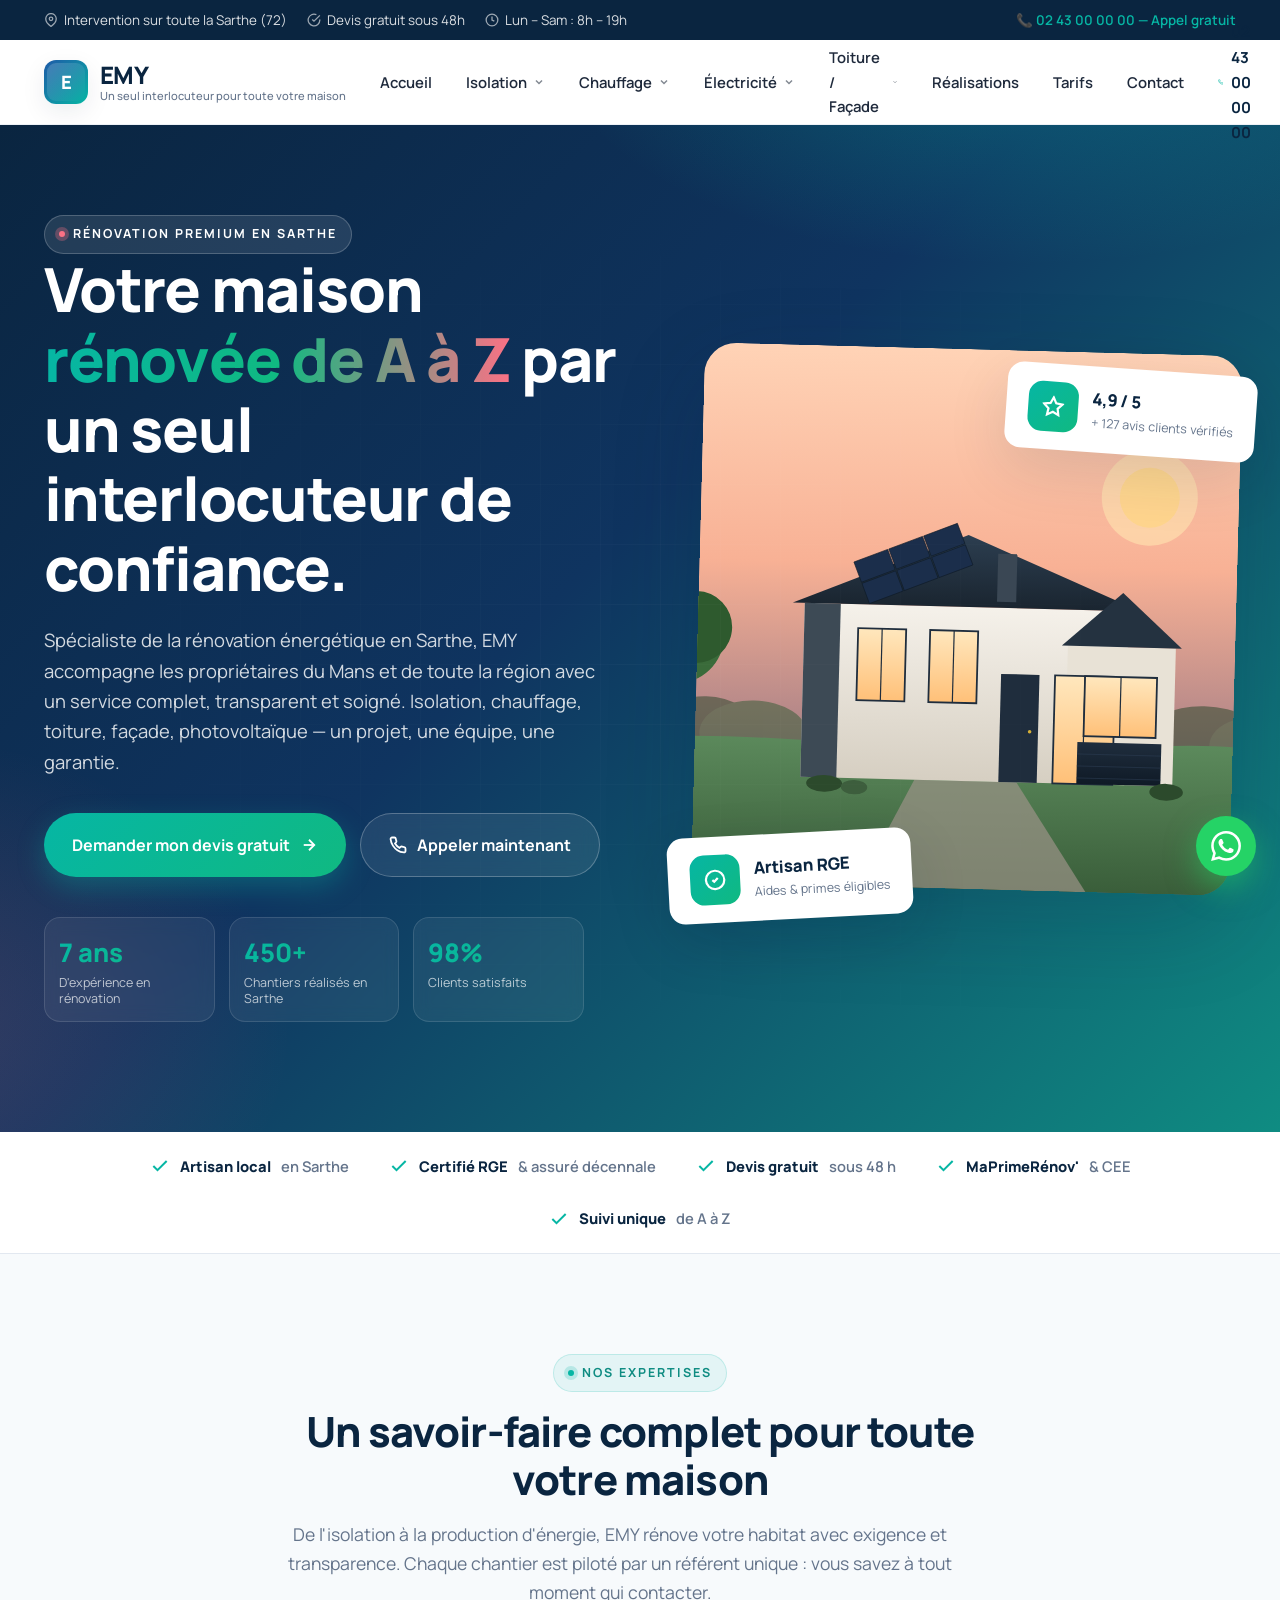
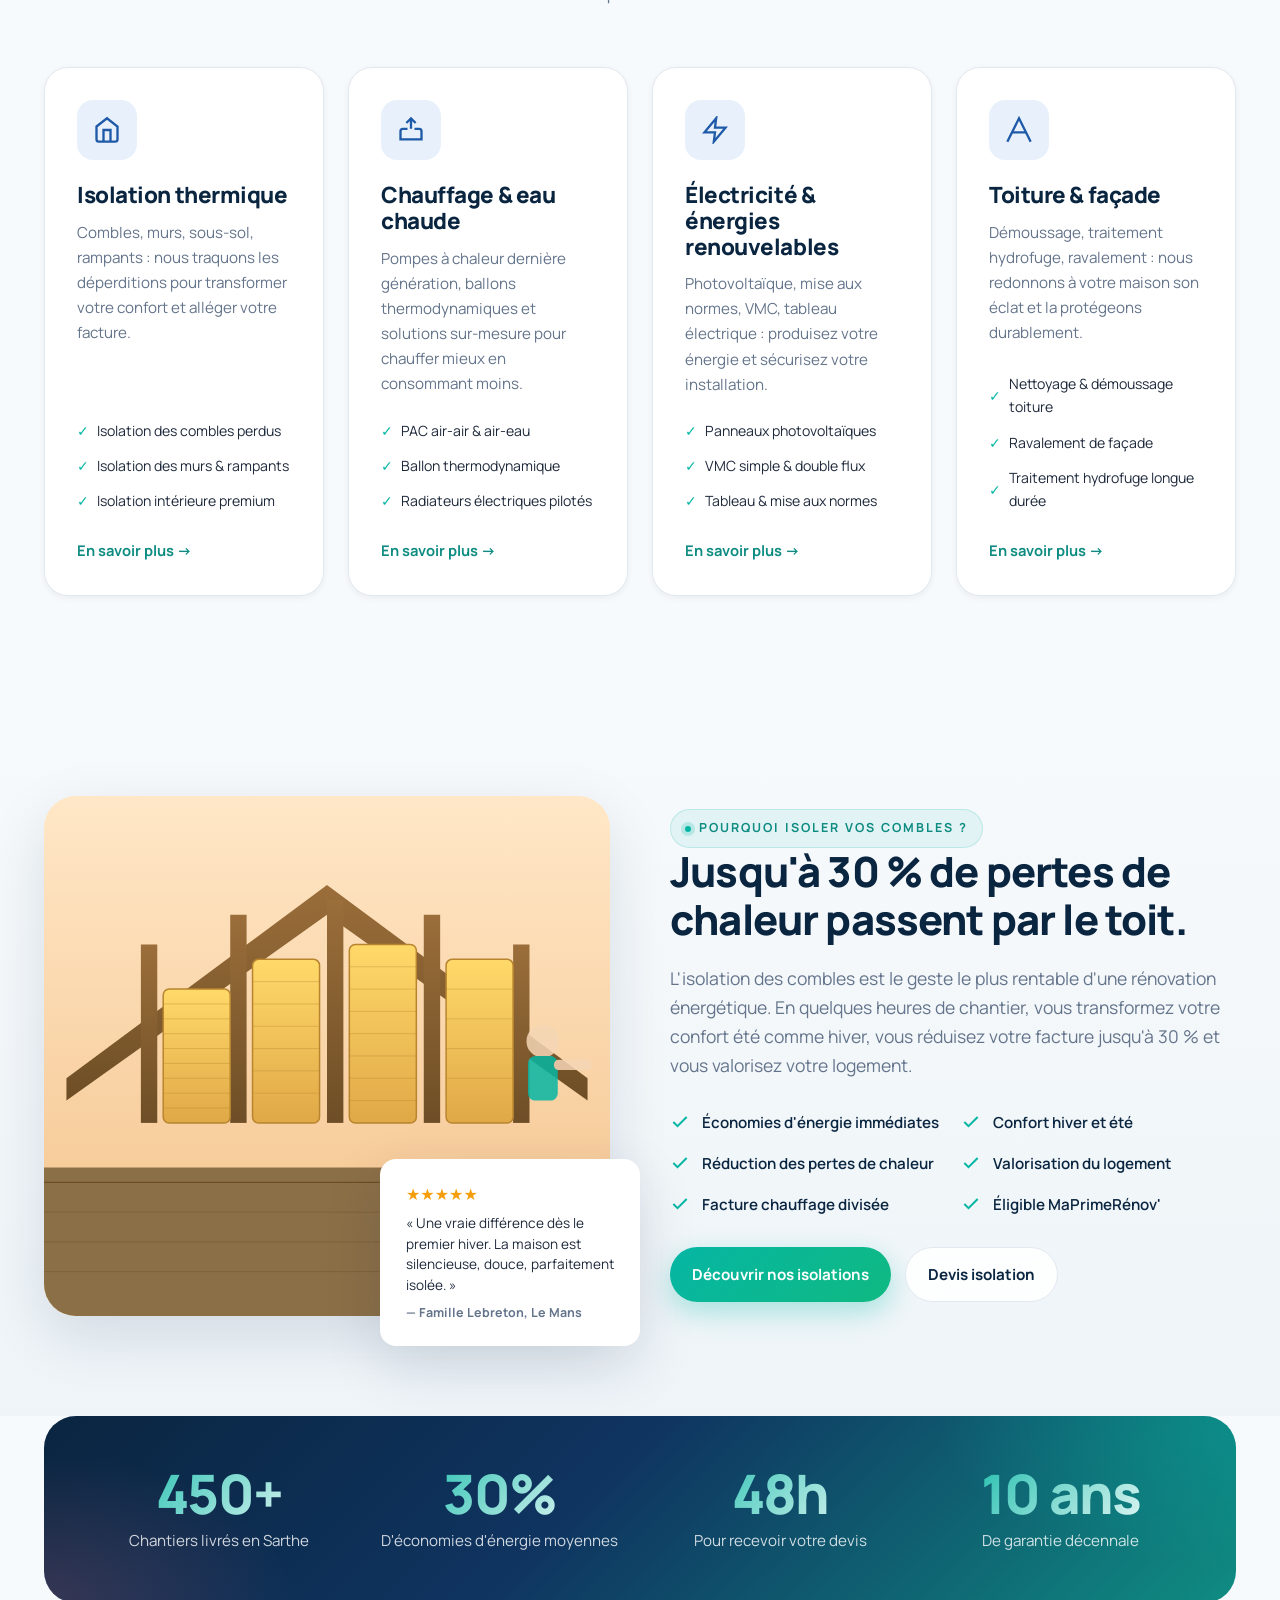
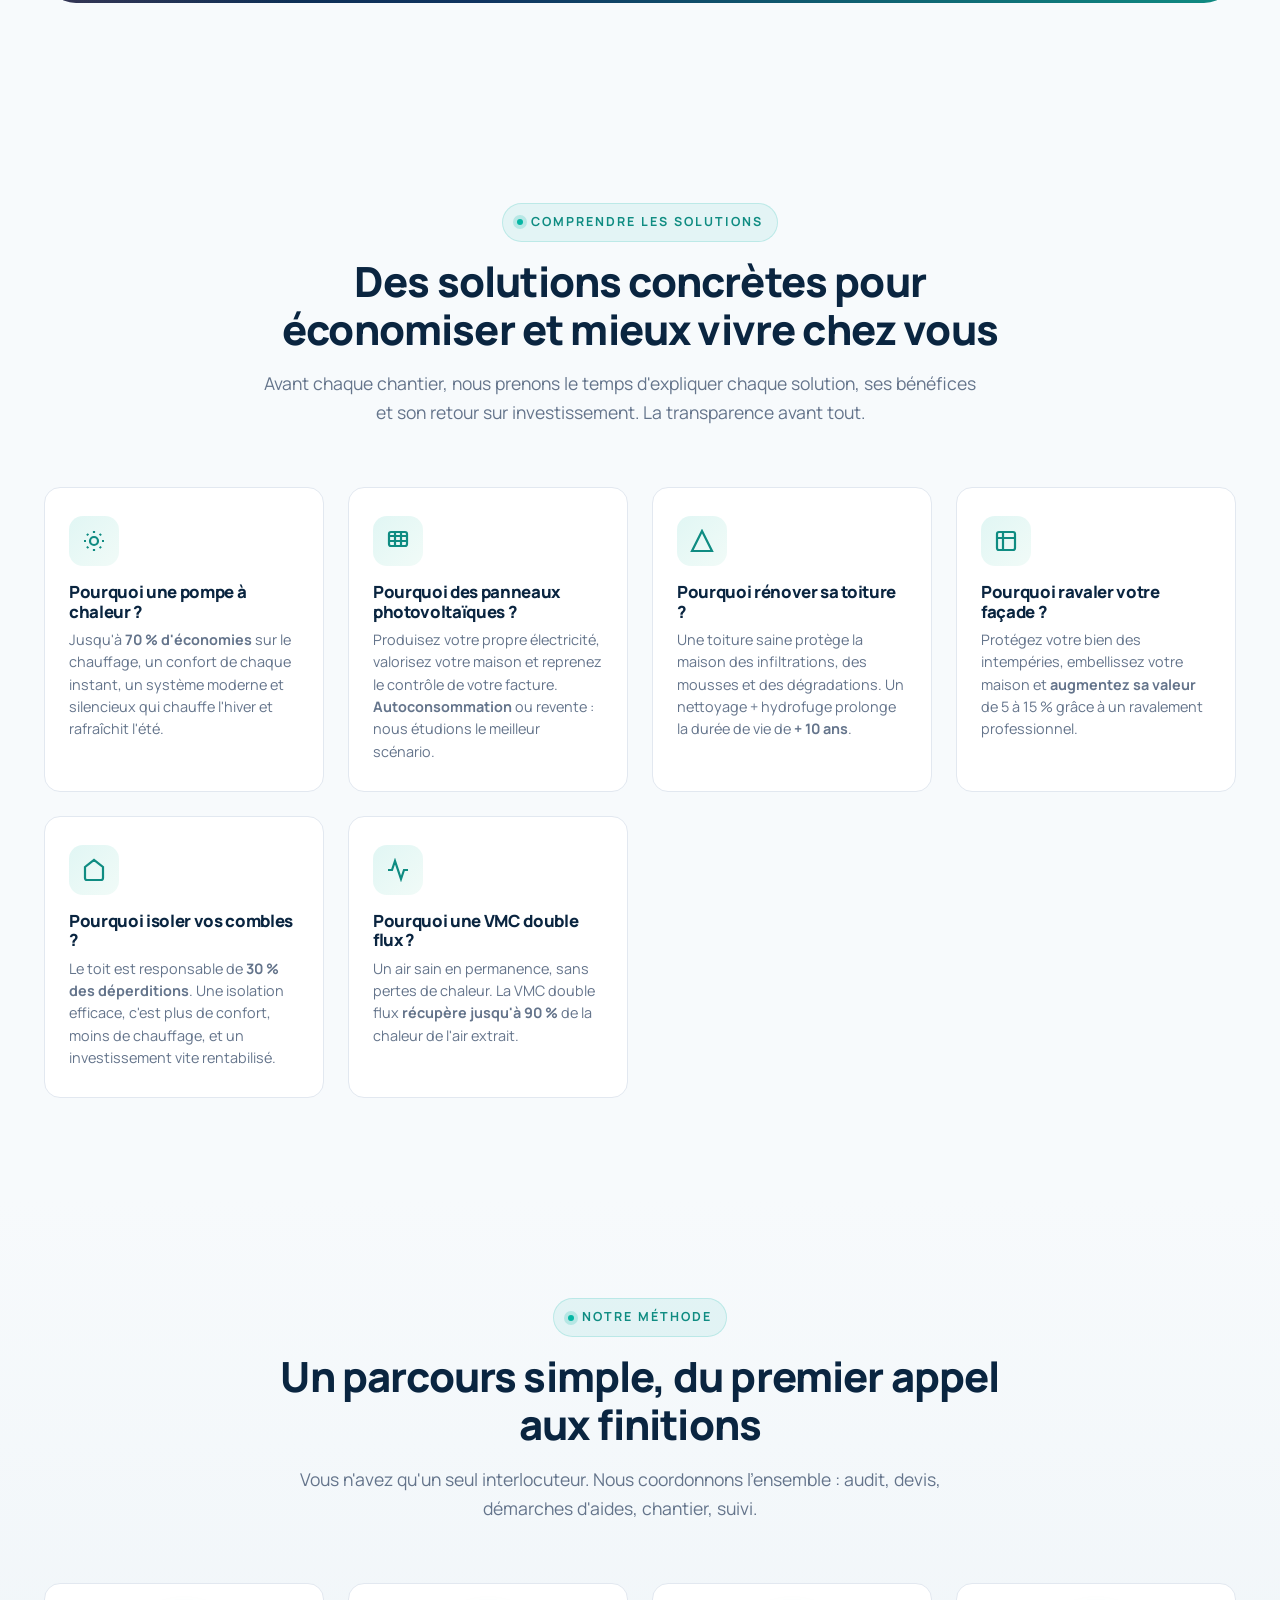
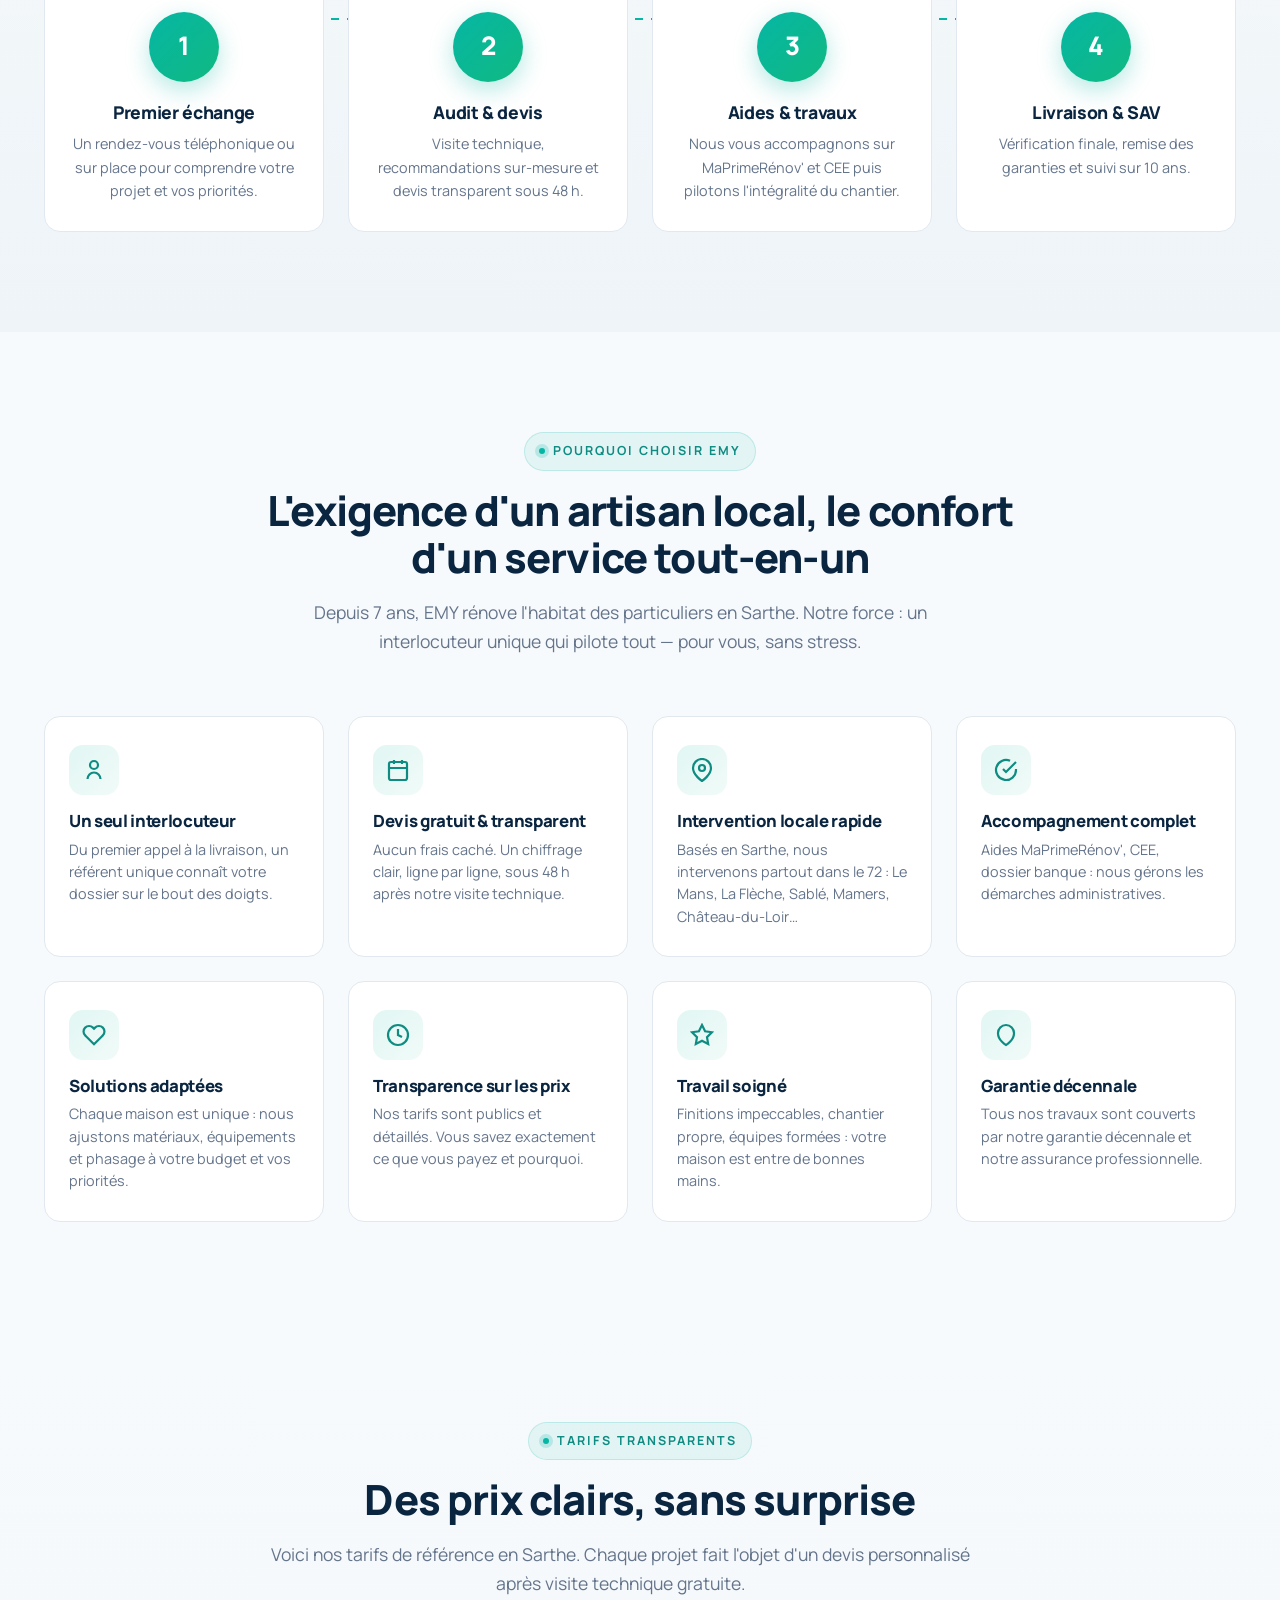
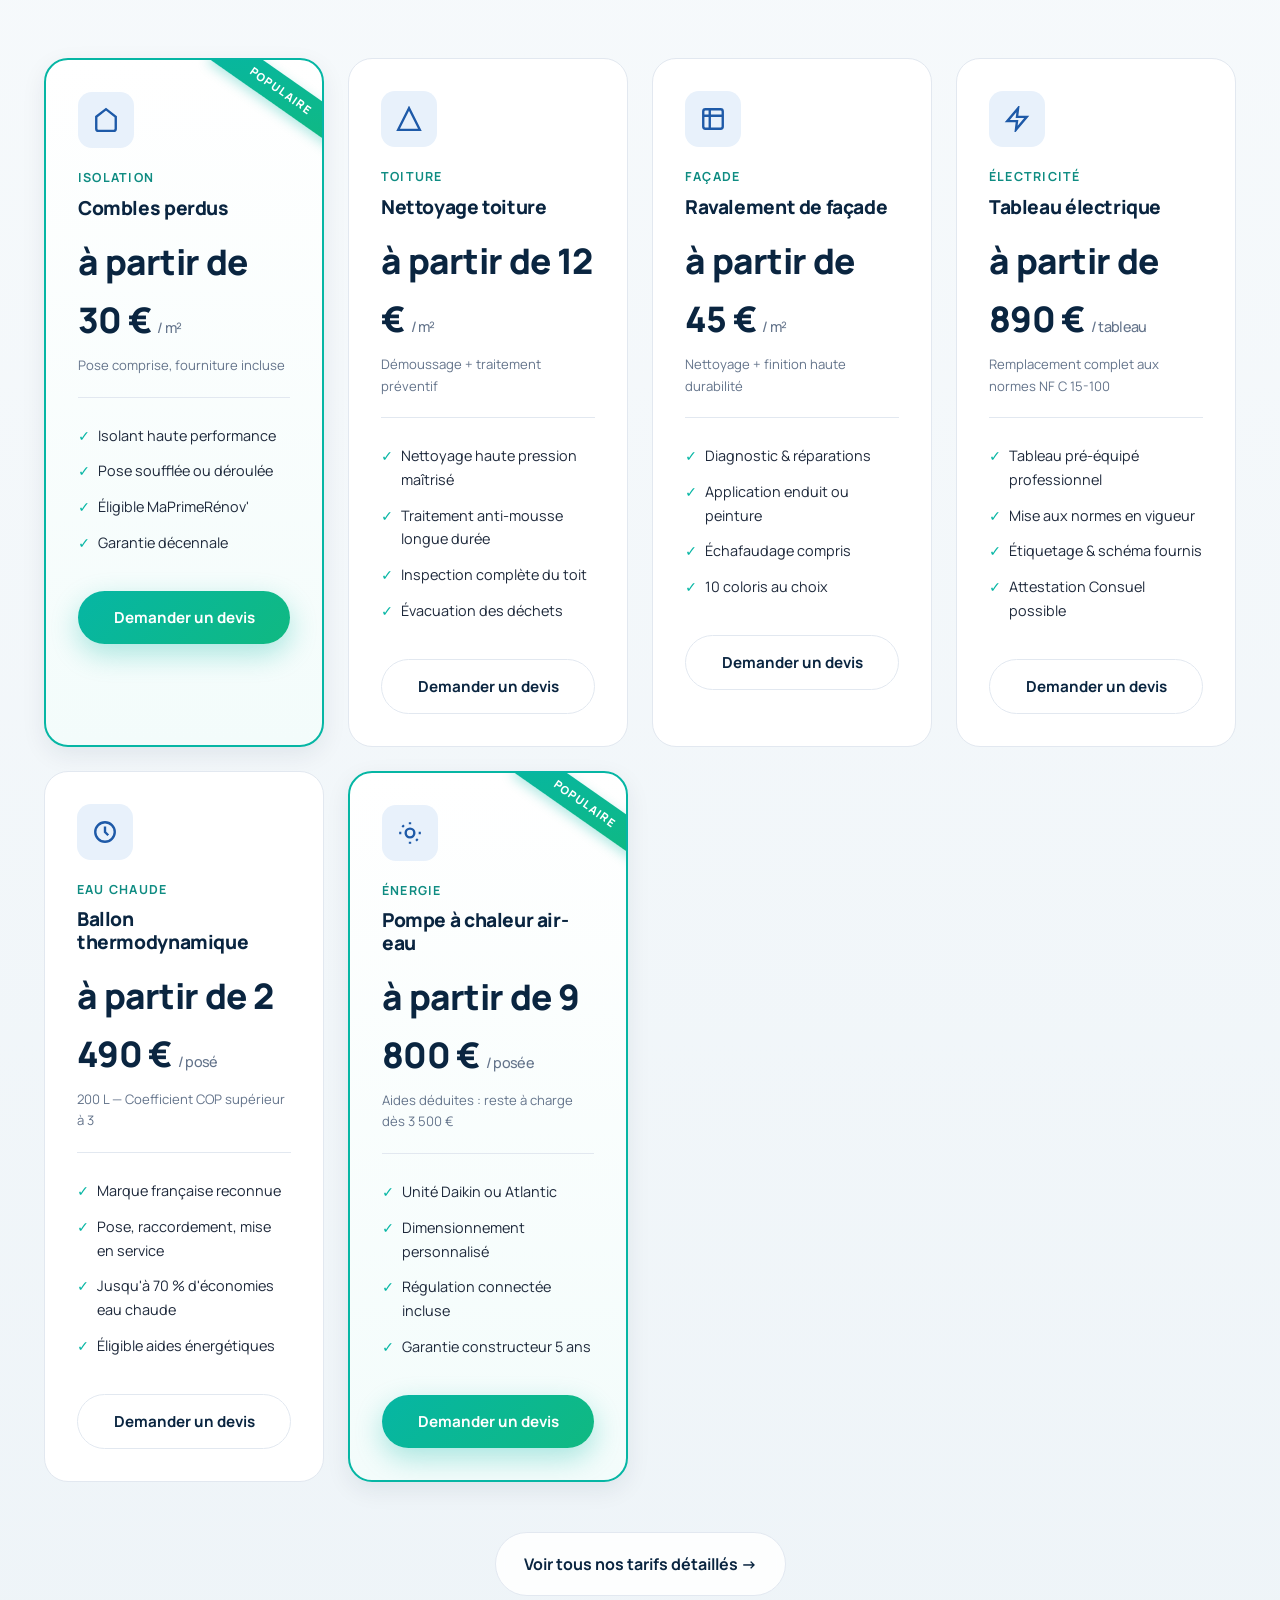
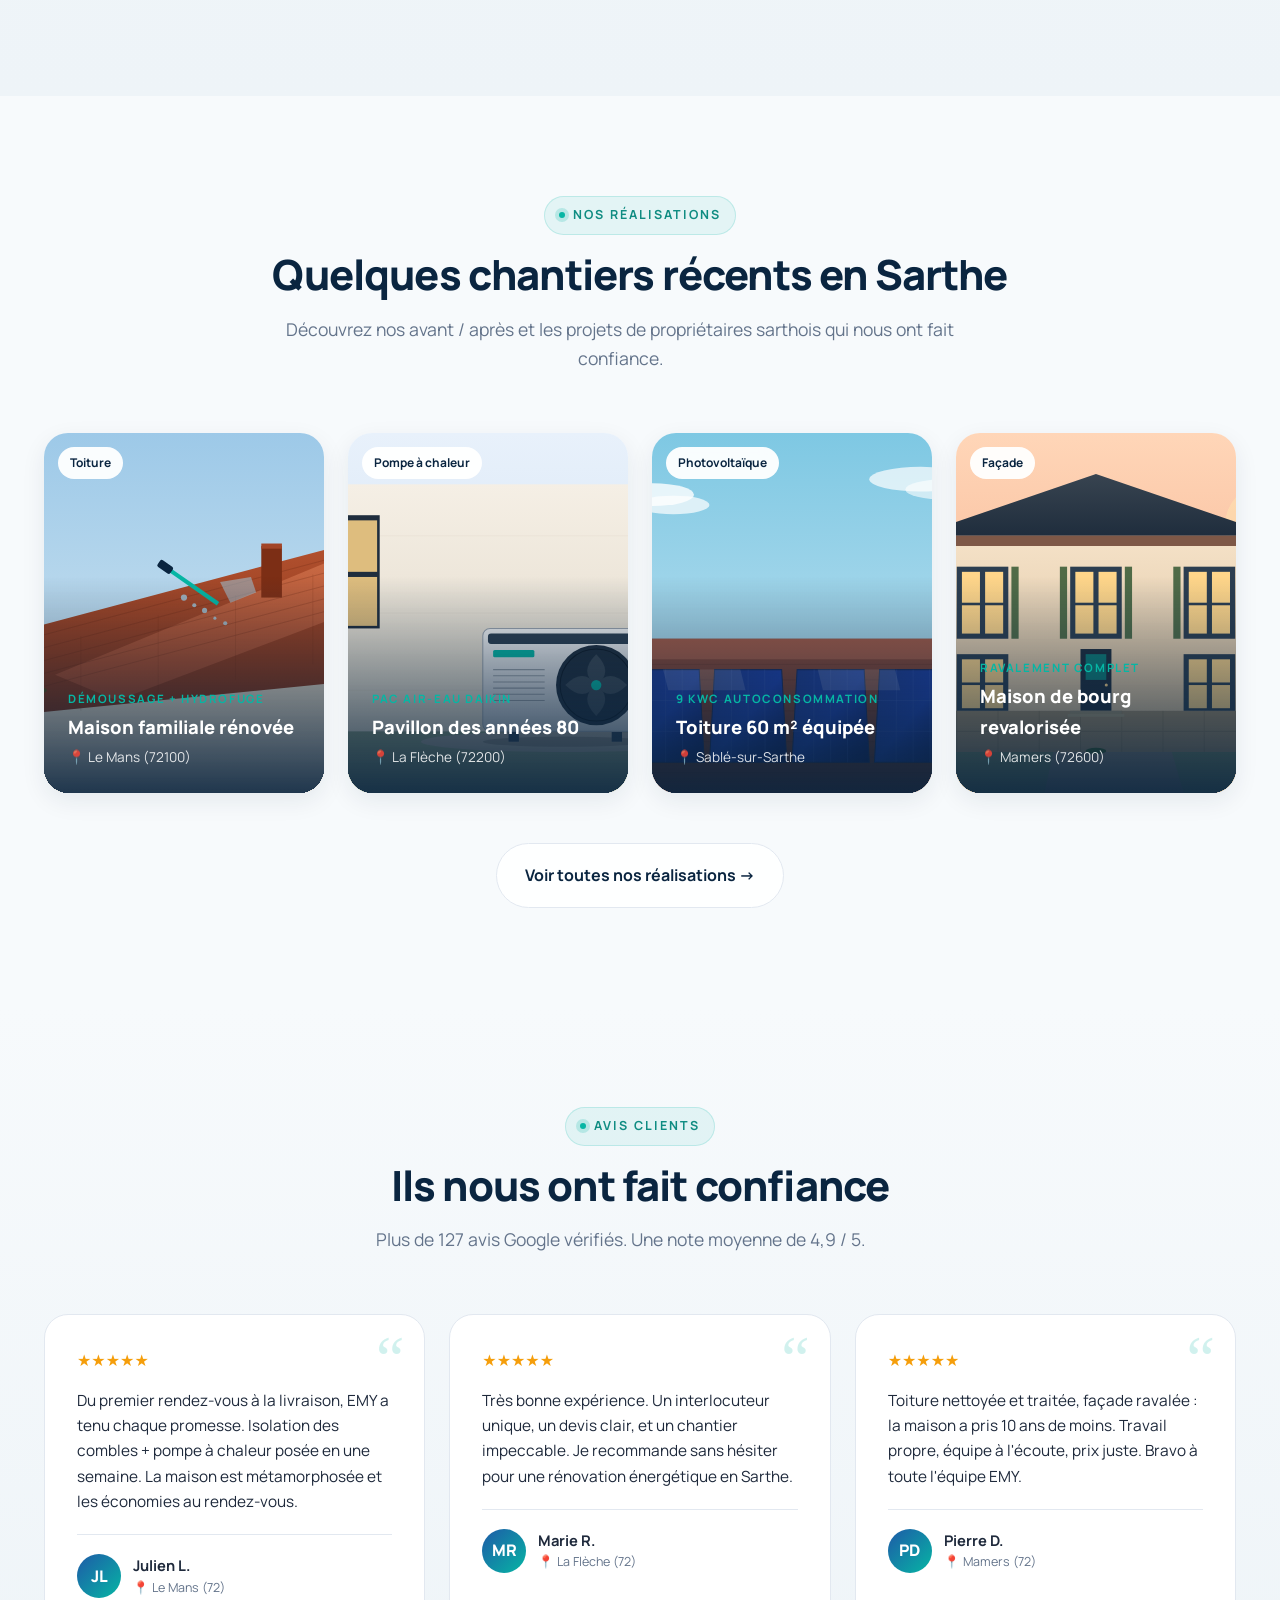
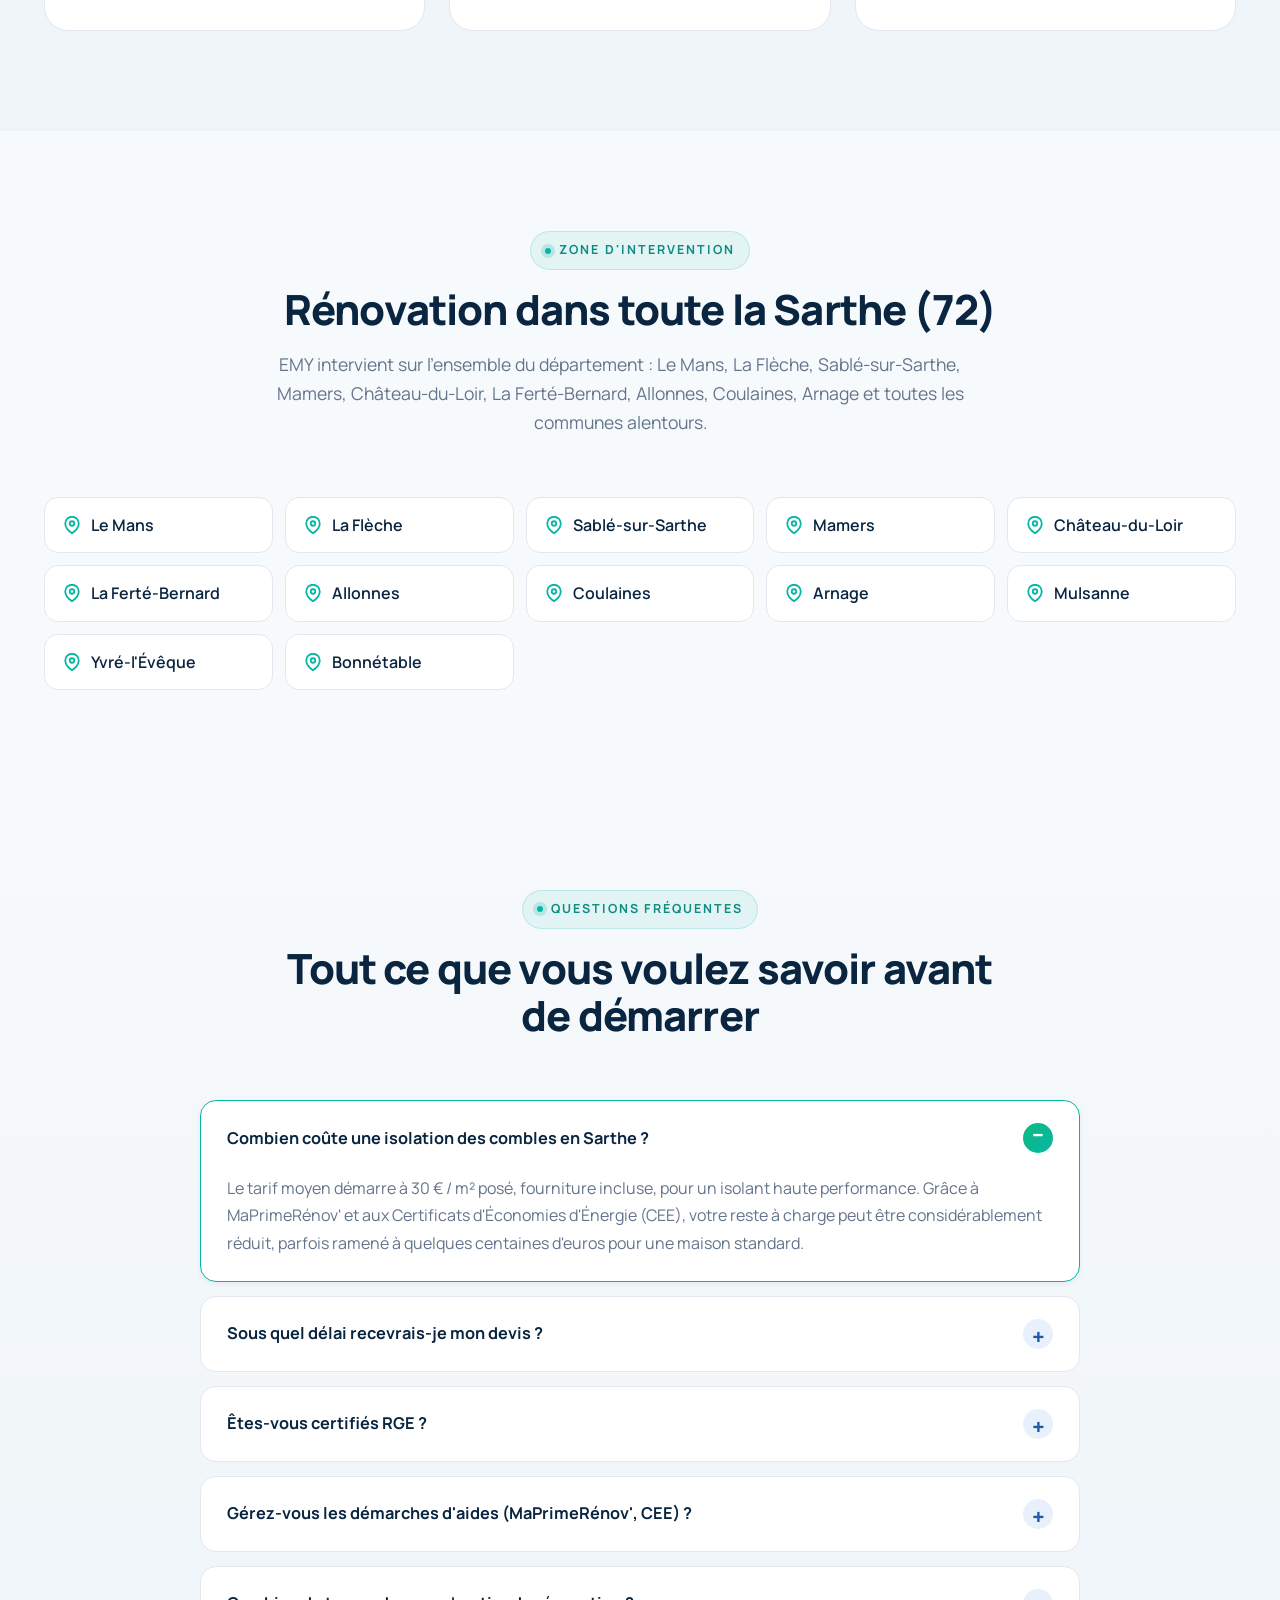
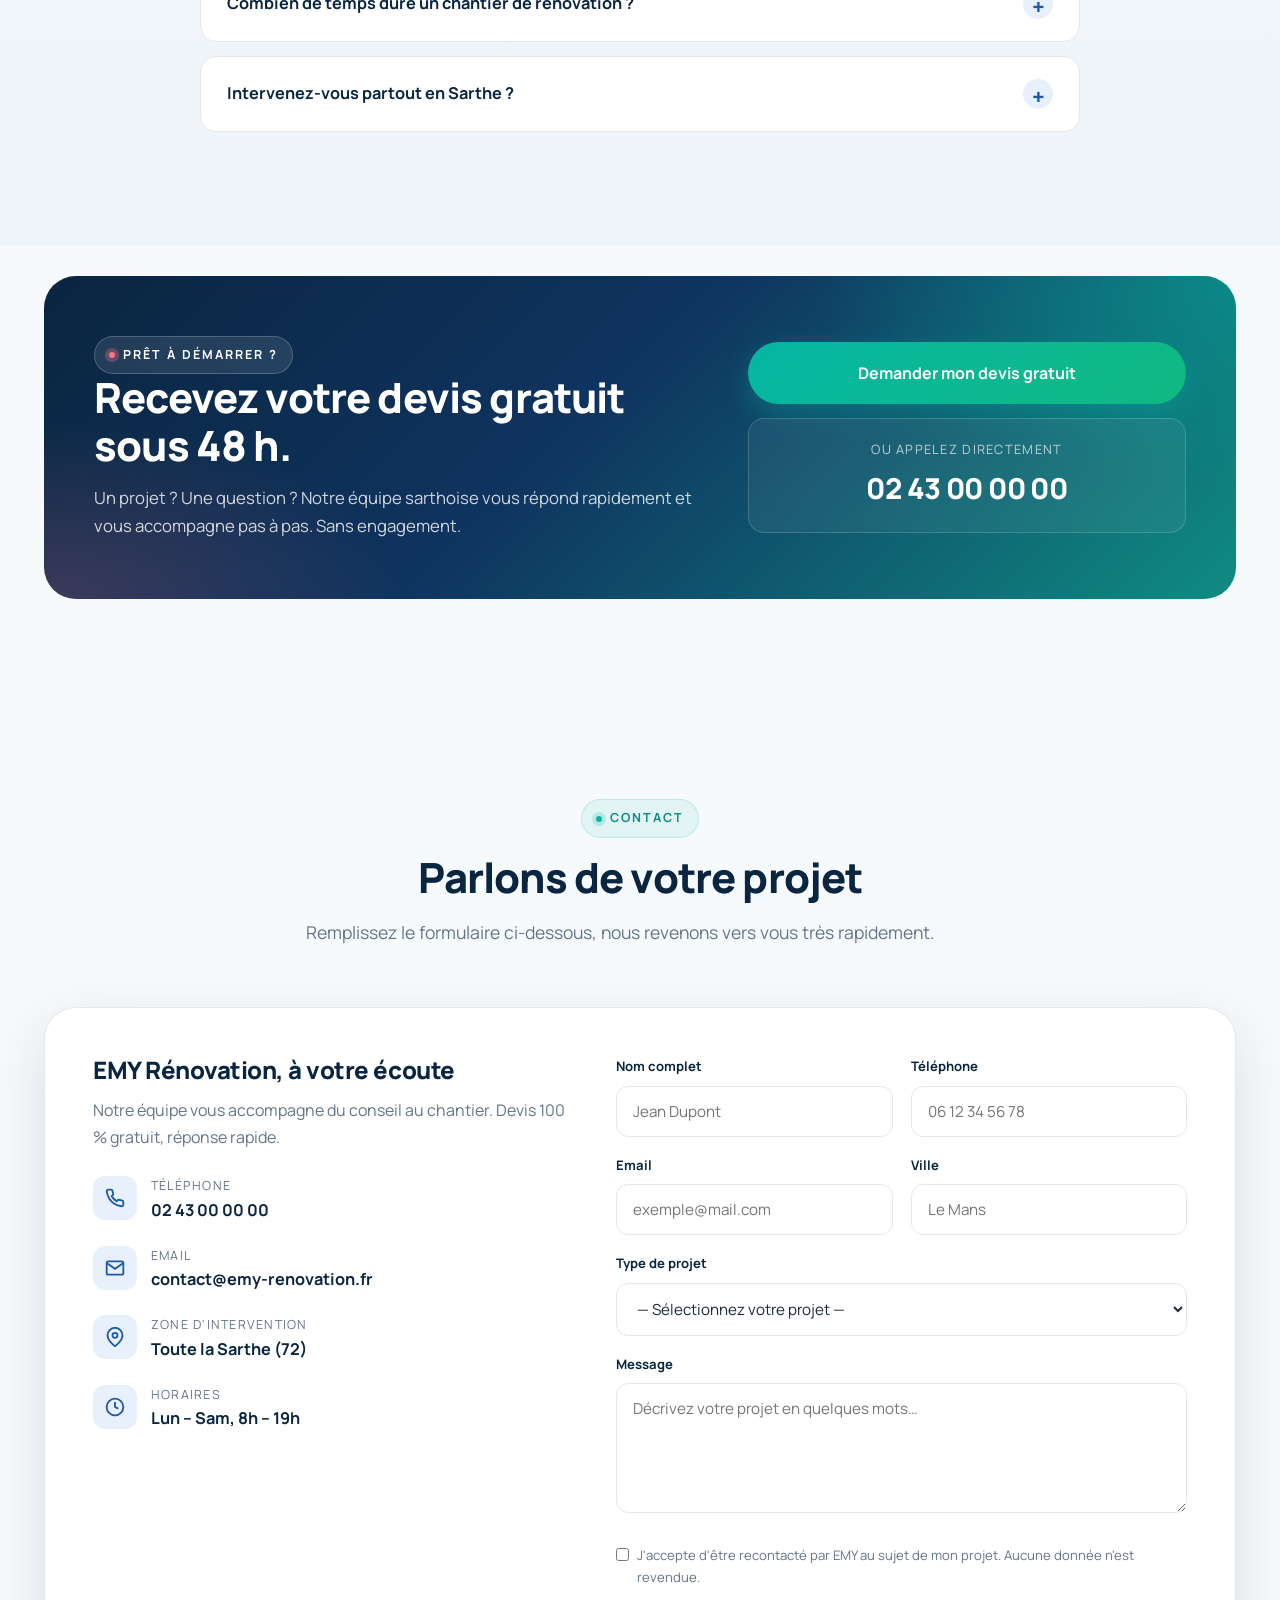
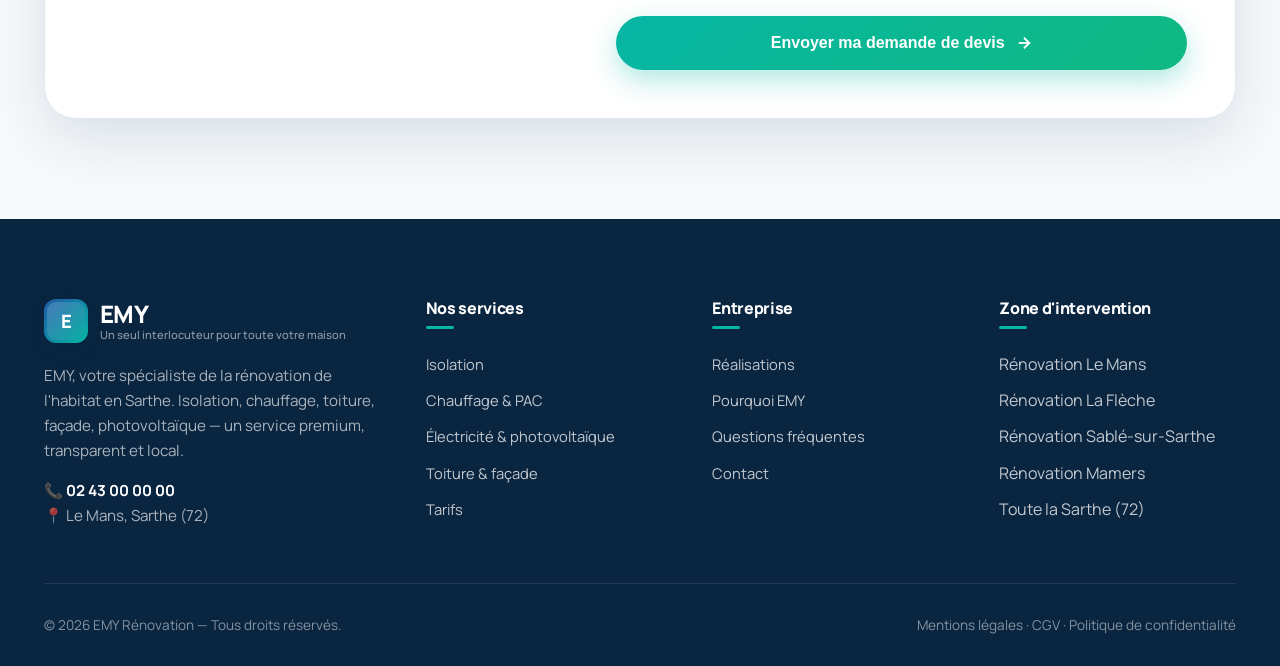
<file: index.html>
<!DOCTYPE html>
<html lang="fr">
<head>
  <meta charset="UTF-8" />
  <meta name="viewport" content="width=device-width, initial-scale=1.0" />
  <title>EMY — Rénovation de l'habitat en Sarthe | Isolation, Toiture, Pompe à chaleur, Photovoltaïque</title>
  <meta name="description" content="EMY, votre spécialiste rénovation énergétique en Sarthe (Le Mans). Un seul interlocuteur pour toute votre maison : isolation, toiture, façade, pompe à chaleur, panneaux solaires. Devis gratuit." />
  <meta name="keywords" content="rénovation Sarthe, rénovation Le Mans, isolation Sarthe, toiture Sarthe, façade Sarthe, pompe à chaleur Sarthe, panneaux photovoltaïques Sarthe, artisan rénovation Sarthe, rénovation énergétique Sarthe" />
  <meta property="og:title" content="EMY — Rénovation premium en Sarthe" />
  <meta property="og:description" content="Un seul interlocuteur pour toute votre maison. Isolation, toiture, pompe à chaleur, photovoltaïque." />
  <meta property="og:type" content="website" />
  <link rel="preconnect" href="https://fonts.googleapis.com" />
  <link rel="preconnect" href="https://fonts.gstatic.com" crossorigin />
  <link href="https://fonts.googleapis.com/css2?family=Manrope:wght@400;500;600;700;800;900&display=swap" rel="stylesheet" />
  <link rel="stylesheet" href="assets/css/style.css" />
  <link rel="icon" type="image/svg+xml" href="data:image/svg+xml,%3Csvg xmlns='http://www.w3.org/2000/svg' viewBox='0 0 100 100'%3E%3Crect rx='22' width='100' height='100' fill='%230A2540'/%3E%3Ctext x='50' y='66' font-size='52' font-weight='900' fill='%2306B6A4' text-anchor='middle' font-family='Arial'%3EE%3C/text%3E%3C/svg%3E" />
  <script type="application/ld+json">
  {
    "@context": "https://schema.org",
    "@type": "LocalBusiness",
    "name": "EMY Rénovation",
    "image": "https://images.unsplash.com/photo-1486325212027-8081e485255e?w=1200",
    "description": "Entreprise de rénovation de l'habitat en Sarthe. Un seul interlocuteur pour toute votre maison.",
    "telephone": "+33-2-43-00-00-00",
    "priceRange": "€€",
    "address": {
      "@type": "PostalAddress",
      "addressLocality": "Le Mans",
      "addressRegion": "Sarthe",
      "postalCode": "72000",
      "addressCountry": "FR"
    },
    "areaServed": "Sarthe",
    "aggregateRating": {
      "@type": "AggregateRating",
      "ratingValue": "4.9",
      "reviewCount": "127"
    }
  }
  </script>
</head>
<body>

<!-- ============ TOP BAR ============ -->
<div class="topbar">
  <div class="container topbar__inner">
    <div class="topbar__left">
      <span class="topbar__item">
        <svg width="14" height="14" viewBox="0 0 24 24" fill="none" stroke="currentColor" stroke-width="2.2"><path d="M21 10c0 7-9 13-9 13s-9-6-9-13a9 9 0 1 1 18 0z"/><circle cx="12" cy="10" r="3"/></svg>
        Intervention sur toute la Sarthe (72)
      </span>
      <span class="topbar__item">
        <svg width="14" height="14" viewBox="0 0 24 24" fill="none" stroke="currentColor" stroke-width="2.2"><path d="M22 11.08V12a10 10 0 1 1-5.93-9.14"/><polyline points="22 4 12 14.01 9 11.01"/></svg>
        Devis gratuit sous 48h
      </span>
      <span class="topbar__item">
        <svg width="14" height="14" viewBox="0 0 24 24" fill="none" stroke="currentColor" stroke-width="2.2"><circle cx="12" cy="12" r="10"/><polyline points="12 6 12 12 16 14"/></svg>
        Lun – Sam : 8h – 19h
      </span>
    </div>
    <div class="topbar__right">
      <a href="tel:+33243000000">📞 02 43 00 00 00 — Appel gratuit</a>
    </div>
  </div>
</div>

<!-- ============ HEADER ============ -->
<header class="header">
  <div class="container header__inner">
    <a href="index.html" class="logo">
      <span class="logo__mark">E</span>
      <span class="logo__text">
        EMY
        <small class="logo__slogan">Un seul interlocuteur pour toute votre maison</small>
      </span>
    </a>

    <nav class="nav" aria-label="Menu principal">
      <div class="nav__item"><a class="nav__link" href="index.html">Accueil</a></div>

      <div class="nav__item">
        <a class="nav__link" href="pages/isolation.html">Isolation
          <svg viewBox="0 0 24 24" fill="none" stroke="currentColor" stroke-width="3"><polyline points="6 9 12 15 18 9"/></svg>
        </a>
        <div class="submenu">
          <a href="pages/isolation.html#combles">Isolation des combles perdus</a>
          <a href="pages/isolation.html#sous-sol">Isolation sous-sol</a>
          <a href="pages/isolation.html#murs">Isolation des murs</a>
          <a href="pages/isolation.html#rampants">Isolation rampants</a>
          <a href="pages/isolation.html#interieure">Isolation intérieure</a>
        </div>
      </div>

      <div class="nav__item">
        <a class="nav__link" href="pages/chauffage.html">Chauffage
          <svg viewBox="0 0 24 24" fill="none" stroke="currentColor" stroke-width="3"><polyline points="6 9 12 15 18 9"/></svg>
        </a>
        <div class="submenu">
          <a href="pages/chauffage.html#pac-air-air">Pompe à chaleur air-air</a>
          <a href="pages/chauffage.html#pac-air-eau">Pompe à chaleur air-eau</a>
          <a href="pages/chauffage.html#ballon-thermo">Ballon thermodynamique</a>
          <a href="pages/chauffage.html#ballon-classique">Ballon classique</a>
          <a href="pages/chauffage.html#radiateurs">Radiateurs électriques</a>
        </div>
      </div>

      <div class="nav__item">
        <a class="nav__link" href="pages/electricite.html">Électricité
          <svg viewBox="0 0 24 24" fill="none" stroke="currentColor" stroke-width="3"><polyline points="6 9 12 15 18 9"/></svg>
        </a>
        <div class="submenu">
          <a href="pages/electricite.html#photovoltaique">Panneaux photovoltaïques</a>
          <a href="pages/electricite.html#tableau">Tableau électrique</a>
          <a href="pages/electricite.html#vmc-simple">Ventilation simple flux</a>
          <a href="pages/electricite.html#vmc-double">Ventilation double flux</a>
          <a href="pages/electricite.html#normes">Mise aux normes électriques</a>
        </div>
      </div>

      <div class="nav__item">
        <a class="nav__link" href="pages/toiture.html">Toiture / Façade
          <svg viewBox="0 0 24 24" fill="none" stroke="currentColor" stroke-width="3"><polyline points="6 9 12 15 18 9"/></svg>
        </a>
        <div class="submenu">
          <a href="pages/toiture.html#nettoyage-toiture">Nettoyage toiture</a>
          <a href="pages/toiture.html#traitement-toiture">Traitement toiture</a>
          <a href="pages/toiture.html#demoussage">Démoussage toiture</a>
          <a href="pages/toiture.html#ravalement">Ravalement façade</a>
          <a href="pages/toiture.html#nettoyage-facade">Nettoyage façade</a>
          <a href="pages/toiture.html#hydrofuge">Hydrofuge façade</a>
        </div>
      </div>

      <div class="nav__item"><a class="nav__link" href="pages/realisations.html">Réalisations</a></div>
      <div class="nav__item"><a class="nav__link" href="pages/tarifs.html">Tarifs</a></div>
      <div class="nav__item"><a class="nav__link" href="pages/contact.html">Contact</a></div>
    </nav>

    <div class="header__cta">
      <a class="header__phone" href="tel:+33243000000">
        <svg width="18" height="18" viewBox="0 0 24 24" fill="none" stroke="currentColor" stroke-width="2.4"><path d="M22 16.92v3a2 2 0 0 1-2.18 2 19.79 19.79 0 0 1-8.63-3.07 19.5 19.5 0 0 1-6-6 19.79 19.79 0 0 1-3.07-8.67A2 2 0 0 1 4.11 2h3a2 2 0 0 1 2 1.72 12.84 12.84 0 0 0 .7 2.81 2 2 0 0 1-.45 2.11L8.09 9.91a16 16 0 0 0 6 6l1.27-1.27a2 2 0 0 1 2.11-.45 12.84 12.84 0 0 0 2.81.7A2 2 0 0 1 22 16.92z"/></svg>
        <span>02 43 00 00 00</span>
      </a>
      <a href="pages/contact.html#rappel" class="btn btn--outline btn--sm">Être rappelé</a>
      <a href="pages/contact.html" class="btn btn--primary btn--sm">Demander un devis</a>
      <button class="nav-toggle" aria-label="Ouvrir le menu"><span></span></button>
    </div>
  </div>
</header>

<!-- ============ HERO ============ -->
<section class="hero">
  <div class="container hero__inner">
    <div class="hero__content">
      <span class="eyebrow hero__eyebrow">Rénovation premium en Sarthe</span>
      <h1>Votre maison <span>rénovée de A à Z</span> par un seul interlocuteur de confiance.</h1>
      <p class="hero__sub">Spécialiste de la rénovation énergétique en Sarthe, EMY accompagne les propriétaires du Mans et de toute la région avec un service complet, transparent et soigné. Isolation, chauffage, toiture, façade, photovoltaïque — un projet, une équipe, une garantie.</p>
      <div class="hero__cta">
        <a href="pages/contact.html" class="btn btn--primary btn--lg">
          Demander mon devis gratuit
          <svg width="18" height="18" viewBox="0 0 24 24" fill="none" stroke="currentColor" stroke-width="2.4"><line x1="5" y1="12" x2="19" y2="12"/><polyline points="12 5 19 12 12 19"/></svg>
        </a>
        <a href="tel:+33243000000" class="btn btn--ghost btn--lg">
          <svg width="18" height="18" viewBox="0 0 24 24" fill="none" stroke="currentColor" stroke-width="2.4"><path d="M22 16.92v3a2 2 0 0 1-2.18 2 19.79 19.79 0 0 1-8.63-3.07 19.5 19.5 0 0 1-6-6 19.79 19.79 0 0 1-3.07-8.67A2 2 0 0 1 4.11 2h3a2 2 0 0 1 2 1.72 12.84 12.84 0 0 0 .7 2.81 2 2 0 0 1-.45 2.11L8.09 9.91a16 16 0 0 0 6 6l1.27-1.27a2 2 0 0 1 2.11-.45 12.84 12.84 0 0 0 2.81.7A2 2 0 0 1 22 16.92z"/></svg>
          Appeler maintenant
        </a>
      </div>
      <div class="hero__trust">
        <div class="hero__trust-item">
          <div class="hero__trust-num" data-counter="7" data-suffix=" ans">0</div>
          <div class="hero__trust-lbl">D'expérience en rénovation</div>
        </div>
        <div class="hero__trust-item">
          <div class="hero__trust-num" data-counter="450" data-suffix="+">0</div>
          <div class="hero__trust-lbl">Chantiers réalisés en Sarthe</div>
        </div>
        <div class="hero__trust-item">
          <div class="hero__trust-num" data-counter="98" data-suffix="%">0</div>
          <div class="hero__trust-lbl">Clients satisfaits</div>
        </div>
      </div>
    </div>

    <div class="hero__visual">
      <div class="hero__img">
        <img src="assets/img/hero-house.svg" alt="Maison moderne rénovée en Sarthe" />
      </div>
      <div class="hero__badge hero__badge--top">
        <div class="hero__badge-icon">
          <svg width="22" height="22" viewBox="0 0 24 24" fill="none" stroke="currentColor" stroke-width="2.4"><polygon points="12 2 15.09 8.26 22 9.27 17 14.14 18.18 21.02 12 17.77 5.82 21.02 7 14.14 2 9.27 8.91 8.26 12 2"/></svg>
        </div>
        <div>
          <div class="hero__badge-title">4,9 / 5</div>
          <div class="hero__badge-sub">+ 127 avis clients vérifiés</div>
        </div>
      </div>
      <div class="hero__badge">
        <div class="hero__badge-icon">
          <svg width="22" height="22" viewBox="0 0 24 24" fill="none" stroke="currentColor" stroke-width="2.4"><path d="M9 12l2 2 4-4"/><circle cx="12" cy="12" r="10"/></svg>
        </div>
        <div>
          <div class="hero__badge-title">Artisan RGE</div>
          <div class="hero__badge-sub">Aides & primes éligibles</div>
        </div>
      </div>
    </div>
  </div>
</section>

<!-- ============ STRIP ============ -->
<section class="strip">
  <div class="container strip__inner">
    <div class="strip__item"><svg width="20" height="20" viewBox="0 0 24 24" fill="none" stroke="currentColor" stroke-width="2.4"><polyline points="20 6 9 17 4 12"/></svg><b>Artisan local</b> en Sarthe</div>
    <div class="strip__item"><svg width="20" height="20" viewBox="0 0 24 24" fill="none" stroke="currentColor" stroke-width="2.4"><polyline points="20 6 9 17 4 12"/></svg><b>Certifié RGE</b> & assuré décennale</div>
    <div class="strip__item"><svg width="20" height="20" viewBox="0 0 24 24" fill="none" stroke="currentColor" stroke-width="2.4"><polyline points="20 6 9 17 4 12"/></svg><b>Devis gratuit</b> sous 48 h</div>
    <div class="strip__item"><svg width="20" height="20" viewBox="0 0 24 24" fill="none" stroke="currentColor" stroke-width="2.4"><polyline points="20 6 9 17 4 12"/></svg><b>MaPrimeRénov'</b> & CEE</div>
    <div class="strip__item"><svg width="20" height="20" viewBox="0 0 24 24" fill="none" stroke="currentColor" stroke-width="2.4"><polyline points="20 6 9 17 4 12"/></svg><b>Suivi unique</b> de A à Z</div>
  </div>
</section>

<!-- ============ SERVICES ============ -->
<section class="section" id="services">
  <div class="container">
    <div class="section__head reveal">
      <span class="eyebrow">Nos expertises</span>
      <h2>Un savoir-faire complet pour toute votre maison</h2>
      <p class="lead">De l'isolation à la production d'énergie, EMY rénove votre habitat avec exigence et transparence. Chaque chantier est piloté par un référent unique : vous savez à tout moment qui contacter.</p>
    </div>

    <div class="services">
      <div class="service-card reveal">
        <div class="service-card__icon">
          <svg width="28" height="28" viewBox="0 0 24 24" fill="none" stroke="currentColor" stroke-width="2"><path d="M3 9l9-7 9 7v11a2 2 0 0 1-2 2H5a2 2 0 0 1-2-2z"/><polyline points="9 22 9 12 15 12 15 22"/></svg>
        </div>
        <h3>Isolation thermique</h3>
        <p>Combles, murs, sous-sol, rampants : nous traquons les déperditions pour transformer votre confort et alléger votre facture.</p>
        <ul>
          <li>Isolation des combles perdus</li>
          <li>Isolation des murs & rampants</li>
          <li>Isolation intérieure premium</li>
        </ul>
        <a href="pages/isolation.html" class="service-card__link">En savoir plus →</a>
      </div>

      <div class="service-card reveal">
        <div class="service-card__icon">
          <svg width="28" height="28" viewBox="0 0 24 24" fill="none" stroke="currentColor" stroke-width="2"><path d="M9 11H5a2 2 0 0 0-2 2v7h18v-7a2 2 0 0 0-2-2h-4"/><path d="M12 2v9"/><polyline points="8 6 12 2 16 6"/></svg>
        </div>
        <h3>Chauffage & eau chaude</h3>
        <p>Pompes à chaleur dernière génération, ballons thermodynamiques et solutions sur-mesure pour chauffer mieux en consommant moins.</p>
        <ul>
          <li>PAC air-air & air-eau</li>
          <li>Ballon thermodynamique</li>
          <li>Radiateurs électriques pilotés</li>
        </ul>
        <a href="pages/chauffage.html" class="service-card__link">En savoir plus →</a>
      </div>

      <div class="service-card reveal">
        <div class="service-card__icon">
          <svg width="28" height="28" viewBox="0 0 24 24" fill="none" stroke="currentColor" stroke-width="2"><path d="M13 2L3 14h9l-1 8 10-12h-9l1-8z"/></svg>
        </div>
        <h3>Électricité & énergies renouvelables</h3>
        <p>Photovoltaïque, mise aux normes, VMC, tableau électrique : produisez votre énergie et sécurisez votre installation.</p>
        <ul>
          <li>Panneaux photovoltaïques</li>
          <li>VMC simple & double flux</li>
          <li>Tableau & mise aux normes</li>
        </ul>
        <a href="pages/electricite.html" class="service-card__link">En savoir plus →</a>
      </div>

      <div class="service-card reveal">
        <div class="service-card__icon">
          <svg width="28" height="28" viewBox="0 0 24 24" fill="none" stroke="currentColor" stroke-width="2"><path d="M2 22l10-20 10 20"/><path d="M6 14h12"/></svg>
        </div>
        <h3>Toiture & façade</h3>
        <p>Démoussage, traitement hydrofuge, ravalement : nous redonnons à votre maison son éclat et la protégeons durablement.</p>
        <ul>
          <li>Nettoyage & démoussage toiture</li>
          <li>Ravalement de façade</li>
          <li>Traitement hydrofuge longue durée</li>
        </ul>
        <a href="pages/toiture.html" class="service-card__link">En savoir plus →</a>
      </div>
    </div>
  </div>
</section>

<!-- ============ ISOLATION FOCUS ============ -->
<section class="section section--soft">
  <div class="container">
    <div class="about reveal">
      <div class="about__visual">
        <div class="about__img">
          <img src="assets/img/isolation.svg" alt="Artisan isolant des combles" />
        </div>
        <div class="about__floating">
          <div class="about__floating-stars">★★★★★</div>
          <div class="about__floating-txt">« Une vraie différence dès le premier hiver. La maison est silencieuse, douce, parfaitement isolée. »</div>
          <div class="about__floating-name">— Famille Lebreton, Le Mans</div>
        </div>
      </div>
      <div class="about__content">
        <span class="eyebrow">Pourquoi isoler vos combles ?</span>
        <h2>Jusqu'à 30 % de pertes de chaleur passent par le toit.</h2>
        <p class="lead">L'isolation des combles est le geste le plus rentable d'une rénovation énergétique. En quelques heures de chantier, vous transformez votre confort été comme hiver, vous réduisez votre facture jusqu'à 30 % et vous valorisez votre logement.</p>
        <ul class="about__list">
          <li><svg width="20" height="20" viewBox="0 0 24 24" fill="none" stroke="currentColor" stroke-width="2.4"><polyline points="20 6 9 17 4 12"/></svg> Économies d'énergie immédiates</li>
          <li><svg width="20" height="20" viewBox="0 0 24 24" fill="none" stroke="currentColor" stroke-width="2.4"><polyline points="20 6 9 17 4 12"/></svg> Confort hiver et été</li>
          <li><svg width="20" height="20" viewBox="0 0 24 24" fill="none" stroke="currentColor" stroke-width="2.4"><polyline points="20 6 9 17 4 12"/></svg> Réduction des pertes de chaleur</li>
          <li><svg width="20" height="20" viewBox="0 0 24 24" fill="none" stroke="currentColor" stroke-width="2.4"><polyline points="20 6 9 17 4 12"/></svg> Valorisation du logement</li>
          <li><svg width="20" height="20" viewBox="0 0 24 24" fill="none" stroke="currentColor" stroke-width="2.4"><polyline points="20 6 9 17 4 12"/></svg> Facture chauffage divisée</li>
          <li><svg width="20" height="20" viewBox="0 0 24 24" fill="none" stroke="currentColor" stroke-width="2.4"><polyline points="20 6 9 17 4 12"/></svg> Éligible MaPrimeRénov'</li>
        </ul>
        <div class="hero__cta mt-30">
          <a href="pages/isolation.html" class="btn btn--primary">Découvrir nos isolations</a>
          <a href="pages/contact.html" class="btn btn--outline">Devis isolation</a>
        </div>
      </div>
    </div>
  </div>
</section>

<!-- ============ STATS ============ -->
<section class="section" style="padding-top:0">
  <div class="container">
    <div class="stats reveal">
      <div class="stats__grid">
        <div>
          <div class="stats__num" data-counter="450" data-suffix="+">0</div>
          <div class="stats__lbl">Chantiers livrés en Sarthe</div>
        </div>
        <div>
          <div class="stats__num" data-counter="30" data-suffix="%">0</div>
          <div class="stats__lbl">D'économies d'énergie moyennes</div>
        </div>
        <div>
          <div class="stats__num" data-counter="48" data-suffix="h">0</div>
          <div class="stats__lbl">Pour recevoir votre devis</div>
        </div>
        <div>
          <div class="stats__num" data-counter="10" data-suffix=" ans">0</div>
          <div class="stats__lbl">De garantie décennale</div>
        </div>
      </div>
    </div>
  </div>
</section>

<!-- ============ POMPE A CHALEUR / PHOTOVOLTAIQUE EXPLAINER ============ -->
<section class="section" id="why">
  <div class="container">
    <div class="section__head reveal">
      <span class="eyebrow">Comprendre les solutions</span>
      <h2>Des solutions concrètes pour économiser et mieux vivre chez vous</h2>
      <p class="lead">Avant chaque chantier, nous prenons le temps d'expliquer chaque solution, ses bénéfices et son retour sur investissement. La transparence avant tout.</p>
    </div>

    <div class="why reveal" style="grid-template-columns: repeat(auto-fit, minmax(260px, 1fr));">
      <div class="why-item">
        <div class="why-item__icon">
          <svg width="24" height="24" viewBox="0 0 24 24" fill="none" stroke="currentColor" stroke-width="2.2"><circle cx="12" cy="12" r="4"/><path d="M12 2v2M12 20v2M4.93 4.93l1.41 1.41M17.66 17.66l1.41 1.41M2 12h2M20 12h2M4.93 19.07l1.41-1.41M17.66 6.34l1.41-1.41"/></svg>
        </div>
        <h4>Pourquoi une pompe à chaleur ?</h4>
        <p>Jusqu'à <b>70 % d'économies</b> sur le chauffage, un confort de chaque instant, un système moderne et silencieux qui chauffe l'hiver et rafraîchit l'été.</p>
      </div>

      <div class="why-item">
        <div class="why-item__icon">
          <svg width="24" height="24" viewBox="0 0 24 24" fill="none" stroke="currentColor" stroke-width="2.2"><rect x="3" y="3" width="18" height="14" rx="2"/><path d="M3 7h18M3 12h18M9 3v14M15 3v14"/></svg>
        </div>
        <h4>Pourquoi des panneaux photovoltaïques ?</h4>
        <p>Produisez votre propre électricité, valorisez votre maison et reprenez le contrôle de votre facture. <b>Autoconsommation</b> ou revente : nous étudions le meilleur scénario.</p>
      </div>

      <div class="why-item">
        <div class="why-item__icon">
          <svg width="24" height="24" viewBox="0 0 24 24" fill="none" stroke="currentColor" stroke-width="2.2"><polygon points="12 2 2 22 22 22 12 2"/></svg>
        </div>
        <h4>Pourquoi rénover sa toiture ?</h4>
        <p>Une toiture saine protège la maison des infiltrations, des mousses et des dégradations. Un nettoyage + hydrofuge prolonge la durée de vie de <b>+ 10 ans</b>.</p>
      </div>

      <div class="why-item">
        <div class="why-item__icon">
          <svg width="24" height="24" viewBox="0 0 24 24" fill="none" stroke="currentColor" stroke-width="2.2"><rect x="3" y="3" width="18" height="18" rx="2"/><path d="M3 9h18M9 3v18"/></svg>
        </div>
        <h4>Pourquoi ravaler votre façade ?</h4>
        <p>Protégez votre bien des intempéries, embellissez votre maison et <b>augmentez sa valeur</b> de 5 à 15 % grâce à un ravalement professionnel.</p>
      </div>

      <div class="why-item">
        <div class="why-item__icon">
          <svg width="24" height="24" viewBox="0 0 24 24" fill="none" stroke="currentColor" stroke-width="2.2"><path d="M3 9l9-7 9 7v11a2 2 0 0 1-2 2H5a2 2 0 0 1-2-2z"/></svg>
        </div>
        <h4>Pourquoi isoler vos combles ?</h4>
        <p>Le toit est responsable de <b>30 % des déperditions</b>. Une isolation efficace, c'est plus de confort, moins de chauffage, et un investissement vite rentabilisé.</p>
      </div>

      <div class="why-item">
        <div class="why-item__icon">
          <svg width="24" height="24" viewBox="0 0 24 24" fill="none" stroke="currentColor" stroke-width="2.2"><path d="M22 12h-4l-3 9L9 3l-3 9H2"/></svg>
        </div>
        <h4>Pourquoi une VMC double flux ?</h4>
        <p>Un air sain en permanence, sans pertes de chaleur. La VMC double flux <b>récupère jusqu'à 90 %</b> de la chaleur de l'air extrait.</p>
      </div>
    </div>
  </div>
</section>

<!-- ============ PROCESS ============ -->
<section class="section section--soft">
  <div class="container">
    <div class="section__head reveal">
      <span class="eyebrow">Notre méthode</span>
      <h2>Un parcours simple, du premier appel aux finitions</h2>
      <p class="lead">Vous n'avez qu'un seul interlocuteur. Nous coordonnons l'ensemble : audit, devis, démarches d'aides, chantier, suivi.</p>
    </div>

    <div class="process reveal">
      <div class="step">
        <div class="step__num">1</div>
        <h4>Premier échange</h4>
        <p>Un rendez-vous téléphonique ou sur place pour comprendre votre projet et vos priorités.</p>
      </div>
      <div class="step">
        <div class="step__num">2</div>
        <h4>Audit & devis</h4>
        <p>Visite technique, recommandations sur-mesure et devis transparent sous 48 h.</p>
      </div>
      <div class="step">
        <div class="step__num">3</div>
        <h4>Aides & travaux</h4>
        <p>Nous vous accompagnons sur MaPrimeRénov' et CEE puis pilotons l'intégralité du chantier.</p>
      </div>
      <div class="step">
        <div class="step__num">4</div>
        <h4>Livraison & SAV</h4>
        <p>Vérification finale, remise des garanties et suivi sur 10 ans.</p>
      </div>
    </div>
  </div>
</section>

<!-- ============ POURQUOI EMY ============ -->
<section class="section" id="entreprise">
  <div class="container">
    <div class="section__head reveal">
      <span class="eyebrow">Pourquoi choisir EMY</span>
      <h2>L'exigence d'un artisan local, le confort d'un service tout-en-un</h2>
      <p class="lead">Depuis 7 ans, EMY rénove l'habitat des particuliers en Sarthe. Notre force : un interlocuteur unique qui pilote tout — pour vous, sans stress.</p>
    </div>

    <div class="why reveal">
      <div class="why-item">
        <div class="why-item__icon">
          <svg width="24" height="24" viewBox="0 0 24 24" fill="none" stroke="currentColor" stroke-width="2.2"><circle cx="12" cy="7" r="4"/><path d="M5.5 21a6.5 6.5 0 0 1 13 0"/></svg>
        </div>
        <h4>Un seul interlocuteur</h4>
        <p>Du premier appel à la livraison, un référent unique connaît votre dossier sur le bout des doigts.</p>
      </div>
      <div class="why-item">
        <div class="why-item__icon">
          <svg width="24" height="24" viewBox="0 0 24 24" fill="none" stroke="currentColor" stroke-width="2.2"><rect x="3" y="4" width="18" height="18" rx="2"/><path d="M16 2v4M8 2v4M3 10h18"/></svg>
        </div>
        <h4>Devis gratuit & transparent</h4>
        <p>Aucun frais caché. Un chiffrage clair, ligne par ligne, sous 48 h après notre visite technique.</p>
      </div>
      <div class="why-item">
        <div class="why-item__icon">
          <svg width="24" height="24" viewBox="0 0 24 24" fill="none" stroke="currentColor" stroke-width="2.2"><path d="M21 10c0 7-9 13-9 13s-9-6-9-13a9 9 0 1 1 18 0z"/><circle cx="12" cy="10" r="3"/></svg>
        </div>
        <h4>Intervention locale rapide</h4>
        <p>Basés en Sarthe, nous intervenons partout dans le 72 : Le Mans, La Flèche, Sablé, Mamers, Château-du-Loir…</p>
      </div>
      <div class="why-item">
        <div class="why-item__icon">
          <svg width="24" height="24" viewBox="0 0 24 24" fill="none" stroke="currentColor" stroke-width="2.2"><path d="M22 11.08V12a10 10 0 1 1-5.93-9.14"/><polyline points="22 4 12 14.01 9 11.01"/></svg>
        </div>
        <h4>Accompagnement complet</h4>
        <p>Aides MaPrimeRénov', CEE, dossier banque : nous gérons les démarches administratives.</p>
      </div>
      <div class="why-item">
        <div class="why-item__icon">
          <svg width="24" height="24" viewBox="0 0 24 24" fill="none" stroke="currentColor" stroke-width="2.2"><path d="M20.84 4.61a5.5 5.5 0 0 0-7.78 0L12 5.67l-1.06-1.06a5.5 5.5 0 0 0-7.78 7.78l1.06 1.06L12 21.23l7.78-7.78 1.06-1.06a5.5 5.5 0 0 0 0-7.78z"/></svg>
        </div>
        <h4>Solutions adaptées</h4>
        <p>Chaque maison est unique : nous ajustons matériaux, équipements et phasage à votre budget et vos priorités.</p>
      </div>
      <div class="why-item">
        <div class="why-item__icon">
          <svg width="24" height="24" viewBox="0 0 24 24" fill="none" stroke="currentColor" stroke-width="2.2"><circle cx="12" cy="12" r="10"/><polyline points="12 6 12 12 16 14"/></svg>
        </div>
        <h4>Transparence sur les prix</h4>
        <p>Nos tarifs sont publics et détaillés. Vous savez exactement ce que vous payez et pourquoi.</p>
      </div>
      <div class="why-item">
        <div class="why-item__icon">
          <svg width="24" height="24" viewBox="0 0 24 24" fill="none" stroke="currentColor" stroke-width="2.2"><polygon points="12 2 15.09 8.26 22 9.27 17 14.14 18.18 21.02 12 17.77 5.82 21.02 7 14.14 2 9.27 8.91 8.26 12 2"/></svg>
        </div>
        <h4>Travail soigné</h4>
        <p>Finitions impeccables, chantier propre, équipes formées : votre maison est entre de bonnes mains.</p>
      </div>
      <div class="why-item">
        <div class="why-item__icon">
          <svg width="24" height="24" viewBox="0 0 24 24" fill="none" stroke="currentColor" stroke-width="2.2"><path d="M12 22s-8-4.5-8-11.8A8 8 0 0 1 12 2a8 8 0 0 1 8 8.2C20 17.5 12 22 12 22z"/></svg>
        </div>
        <h4>Garantie décennale</h4>
        <p>Tous nos travaux sont couverts par notre garantie décennale et notre assurance professionnelle.</p>
      </div>
    </div>
  </div>
</section>

<!-- ============ PRICING ============ -->
<section class="section section--soft" id="tarifs">
  <div class="container">
    <div class="section__head reveal">
      <span class="eyebrow">Tarifs transparents</span>
      <h2>Des prix clairs, sans surprise</h2>
      <p class="lead">Voici nos tarifs de référence en Sarthe. Chaque projet fait l'objet d'un devis personnalisé après visite technique gratuite.</p>
    </div>

    <div class="pricing reveal">

      <div class="price-card price-card--featured">
        <div class="price-card__icon">
          <svg width="26" height="26" viewBox="0 0 24 24" fill="none" stroke="currentColor" stroke-width="2.2"><path d="M3 9l9-7 9 7v11a2 2 0 0 1-2 2H5a2 2 0 0 1-2-2z"/></svg>
        </div>
        <div class="price-card__cat">Isolation</div>
        <h3>Combles perdus</h3>
        <div class="price-card__amount">à partir de 30 € <small>/ m²</small></div>
        <div class="price-card__from">Pose comprise, fourniture incluse</div>
        <ul class="price-card__list">
          <li>Isolant haute performance</li>
          <li>Pose soufflée ou déroulée</li>
          <li>Éligible MaPrimeRénov'</li>
          <li>Garantie décennale</li>
        </ul>
        <a href="pages/contact.html" class="btn btn--primary">Demander un devis</a>
      </div>

      <div class="price-card">
        <div class="price-card__icon">
          <svg width="26" height="26" viewBox="0 0 24 24" fill="none" stroke="currentColor" stroke-width="2.2"><polygon points="12 2 2 22 22 22 12 2"/></svg>
        </div>
        <div class="price-card__cat">Toiture</div>
        <h3>Nettoyage toiture</h3>
        <div class="price-card__amount">à partir de 12 € <small>/ m²</small></div>
        <div class="price-card__from">Démoussage + traitement préventif</div>
        <ul class="price-card__list">
          <li>Nettoyage haute pression maîtrisé</li>
          <li>Traitement anti-mousse longue durée</li>
          <li>Inspection complète du toit</li>
          <li>Évacuation des déchets</li>
        </ul>
        <a href="pages/contact.html" class="btn btn--outline">Demander un devis</a>
      </div>

      <div class="price-card">
        <div class="price-card__icon">
          <svg width="26" height="26" viewBox="0 0 24 24" fill="none" stroke="currentColor" stroke-width="2.2"><rect x="3" y="3" width="18" height="18" rx="2"/><path d="M3 9h18M9 3v18"/></svg>
        </div>
        <div class="price-card__cat">Façade</div>
        <h3>Ravalement de façade</h3>
        <div class="price-card__amount">à partir de 45 € <small>/ m²</small></div>
        <div class="price-card__from">Nettoyage + finition haute durabilité</div>
        <ul class="price-card__list">
          <li>Diagnostic & réparations</li>
          <li>Application enduit ou peinture</li>
          <li>Échafaudage compris</li>
          <li>10 coloris au choix</li>
        </ul>
        <a href="pages/contact.html" class="btn btn--outline">Demander un devis</a>
      </div>

      <div class="price-card">
        <div class="price-card__icon">
          <svg width="26" height="26" viewBox="0 0 24 24" fill="none" stroke="currentColor" stroke-width="2.2"><path d="M13 2L3 14h9l-1 8 10-12h-9l1-8z"/></svg>
        </div>
        <div class="price-card__cat">Électricité</div>
        <h3>Tableau électrique</h3>
        <div class="price-card__amount">à partir de 890 € <small>/ tableau</small></div>
        <div class="price-card__from">Remplacement complet aux normes NF C 15-100</div>
        <ul class="price-card__list">
          <li>Tableau pré-équipé professionnel</li>
          <li>Mise aux normes en vigueur</li>
          <li>Étiquetage & schéma fournis</li>
          <li>Attestation Consuel possible</li>
        </ul>
        <a href="pages/contact.html" class="btn btn--outline">Demander un devis</a>
      </div>

      <div class="price-card">
        <div class="price-card__icon">
          <svg width="26" height="26" viewBox="0 0 24 24" fill="none" stroke="currentColor" stroke-width="2.2"><circle cx="12" cy="12" r="9"/><path d="M12 7v5l3 3"/></svg>
        </div>
        <div class="price-card__cat">Eau chaude</div>
        <h3>Ballon thermodynamique</h3>
        <div class="price-card__amount">à partir de 2 490 € <small>/ posé</small></div>
        <div class="price-card__from">200 L — Coefficient COP supérieur à 3</div>
        <ul class="price-card__list">
          <li>Marque française reconnue</li>
          <li>Pose, raccordement, mise en service</li>
          <li>Jusqu'à 70 % d'économies eau chaude</li>
          <li>Éligible aides énergétiques</li>
        </ul>
        <a href="pages/contact.html" class="btn btn--outline">Demander un devis</a>
      </div>

      <div class="price-card price-card--featured">
        <div class="price-card__icon">
          <svg width="26" height="26" viewBox="0 0 24 24" fill="none" stroke="currentColor" stroke-width="2.2"><circle cx="12" cy="12" r="4"/><path d="M12 2v2M12 20v2M4.93 4.93l1.41 1.41M17.66 17.66l1.41 1.41M2 12h2M20 12h2"/></svg>
        </div>
        <div class="price-card__cat">Énergie</div>
        <h3>Pompe à chaleur air-eau</h3>
        <div class="price-card__amount">à partir de 9 800 € <small>/ posée</small></div>
        <div class="price-card__from">Aides déduites : reste à charge dès 3 500 €</div>
        <ul class="price-card__list">
          <li>Unité Daikin ou Atlantic</li>
          <li>Dimensionnement personnalisé</li>
          <li>Régulation connectée incluse</li>
          <li>Garantie constructeur 5 ans</li>
        </ul>
        <a href="pages/contact.html" class="btn btn--primary">Demander un devis</a>
      </div>

    </div>

    <div class="text-center mt-50 reveal">
      <a href="pages/tarifs.html" class="btn btn--outline btn--lg">Voir tous nos tarifs détaillés →</a>
    </div>
  </div>
</section>

<!-- ============ REALISATIONS ============ -->
<section class="section">
  <div class="container">
    <div class="section__head reveal">
      <span class="eyebrow">Nos réalisations</span>
      <h2>Quelques chantiers récents en Sarthe</h2>
      <p class="lead">Découvrez nos avant / après et les projets de propriétaires sarthois qui nous ont fait confiance.</p>
    </div>

    <div class="realisations reveal">
      <a href="pages/realisations.html" class="real-card">
        <img src="assets/img/toiture.svg" alt="Rénovation toiture Sarthe" />
        <span class="real-card__badge">Toiture</span>
        <div class="real-card__overlay"><div class="real-card__info">
          <div class="real-card__cat">Démoussage + hydrofuge</div>
          <div class="real-card__title">Maison familiale rénovée</div>
          <div class="real-card__loc">📍 Le Mans (72100)</div>
        </div></div>
      </a>

      <a href="pages/realisations.html" class="real-card">
        <img src="assets/img/pac.svg" alt="Pompe à chaleur installation" />
        <span class="real-card__badge">Pompe à chaleur</span>
        <div class="real-card__overlay"><div class="real-card__info">
          <div class="real-card__cat">PAC air-eau Daikin</div>
          <div class="real-card__title">Pavillon des années 80</div>
          <div class="real-card__loc">📍 La Flèche (72200)</div>
        </div></div>
      </a>

      <a href="pages/realisations.html" class="real-card">
        <img src="assets/img/photovoltaique.svg" alt="Panneaux photovoltaiques" />
        <span class="real-card__badge">Photovoltaïque</span>
        <div class="real-card__overlay"><div class="real-card__info">
          <div class="real-card__cat">9 kWc autoconsommation</div>
          <div class="real-card__title">Toiture 60 m² équipée</div>
          <div class="real-card__loc">📍 Sablé-sur-Sarthe</div>
        </div></div>
      </a>

      <a href="pages/realisations.html" class="real-card">
        <img src="assets/img/facade.svg" alt="Ravalement de facade" />
        <span class="real-card__badge">Façade</span>
        <div class="real-card__overlay"><div class="real-card__info">
          <div class="real-card__cat">Ravalement complet</div>
          <div class="real-card__title">Maison de bourg revalorisée</div>
          <div class="real-card__loc">📍 Mamers (72600)</div>
        </div></div>
      </a>
    </div>

    <div class="text-center mt-50 reveal">
      <a href="pages/realisations.html" class="btn btn--outline btn--lg">Voir toutes nos réalisations →</a>
    </div>
  </div>
</section>

<!-- ============ TESTIMONIALS ============ -->
<section class="section section--soft">
  <div class="container">
    <div class="section__head reveal">
      <span class="eyebrow">Avis clients</span>
      <h2>Ils nous ont fait confiance</h2>
      <p class="lead">Plus de 127 avis Google vérifiés. Une note moyenne de 4,9 / 5.</p>
    </div>

    <div class="testimonials reveal">
      <div class="testimonial">
        <div class="testimonial__stars">★★★★★</div>
        <p class="testimonial__txt">Du premier rendez-vous à la livraison, EMY a tenu chaque promesse. Isolation des combles + pompe à chaleur posée en une semaine. La maison est métamorphosée et les économies au rendez-vous.</p>
        <div class="testimonial__author">
          <div class="testimonial__avatar">JL</div>
          <div>
            <div class="testimonial__name">Julien L.</div>
            <div class="testimonial__loc">📍 Le Mans (72)</div>
          </div>
        </div>
      </div>

      <div class="testimonial">
        <div class="testimonial__stars">★★★★★</div>
        <p class="testimonial__txt">Très bonne expérience. Un interlocuteur unique, un devis clair, et un chantier impeccable. Je recommande sans hésiter pour une rénovation énergétique en Sarthe.</p>
        <div class="testimonial__author">
          <div class="testimonial__avatar">MR</div>
          <div>
            <div class="testimonial__name">Marie R.</div>
            <div class="testimonial__loc">📍 La Flèche (72)</div>
          </div>
        </div>
      </div>

      <div class="testimonial">
        <div class="testimonial__stars">★★★★★</div>
        <p class="testimonial__txt">Toiture nettoyée et traitée, façade ravalée : la maison a pris 10 ans de moins. Travail propre, équipe à l'écoute, prix juste. Bravo à toute l'équipe EMY.</p>
        <div class="testimonial__author">
          <div class="testimonial__avatar">PD</div>
          <div>
            <div class="testimonial__name">Pierre D.</div>
            <div class="testimonial__loc">📍 Mamers (72)</div>
          </div>
        </div>
      </div>
    </div>
  </div>
</section>

<!-- ============ ZONES SEO ============ -->
<section class="section">
  <div class="container">
    <div class="section__head reveal">
      <span class="eyebrow">Zone d'intervention</span>
      <h2>Rénovation dans toute la Sarthe (72)</h2>
      <p class="lead">EMY intervient sur l'ensemble du département : Le Mans, La Flèche, Sablé-sur-Sarthe, Mamers, Château-du-Loir, La Ferté-Bernard, Allonnes, Coulaines, Arnage et toutes les communes alentours.</p>
    </div>

    <div class="zones reveal">
      <div class="zone-pill"><svg width="18" height="18" viewBox="0 0 24 24" fill="none" stroke="currentColor" stroke-width="2.4"><path d="M21 10c0 7-9 13-9 13s-9-6-9-13a9 9 0 1 1 18 0z"/><circle cx="12" cy="10" r="3"/></svg> Le Mans</div>
      <div class="zone-pill"><svg width="18" height="18" viewBox="0 0 24 24" fill="none" stroke="currentColor" stroke-width="2.4"><path d="M21 10c0 7-9 13-9 13s-9-6-9-13a9 9 0 1 1 18 0z"/><circle cx="12" cy="10" r="3"/></svg> La Flèche</div>
      <div class="zone-pill"><svg width="18" height="18" viewBox="0 0 24 24" fill="none" stroke="currentColor" stroke-width="2.4"><path d="M21 10c0 7-9 13-9 13s-9-6-9-13a9 9 0 1 1 18 0z"/><circle cx="12" cy="10" r="3"/></svg> Sablé-sur-Sarthe</div>
      <div class="zone-pill"><svg width="18" height="18" viewBox="0 0 24 24" fill="none" stroke="currentColor" stroke-width="2.4"><path d="M21 10c0 7-9 13-9 13s-9-6-9-13a9 9 0 1 1 18 0z"/><circle cx="12" cy="10" r="3"/></svg> Mamers</div>
      <div class="zone-pill"><svg width="18" height="18" viewBox="0 0 24 24" fill="none" stroke="currentColor" stroke-width="2.4"><path d="M21 10c0 7-9 13-9 13s-9-6-9-13a9 9 0 1 1 18 0z"/><circle cx="12" cy="10" r="3"/></svg> Château-du-Loir</div>
      <div class="zone-pill"><svg width="18" height="18" viewBox="0 0 24 24" fill="none" stroke="currentColor" stroke-width="2.4"><path d="M21 10c0 7-9 13-9 13s-9-6-9-13a9 9 0 1 1 18 0z"/><circle cx="12" cy="10" r="3"/></svg> La Ferté-Bernard</div>
      <div class="zone-pill"><svg width="18" height="18" viewBox="0 0 24 24" fill="none" stroke="currentColor" stroke-width="2.4"><path d="M21 10c0 7-9 13-9 13s-9-6-9-13a9 9 0 1 1 18 0z"/><circle cx="12" cy="10" r="3"/></svg> Allonnes</div>
      <div class="zone-pill"><svg width="18" height="18" viewBox="0 0 24 24" fill="none" stroke="currentColor" stroke-width="2.4"><path d="M21 10c0 7-9 13-9 13s-9-6-9-13a9 9 0 1 1 18 0z"/><circle cx="12" cy="10" r="3"/></svg> Coulaines</div>
      <div class="zone-pill"><svg width="18" height="18" viewBox="0 0 24 24" fill="none" stroke="currentColor" stroke-width="2.4"><path d="M21 10c0 7-9 13-9 13s-9-6-9-13a9 9 0 1 1 18 0z"/><circle cx="12" cy="10" r="3"/></svg> Arnage</div>
      <div class="zone-pill"><svg width="18" height="18" viewBox="0 0 24 24" fill="none" stroke="currentColor" stroke-width="2.4"><path d="M21 10c0 7-9 13-9 13s-9-6-9-13a9 9 0 1 1 18 0z"/><circle cx="12" cy="10" r="3"/></svg> Mulsanne</div>
      <div class="zone-pill"><svg width="18" height="18" viewBox="0 0 24 24" fill="none" stroke="currentColor" stroke-width="2.4"><path d="M21 10c0 7-9 13-9 13s-9-6-9-13a9 9 0 1 1 18 0z"/><circle cx="12" cy="10" r="3"/></svg> Yvré-l'Évêque</div>
      <div class="zone-pill"><svg width="18" height="18" viewBox="0 0 24 24" fill="none" stroke="currentColor" stroke-width="2.4"><path d="M21 10c0 7-9 13-9 13s-9-6-9-13a9 9 0 1 1 18 0z"/><circle cx="12" cy="10" r="3"/></svg> Bonnétable</div>
    </div>
  </div>
</section>

<!-- ============ FAQ ============ -->
<section class="section section--soft" id="faq">
  <div class="container">
    <div class="section__head reveal">
      <span class="eyebrow">Questions fréquentes</span>
      <h2>Tout ce que vous voulez savoir avant de démarrer</h2>
    </div>

    <div class="faq reveal">
      <details class="faq-item" open>
        <summary>Combien coûte une isolation des combles en Sarthe ?</summary>
        <div class="faq-item__body">Le tarif moyen démarre à 30 € / m² posé, fourniture incluse, pour un isolant haute performance. Grâce à MaPrimeRénov' et aux Certificats d'Économies d'Énergie (CEE), votre reste à charge peut être considérablement réduit, parfois ramené à quelques centaines d'euros pour une maison standard.</div>
      </details>
      <details class="faq-item">
        <summary>Sous quel délai recevrais-je mon devis ?</summary>
        <div class="faq-item__body">Après votre demande, nous vous recontactons sous 24 h. Une visite technique gratuite est ensuite planifiée. Vous recevez votre devis détaillé sous 48 h ouvrées.</div>
      </details>
      <details class="faq-item">
        <summary>Êtes-vous certifiés RGE ?</summary>
        <div class="faq-item__body">Oui. EMY est certifié RGE (Reconnu Garant de l'Environnement) sur ses domaines clés : isolation, pompe à chaleur, photovoltaïque. Cette certification est indispensable pour que vous puissiez bénéficier des aides de l'État.</div>
      </details>
      <details class="faq-item">
        <summary>Gérez-vous les démarches d'aides (MaPrimeRénov', CEE) ?</summary>
        <div class="faq-item__body">Oui, intégralement. Nous estimons votre droit aux aides, montons votre dossier et nous occupons des échanges avec l'administration. Vous n'avez qu'à signer.</div>
      </details>
      <details class="faq-item">
        <summary>Combien de temps dure un chantier de rénovation ?</summary>
        <div class="faq-item__body">Cela dépend du périmètre : une isolation des combles se fait en une demi-journée à une journée ; une pompe à chaleur en 1 à 3 jours ; un ravalement de façade entre 1 et 2 semaines. Le planning précis est confirmé lors du devis.</div>
      </details>
      <details class="faq-item">
        <summary>Intervenez-vous partout en Sarthe ?</summary>
        <div class="faq-item__body">Oui, nous couvrons l'ensemble du département 72 : Le Mans, La Flèche, Sablé-sur-Sarthe, Mamers, Château-du-Loir, La Ferté-Bernard et toutes les communes du périmètre.</div>
      </details>
    </div>
  </div>
</section>

<!-- ============ CTA BANNER ============ -->
<section class="section" style="padding-top:30px;">
  <div class="container">
    <div class="cta-banner reveal">
      <div class="cta-banner__txt">
        <span class="eyebrow hero__eyebrow">Prêt à démarrer ?</span>
        <h2>Recevez votre devis gratuit sous 48 h.</h2>
        <p>Un projet ? Une question ? Notre équipe sarthoise vous répond rapidement et vous accompagne pas à pas. Sans engagement.</p>
      </div>
      <div class="cta-banner__actions">
        <a href="pages/contact.html" class="btn btn--primary btn--lg">Demander mon devis gratuit</a>
        <div class="cta-banner__phone">
          <div class="cta-banner__phone-lbl">Ou appelez directement</div>
          <a class="cta-banner__phone-num" href="tel:+33243000000">02 43 00 00 00</a>
        </div>
      </div>
    </div>
  </div>
</section>

<!-- ============ CONTACT FORM ============ -->
<section class="section" id="contact">
  <div class="container">
    <div class="section__head reveal">
      <span class="eyebrow">Contact</span>
      <h2>Parlons de votre projet</h2>
      <p class="lead">Remplissez le formulaire ci-dessous, nous revenons vers vous très rapidement.</p>
    </div>

    <div class="contact-wrap reveal">
      <div class="contact-info">
        <h3>EMY Rénovation, à votre écoute</h3>
        <p>Notre équipe vous accompagne du conseil au chantier. Devis 100 % gratuit, réponse rapide.</p>

        <div class="contact-info__item">
          <div class="contact-info__icon">
            <svg width="20" height="20" viewBox="0 0 24 24" fill="none" stroke="currentColor" stroke-width="2.2"><path d="M22 16.92v3a2 2 0 0 1-2.18 2 19.79 19.79 0 0 1-8.63-3.07 19.5 19.5 0 0 1-6-6 19.79 19.79 0 0 1-3.07-8.67A2 2 0 0 1 4.11 2h3a2 2 0 0 1 2 1.72 12.84 12.84 0 0 0 .7 2.81 2 2 0 0 1-.45 2.11L8.09 9.91a16 16 0 0 0 6 6l1.27-1.27a2 2 0 0 1 2.11-.45 12.84 12.84 0 0 0 2.81.7A2 2 0 0 1 22 16.92z"/></svg>
          </div>
          <div>
            <div class="contact-info__lbl">Téléphone</div>
            <a class="contact-info__val" href="tel:+33243000000">02 43 00 00 00</a>
          </div>
        </div>
        <div class="contact-info__item">
          <div class="contact-info__icon">
            <svg width="20" height="20" viewBox="0 0 24 24" fill="none" stroke="currentColor" stroke-width="2.2"><path d="M4 4h16c1.1 0 2 .9 2 2v12c0 1.1-.9 2-2 2H4c-1.1 0-2-.9-2-2V6c0-1.1.9-2 2-2z"/><polyline points="22,6 12,13 2,6"/></svg>
          </div>
          <div>
            <div class="contact-info__lbl">Email</div>
            <a class="contact-info__val" href="mailto:contact@emy-renovation.fr">contact@emy-renovation.fr</a>
          </div>
        </div>
        <div class="contact-info__item">
          <div class="contact-info__icon">
            <svg width="20" height="20" viewBox="0 0 24 24" fill="none" stroke="currentColor" stroke-width="2.2"><path d="M21 10c0 7-9 13-9 13s-9-6-9-13a9 9 0 1 1 18 0z"/><circle cx="12" cy="10" r="3"/></svg>
          </div>
          <div>
            <div class="contact-info__lbl">Zone d'intervention</div>
            <div class="contact-info__val">Toute la Sarthe (72)</div>
          </div>
        </div>
        <div class="contact-info__item">
          <div class="contact-info__icon">
            <svg width="20" height="20" viewBox="0 0 24 24" fill="none" stroke="currentColor" stroke-width="2.2"><circle cx="12" cy="12" r="10"/><polyline points="12 6 12 12 16 14"/></svg>
          </div>
          <div>
            <div class="contact-info__lbl">Horaires</div>
            <div class="contact-info__val">Lun – Sam, 8h – 19h</div>
          </div>
        </div>
      </div>

      <form id="contact-form" class="form-grid">
        <div class="form-row">
          <label for="name">Nom complet</label>
          <input id="name" name="name" type="text" placeholder="Jean Dupont" required />
        </div>
        <div class="form-row">
          <label for="phone">Téléphone</label>
          <input id="phone" name="phone" type="tel" placeholder="06 12 34 56 78" required />
        </div>
        <div class="form-row">
          <label for="email">Email</label>
          <input id="email" name="email" type="email" placeholder="exemple@mail.com" />
        </div>
        <div class="form-row">
          <label for="city">Ville</label>
          <input id="city" name="city" type="text" placeholder="Le Mans" required />
        </div>
        <div class="form-row form-row--full">
          <label for="project">Type de projet</label>
          <select id="project" name="project" required>
            <option value="">— Sélectionnez votre projet —</option>
            <option>Isolation</option>
            <option>Pompe à chaleur</option>
            <option>Panneaux photovoltaïques</option>
            <option>Toiture / Façade</option>
            <option>Électricité / VMC</option>
            <option>Rénovation globale</option>
            <option>Autre</option>
          </select>
        </div>
        <div class="form-row form-row--full">
          <label for="message">Message</label>
          <textarea id="message" name="message" placeholder="Décrivez votre projet en quelques mots…"></textarea>
        </div>
        <label class="form-consent form-row--full">
          <input type="checkbox" required />
          <span>J'accepte d'être recontacté par EMY au sujet de mon projet. Aucune donnée n'est revendue.</span>
        </label>
        <div class="form-row form-row--full">
          <button type="submit" class="btn btn--primary btn--lg form-submit" style="width:100%">
            Envoyer ma demande de devis
            <svg width="18" height="18" viewBox="0 0 24 24" fill="none" stroke="currentColor" stroke-width="2.4"><line x1="5" y1="12" x2="19" y2="12"/><polyline points="12 5 19 12 12 19"/></svg>
          </button>
        </div>
      </form>
    </div>
  </div>
</section>

<!-- ============ FOOTER ============ -->
<footer class="footer">
  <div class="container">
    <div class="footer__grid">
      <div class="footer__brand">
        <a href="index.html" class="logo">
          <span class="logo__mark">E</span>
          <span class="logo__text" style="color:#fff;">EMY
            <small class="logo__slogan" style="color:rgba(255,255,255,0.55)">Un seul interlocuteur pour toute votre maison</small>
          </span>
        </a>
        <p>EMY, votre spécialiste de la rénovation de l'habitat en Sarthe. Isolation, chauffage, toiture, façade, photovoltaïque — un service premium, transparent et local.</p>
        <p style="margin-top:14px"><b style="color:#fff;">📞 02 43 00 00 00</b><br>📍 Le Mans, Sarthe (72)</p>
      </div>
      <div>
        <h4>Nos services</h4>
        <ul>
          <li><a href="pages/isolation.html">Isolation</a></li>
          <li><a href="pages/chauffage.html">Chauffage & PAC</a></li>
          <li><a href="pages/electricite.html">Électricité & photovoltaïque</a></li>
          <li><a href="pages/toiture.html">Toiture & façade</a></li>
          <li><a href="pages/tarifs.html">Tarifs</a></li>
        </ul>
      </div>
      <div>
        <h4>Entreprise</h4>
        <ul>
          <li><a href="pages/realisations.html">Réalisations</a></li>
          <li><a href="#entreprise">Pourquoi EMY</a></li>
          <li><a href="#faq">Questions fréquentes</a></li>
          <li><a href="pages/contact.html">Contact</a></li>
        </ul>
      </div>
      <div>
        <h4>Zone d'intervention</h4>
        <ul>
          <li>Rénovation Le Mans</li>
          <li>Rénovation La Flèche</li>
          <li>Rénovation Sablé-sur-Sarthe</li>
          <li>Rénovation Mamers</li>
          <li>Toute la Sarthe (72)</li>
        </ul>
      </div>
    </div>
    <div class="footer__bottom">
      <div>© 2026 EMY Rénovation — Tous droits réservés.</div>
      <div>Mentions légales · CGV · Politique de confidentialité</div>
    </div>
  </div>
</footer>

<!-- ============ FLOATING ============ -->
<a href="https://wa.me/33243000000" class="float-whatsapp" target="_blank" rel="noopener" aria-label="WhatsApp">
  <svg width="30" height="30" viewBox="0 0 24 24" fill="currentColor"><path d="M17.472 14.382c-.297-.149-1.758-.867-2.03-.967-.273-.099-.471-.148-.67.15-.197.297-.767.966-.94 1.164-.173.199-.347.223-.644.075-.297-.15-1.255-.463-2.39-1.475-.883-.788-1.48-1.761-1.653-2.059-.173-.297-.018-.458.13-.606.134-.133.298-.347.446-.52.149-.174.198-.298.298-.497.099-.198.05-.371-.025-.52-.075-.149-.669-1.612-.916-2.207-.242-.579-.487-.5-.669-.51-.173-.008-.371-.01-.57-.01-.198 0-.52.074-.792.372-.272.297-1.04 1.016-1.04 2.479 0 1.462 1.065 2.875 1.213 3.074.149.198 2.096 3.2 5.077 4.487.709.306 1.262.489 1.694.625.712.227 1.36.195 1.871.118.571-.085 1.758-.719 2.006-1.413.248-.694.248-1.289.173-1.413-.074-.124-.272-.198-.57-.347m-5.421 7.403h-.004a9.87 9.87 0 0 1-5.031-1.378l-.361-.214-3.741.982.998-3.648-.235-.374a9.86 9.86 0 0 1-1.51-5.26c.001-5.45 4.436-9.884 9.888-9.884 2.64 0 5.122 1.03 6.988 2.898a9.825 9.825 0 0 1 2.893 6.994c-.003 5.45-4.437 9.884-9.885 9.884m8.413-18.297A11.815 11.815 0 0 0 12.05 0C5.495 0 .16 5.335.157 11.892c0 2.096.547 4.142 1.588 5.945L.057 24l6.305-1.654a11.882 11.882 0 0 0 5.683 1.448h.005c6.554 0 11.89-5.335 11.893-11.893a11.821 11.821 0 0 0-3.48-8.413"/></svg>
</a>
<a href="tel:+33243000000" class="float-call">
  <svg width="18" height="18" viewBox="0 0 24 24" fill="none" stroke="currentColor" stroke-width="2.4"><path d="M22 16.92v3a2 2 0 0 1-2.18 2 19.79 19.79 0 0 1-8.63-3.07 19.5 19.5 0 0 1-6-6 19.79 19.79 0 0 1-3.07-8.67A2 2 0 0 1 4.11 2h3a2 2 0 0 1 2 1.72 12.84 12.84 0 0 0 .7 2.81 2 2 0 0 1-.45 2.11L8.09 9.91a16 16 0 0 0 6 6l1.27-1.27a2 2 0 0 1 2.11-.45 12.84 12.84 0 0 0 2.81.7A2 2 0 0 1 22 16.92z"/></svg>
  Appeler
</a>

<script src="assets/js/main.js"></script>
</body>
</html>
</file>
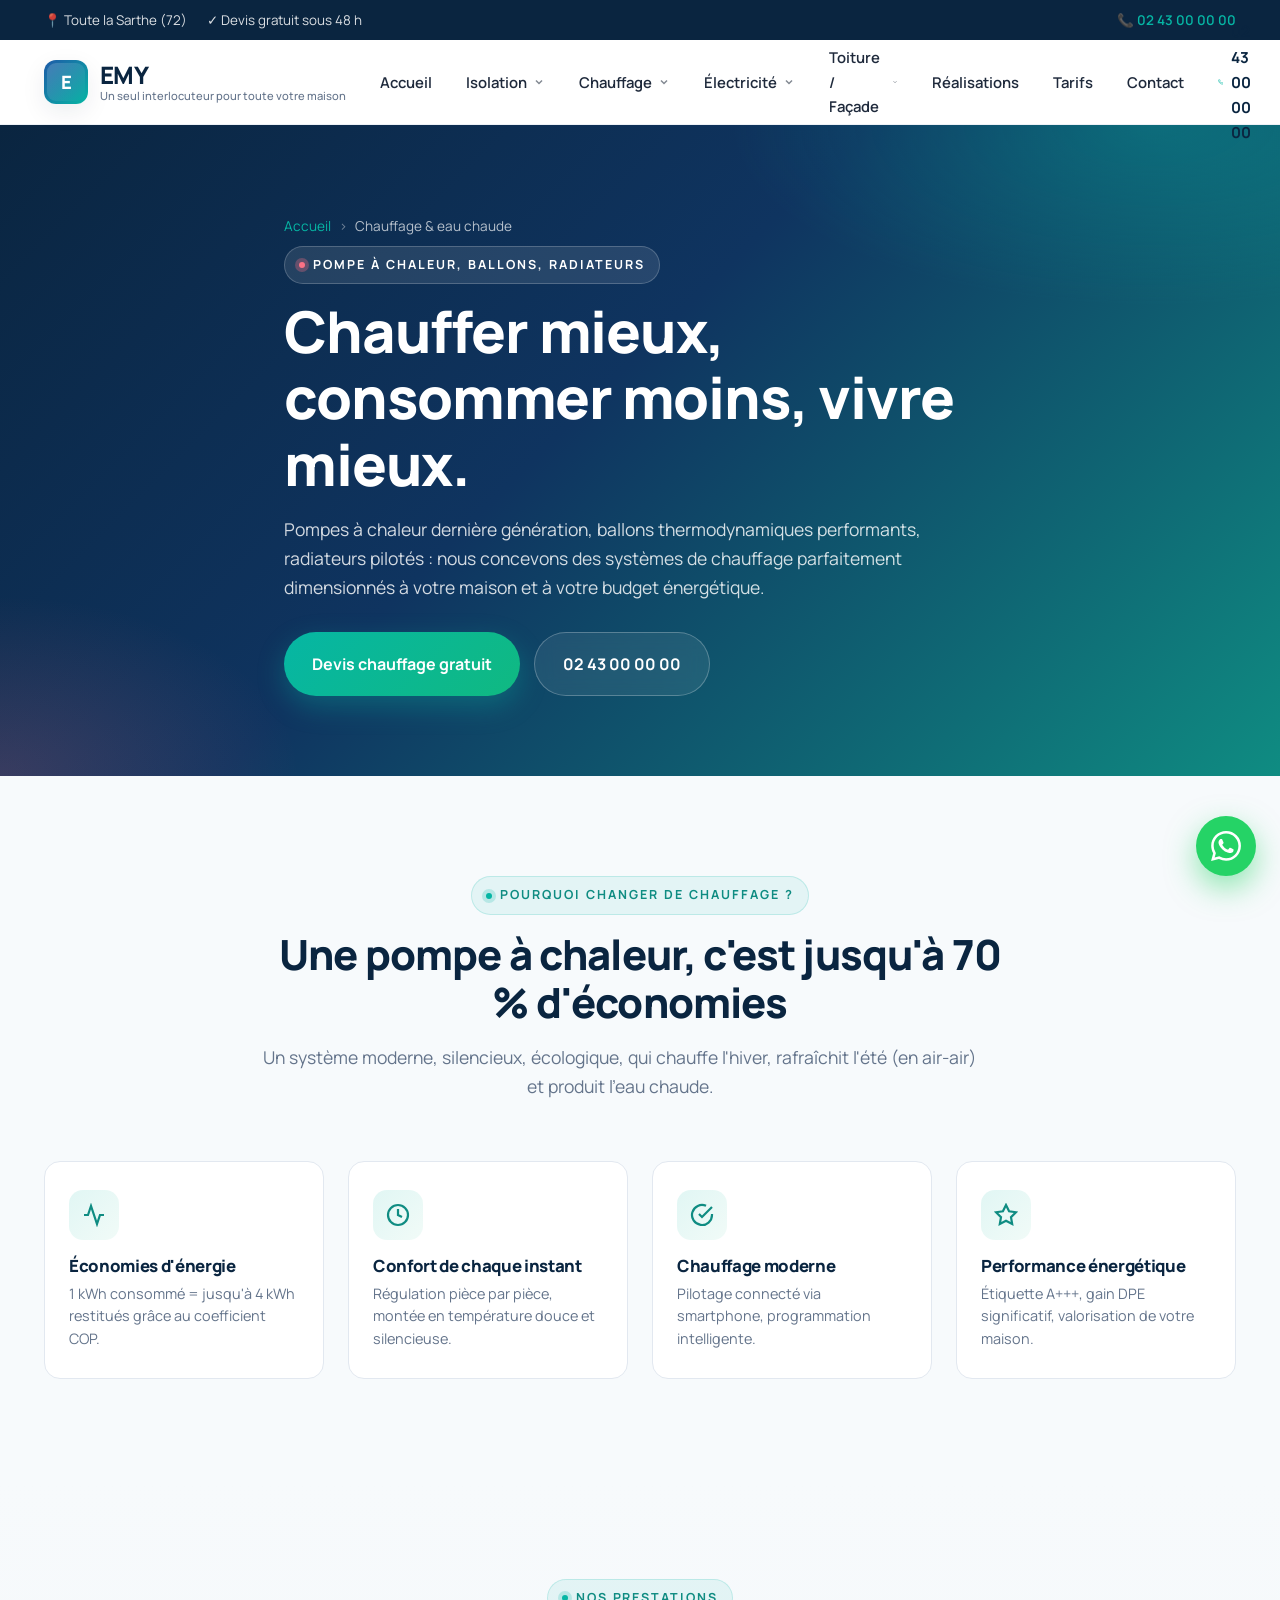
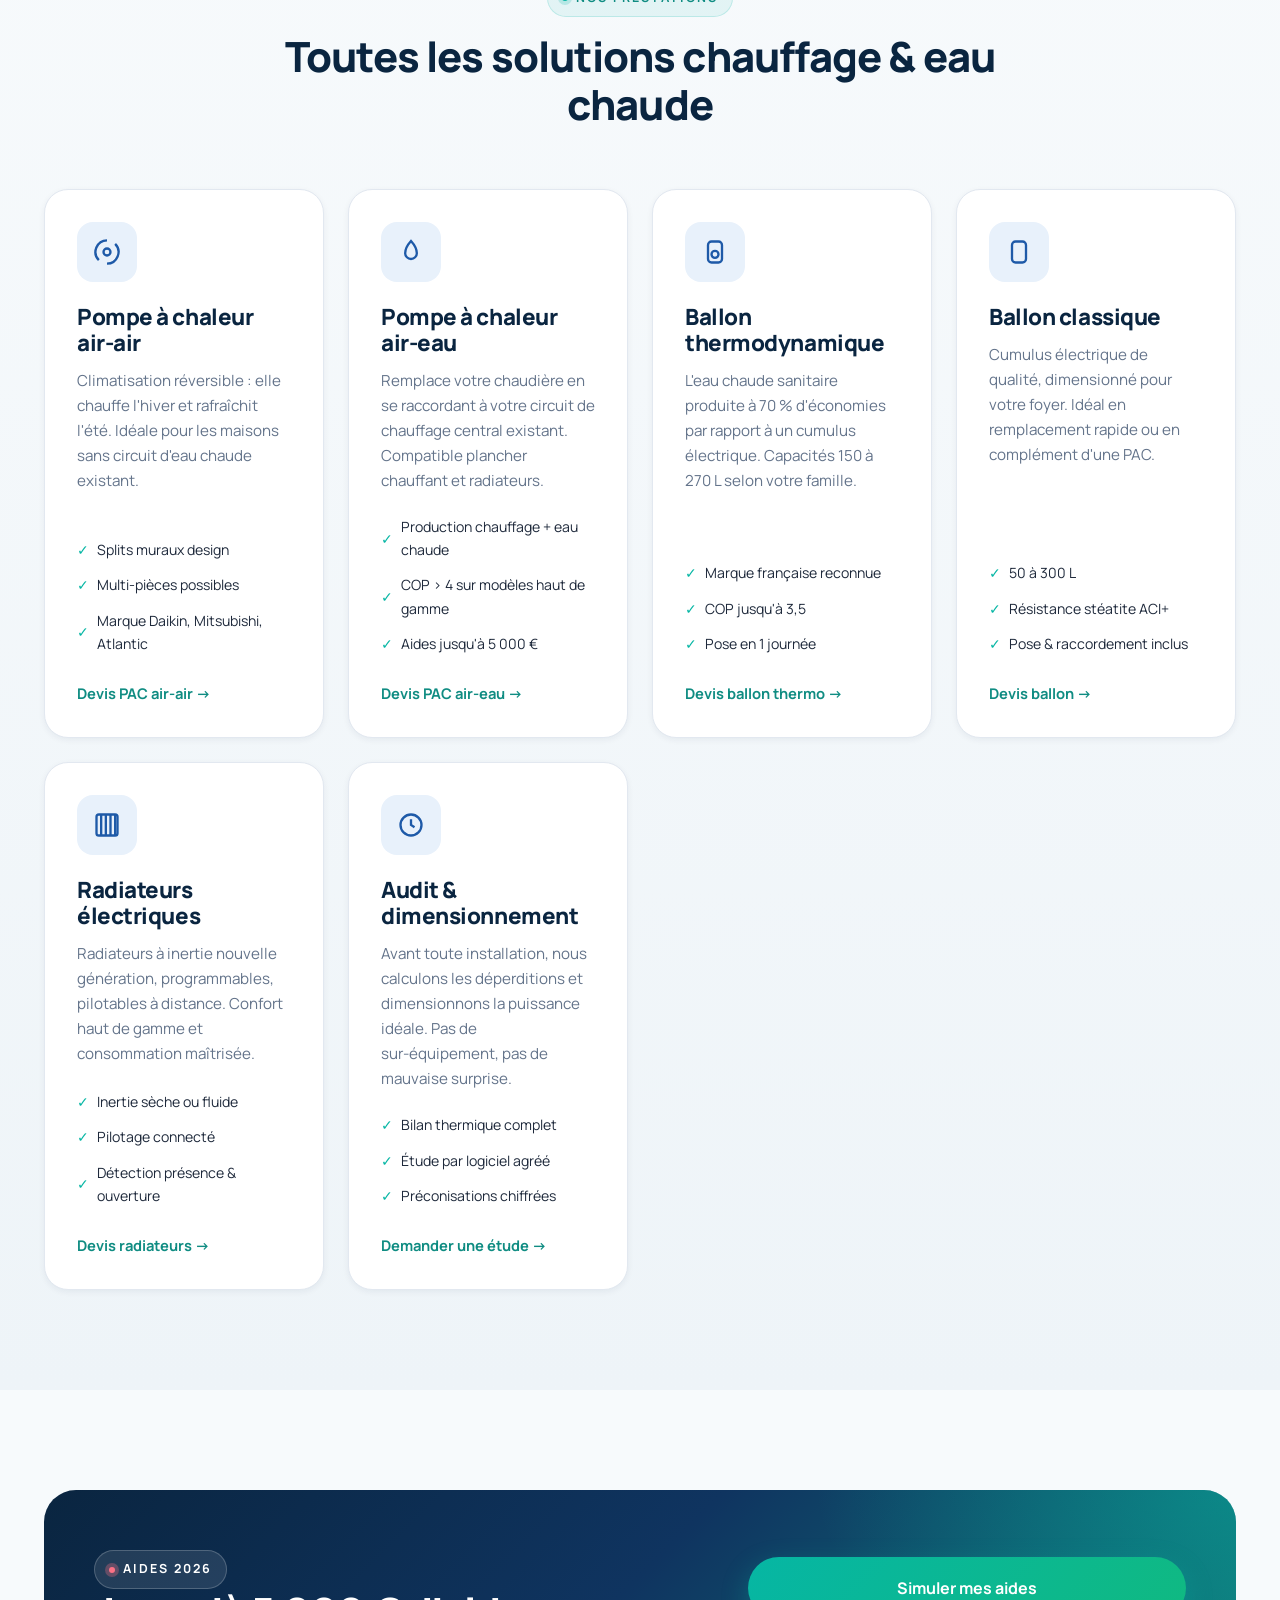
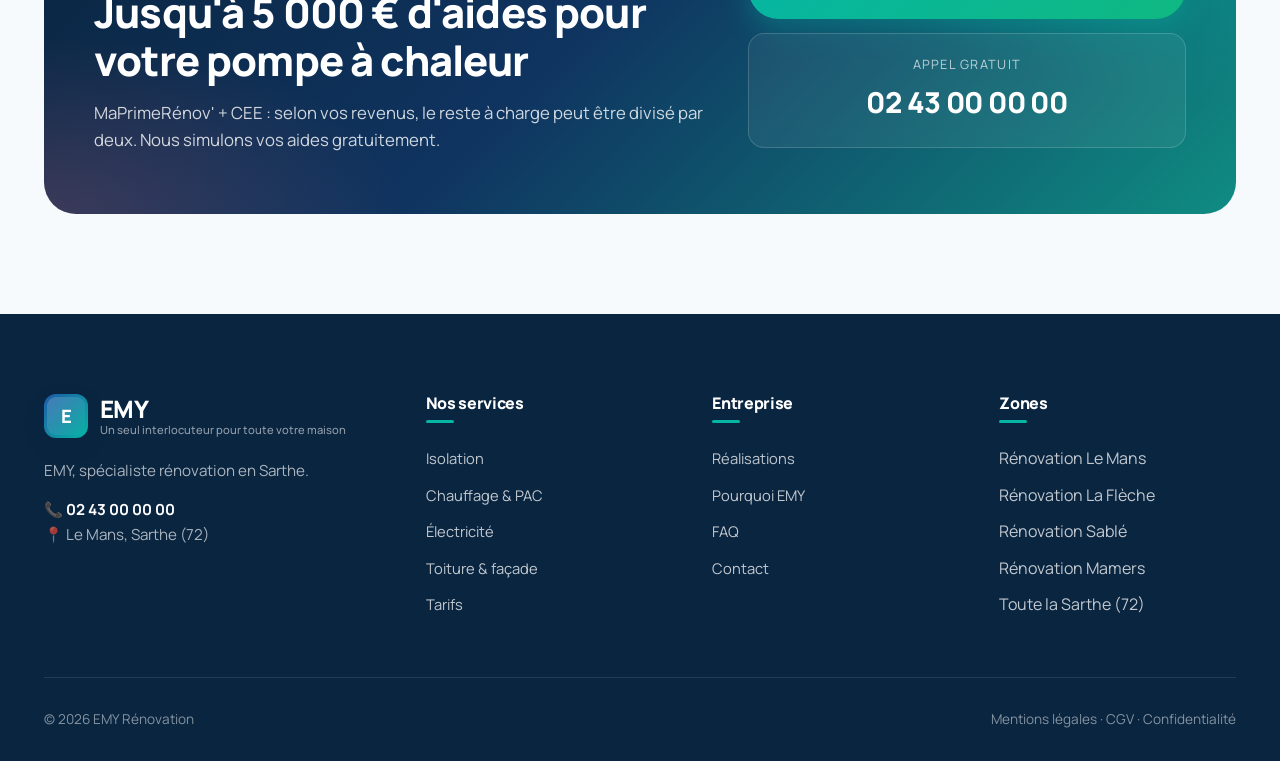
<file: pages/chauffage.html>
<!DOCTYPE html>
<html lang="fr">
<head>
  <meta charset="UTF-8" />
  <meta name="viewport" content="width=device-width, initial-scale=1.0" />
  <title>Pompe à chaleur & chauffage en Sarthe | EMY Rénovation</title>
  <meta name="description" content="Installation pompe à chaleur, ballon thermodynamique, radiateurs en Sarthe (Le Mans). Économies jusqu'à 70 %, devis gratuit, certifié RGE." />
  <meta name="keywords" content="pompe à chaleur Sarthe, PAC Le Mans, ballon thermodynamique Sarthe, chauffage Sarthe" />
  <link rel="preconnect" href="https://fonts.googleapis.com" />
  <link rel="preconnect" href="https://fonts.gstatic.com" crossorigin />
  <link href="https://fonts.googleapis.com/css2?family=Manrope:wght@400;500;600;700;800;900&display=swap" rel="stylesheet" />
  <link rel="stylesheet" href="../assets/css/style.css" />
  <link rel="icon" type="image/svg+xml" href="data:image/svg+xml,%3Csvg xmlns='http://www.w3.org/2000/svg' viewBox='0 0 100 100'%3E%3Crect rx='22' width='100' height='100' fill='%230A2540'/%3E%3Ctext x='50' y='66' font-size='52' font-weight='900' fill='%2306B6A4' text-anchor='middle' font-family='Arial'%3EE%3C/text%3E%3C/svg%3E" />
</head>
<body>

<div class="topbar"><div class="container topbar__inner"><div class="topbar__left"><span class="topbar__item">📍 Toute la Sarthe (72)</span><span class="topbar__item">✓ Devis gratuit sous 48 h</span></div><div class="topbar__right"><a href="tel:+33243000000">📞 02 43 00 00 00</a></div></div></div>

<header class="header"><div class="container header__inner">
  <a href="../index.html" class="logo"><span class="logo__mark">E</span><span class="logo__text">EMY<small class="logo__slogan">Un seul interlocuteur pour toute votre maison</small></span></a>
  <nav class="nav">
    <div class="nav__item"><a class="nav__link" href="../index.html">Accueil</a></div>
    <div class="nav__item"><a class="nav__link" href="isolation.html">Isolation <svg viewBox="0 0 24 24" fill="none" stroke="currentColor" stroke-width="3"><polyline points="6 9 12 15 18 9"/></svg></a><div class="submenu"><a href="isolation.html#combles">Combles perdus</a><a href="isolation.html#sous-sol">Sous-sol</a><a href="isolation.html#murs">Murs</a><a href="isolation.html#rampants">Rampants</a><a href="isolation.html#interieure">Intérieure</a></div></div>
    <div class="nav__item"><a class="nav__link" href="chauffage.html">Chauffage <svg viewBox="0 0 24 24" fill="none" stroke="currentColor" stroke-width="3"><polyline points="6 9 12 15 18 9"/></svg></a><div class="submenu"><a href="chauffage.html#pac-air-air">PAC air-air</a><a href="chauffage.html#pac-air-eau">PAC air-eau</a><a href="chauffage.html#ballon-thermo">Ballon thermodynamique</a><a href="chauffage.html#ballon-classique">Ballon classique</a><a href="chauffage.html#radiateurs">Radiateurs électriques</a></div></div>
    <div class="nav__item"><a class="nav__link" href="electricite.html">Électricité <svg viewBox="0 0 24 24" fill="none" stroke="currentColor" stroke-width="3"><polyline points="6 9 12 15 18 9"/></svg></a><div class="submenu"><a href="electricite.html#photovoltaique">Panneaux photovoltaïques</a><a href="electricite.html#tableau">Tableau électrique</a><a href="electricite.html#vmc-simple">VMC simple flux</a><a href="electricite.html#vmc-double">VMC double flux</a><a href="electricite.html#normes">Mise aux normes</a></div></div>
    <div class="nav__item"><a class="nav__link" href="toiture.html">Toiture / Façade <svg viewBox="0 0 24 24" fill="none" stroke="currentColor" stroke-width="3"><polyline points="6 9 12 15 18 9"/></svg></a><div class="submenu"><a href="toiture.html#nettoyage-toiture">Nettoyage toiture</a><a href="toiture.html#traitement-toiture">Traitement toiture</a><a href="toiture.html#demoussage">Démoussage</a><a href="toiture.html#ravalement">Ravalement façade</a><a href="toiture.html#nettoyage-facade">Nettoyage façade</a><a href="toiture.html#hydrofuge">Hydrofuge</a></div></div>
    <div class="nav__item"><a class="nav__link" href="realisations.html">Réalisations</a></div>
    <div class="nav__item"><a class="nav__link" href="tarifs.html">Tarifs</a></div>
    <div class="nav__item"><a class="nav__link" href="contact.html">Contact</a></div>
  </nav>
  <div class="header__cta">
    <a class="header__phone" href="tel:+33243000000"><svg width="18" height="18" viewBox="0 0 24 24" fill="none" stroke="currentColor" stroke-width="2.4"><path d="M22 16.92v3a2 2 0 0 1-2.18 2 19.79 19.79 0 0 1-8.63-3.07 19.5 19.5 0 0 1-6-6 19.79 19.79 0 0 1-3.07-8.67A2 2 0 0 1 4.11 2h3a2 2 0 0 1 2 1.72 12.84 12.84 0 0 0 .7 2.81 2 2 0 0 1-.45 2.11L8.09 9.91a16 16 0 0 0 6 6l1.27-1.27a2 2 0 0 1 2.11-.45 12.84 12.84 0 0 0 2.81.7A2 2 0 0 1 22 16.92z"/></svg><span>02 43 00 00 00</span></a>
    <a href="contact.html#rappel" class="btn btn--outline btn--sm">Être rappelé</a>
    <a href="contact.html" class="btn btn--primary btn--sm">Demander un devis</a>
    <button class="nav-toggle" aria-label="Menu"><span></span></button>
  </div>
</div></header>

<section class="page-hero">
  <div class="container page-hero__inner">
    <div class="breadcrumb"><a href="../index.html">Accueil</a><span>›</span>Chauffage & eau chaude</div>
    <span class="eyebrow hero__eyebrow">Pompe à chaleur, ballons, radiateurs</span>
    <h1>Chauffer mieux, consommer moins, vivre mieux.</h1>
    <p>Pompes à chaleur dernière génération, ballons thermodynamiques performants, radiateurs pilotés : nous concevons des systèmes de chauffage parfaitement dimensionnés à votre maison et à votre budget énergétique.</p>
    <div class="hero__cta" style="margin-top:30px;">
      <a href="contact.html" class="btn btn--primary btn--lg">Devis chauffage gratuit</a>
      <a href="tel:+33243000000" class="btn btn--ghost btn--lg">02 43 00 00 00</a>
    </div>
  </div>
</section>

<section class="section">
  <div class="container">
    <div class="section__head reveal">
      <span class="eyebrow">Pourquoi changer de chauffage ?</span>
      <h2>Une pompe à chaleur, c'est jusqu'à 70 % d'économies</h2>
      <p class="lead">Un système moderne, silencieux, écologique, qui chauffe l'hiver, rafraîchit l'été (en air-air) et produit l'eau chaude.</p>
    </div>
    <div class="why reveal">
      <div class="why-item"><div class="why-item__icon"><svg width="24" height="24" viewBox="0 0 24 24" fill="none" stroke="currentColor" stroke-width="2.2"><polyline points="22 12 18 12 15 21 9 3 6 12 2 12"/></svg></div><h4>Économies d'énergie</h4><p>1 kWh consommé = jusqu'à 4 kWh restitués grâce au coefficient COP.</p></div>
      <div class="why-item"><div class="why-item__icon"><svg width="24" height="24" viewBox="0 0 24 24" fill="none" stroke="currentColor" stroke-width="2.2"><circle cx="12" cy="12" r="10"/><path d="M12 6v6l4 2"/></svg></div><h4>Confort de chaque instant</h4><p>Régulation pièce par pièce, montée en température douce et silencieuse.</p></div>
      <div class="why-item"><div class="why-item__icon"><svg width="24" height="24" viewBox="0 0 24 24" fill="none" stroke="currentColor" stroke-width="2.2"><path d="M22 11.08V12a10 10 0 1 1-5.93-9.14"/><polyline points="22 4 12 14.01 9 11.01"/></svg></div><h4>Chauffage moderne</h4><p>Pilotage connecté via smartphone, programmation intelligente.</p></div>
      <div class="why-item"><div class="why-item__icon"><svg width="24" height="24" viewBox="0 0 24 24" fill="none" stroke="currentColor" stroke-width="2.2"><polygon points="12 2 15.09 8.26 22 9.27 17 14.14 18.18 21.02 12 17.77 5.82 21.02 7 14.14 2 9.27 8.91 8.26 12 2"/></svg></div><h4>Performance énergétique</h4><p>Étiquette A+++, gain DPE significatif, valorisation de votre maison.</p></div>
    </div>
  </div>
</section>

<section class="section section--soft">
  <div class="container">
    <div class="section__head reveal">
      <span class="eyebrow">Nos prestations</span>
      <h2>Toutes les solutions chauffage & eau chaude</h2>
    </div>
    <div class="services reveal">
      <div class="service-card" id="pac-air-air">
        <div class="service-card__icon"><svg width="28" height="28" viewBox="0 0 24 24" fill="none" stroke="currentColor" stroke-width="2"><path d="M12 2a10 10 0 0 0-7 17"/><path d="M12 22a10 10 0 0 0 7-17"/><circle cx="12" cy="12" r="3"/></svg></div>
        <h3>Pompe à chaleur air-air</h3>
        <p>Climatisation réversible : elle chauffe l'hiver et rafraîchit l'été. Idéale pour les maisons sans circuit d'eau chaude existant.</p>
        <ul><li>Splits muraux design</li><li>Multi-pièces possibles</li><li>Marque Daikin, Mitsubishi, Atlantic</li></ul>
        <a href="contact.html" class="service-card__link">Devis PAC air-air →</a>
      </div>
      <div class="service-card" id="pac-air-eau">
        <div class="service-card__icon"><svg width="28" height="28" viewBox="0 0 24 24" fill="none" stroke="currentColor" stroke-width="2"><path d="M12 2.5C12 2.5 7 8 7 13a5 5 0 0 0 10 0c0-5-5-10.5-5-10.5z"/></svg></div>
        <h3>Pompe à chaleur air-eau</h3>
        <p>Remplace votre chaudière en se raccordant à votre circuit de chauffage central existant. Compatible plancher chauffant et radiateurs.</p>
        <ul><li>Production chauffage + eau chaude</li><li>COP &gt; 4 sur modèles haut de gamme</li><li>Aides jusqu'à 5 000 €</li></ul>
        <a href="contact.html" class="service-card__link">Devis PAC air-eau →</a>
      </div>
      <div class="service-card" id="ballon-thermo">
        <div class="service-card__icon"><svg width="28" height="28" viewBox="0 0 24 24" fill="none" stroke="currentColor" stroke-width="2"><rect x="6" y="3" width="12" height="18" rx="3"/><circle cx="12" cy="14" r="3"/></svg></div>
        <h3>Ballon thermodynamique</h3>
        <p>L'eau chaude sanitaire produite à 70 % d'économies par rapport à un cumulus électrique. Capacités 150 à 270 L selon votre famille.</p>
        <ul><li>Marque française reconnue</li><li>COP jusqu'à 3,5</li><li>Pose en 1 journée</li></ul>
        <a href="contact.html" class="service-card__link">Devis ballon thermo →</a>
      </div>
      <div class="service-card" id="ballon-classique">
        <div class="service-card__icon"><svg width="28" height="28" viewBox="0 0 24 24" fill="none" stroke="currentColor" stroke-width="2"><rect x="6" y="3" width="12" height="18" rx="3"/></svg></div>
        <h3>Ballon classique</h3>
        <p>Cumulus électrique de qualité, dimensionné pour votre foyer. Idéal en remplacement rapide ou en complément d'une PAC.</p>
        <ul><li>50 à 300 L</li><li>Résistance stéatite ACI+</li><li>Pose & raccordement inclus</li></ul>
        <a href="contact.html" class="service-card__link">Devis ballon →</a>
      </div>
      <div class="service-card" id="radiateurs">
        <div class="service-card__icon"><svg width="28" height="28" viewBox="0 0 24 24" fill="none" stroke="currentColor" stroke-width="2"><rect x="3" y="3" width="18" height="18" rx="2"/><path d="M7 3v18M11 3v18M15 3v18M19 3v18"/></svg></div>
        <h3>Radiateurs électriques</h3>
        <p>Radiateurs à inertie nouvelle génération, programmables, pilotables à distance. Confort haut de gamme et consommation maîtrisée.</p>
        <ul><li>Inertie sèche ou fluide</li><li>Pilotage connecté</li><li>Détection présence & ouverture</li></ul>
        <a href="contact.html" class="service-card__link">Devis radiateurs →</a>
      </div>
      <div class="service-card">
        <div class="service-card__icon"><svg width="28" height="28" viewBox="0 0 24 24" fill="none" stroke="currentColor" stroke-width="2"><circle cx="12" cy="12" r="9"/><path d="M12 7v5l3 2"/></svg></div>
        <h3>Audit & dimensionnement</h3>
        <p>Avant toute installation, nous calculons les déperditions et dimensionnons la puissance idéale. Pas de sur-équipement, pas de mauvaise surprise.</p>
        <ul><li>Bilan thermique complet</li><li>Étude par logiciel agréé</li><li>Préconisations chiffrées</li></ul>
        <a href="contact.html" class="service-card__link">Demander une étude →</a>
      </div>
    </div>
  </div>
</section>

<section class="section">
  <div class="container">
    <div class="cta-banner reveal">
      <div class="cta-banner__txt">
        <span class="eyebrow hero__eyebrow">Aides 2026</span>
        <h2>Jusqu'à 5 000 € d'aides pour votre pompe à chaleur</h2>
        <p>MaPrimeRénov' + CEE : selon vos revenus, le reste à charge peut être divisé par deux. Nous simulons vos aides gratuitement.</p>
      </div>
      <div class="cta-banner__actions">
        <a href="contact.html" class="btn btn--primary btn--lg">Simuler mes aides</a>
        <div class="cta-banner__phone"><div class="cta-banner__phone-lbl">Appel gratuit</div><a class="cta-banner__phone-num" href="tel:+33243000000">02 43 00 00 00</a></div>
      </div>
    </div>
  </div>
</section>

<footer class="footer"><div class="container">
  <div class="footer__grid">
    <div class="footer__brand"><a href="../index.html" class="logo"><span class="logo__mark">E</span><span class="logo__text" style="color:#fff;">EMY<small class="logo__slogan" style="color:rgba(255,255,255,0.55)">Un seul interlocuteur pour toute votre maison</small></span></a><p>EMY, spécialiste rénovation en Sarthe.</p><p style="margin-top:14px"><b style="color:#fff;">📞 02 43 00 00 00</b><br>📍 Le Mans, Sarthe (72)</p></div>
    <div><h4>Nos services</h4><ul><li><a href="isolation.html">Isolation</a></li><li><a href="chauffage.html">Chauffage & PAC</a></li><li><a href="electricite.html">Électricité</a></li><li><a href="toiture.html">Toiture & façade</a></li><li><a href="tarifs.html">Tarifs</a></li></ul></div>
    <div><h4>Entreprise</h4><ul><li><a href="realisations.html">Réalisations</a></li><li><a href="../index.html#entreprise">Pourquoi EMY</a></li><li><a href="../index.html#faq">FAQ</a></li><li><a href="contact.html">Contact</a></li></ul></div>
    <div><h4>Zones</h4><ul><li>Rénovation Le Mans</li><li>Rénovation La Flèche</li><li>Rénovation Sablé</li><li>Rénovation Mamers</li><li>Toute la Sarthe (72)</li></ul></div>
  </div>
  <div class="footer__bottom"><div>© 2026 EMY Rénovation</div><div>Mentions légales · CGV · Confidentialité</div></div>
</div></footer>

<a href="https://wa.me/33243000000" class="float-whatsapp" target="_blank" rel="noopener"><svg width="30" height="30" viewBox="0 0 24 24" fill="currentColor"><path d="M17.472 14.382c-.297-.149-1.758-.867-2.03-.967-.273-.099-.471-.148-.67.15-.197.297-.767.966-.94 1.164-.173.199-.347.223-.644.075-.297-.15-1.255-.463-2.39-1.475-.883-.788-1.48-1.761-1.653-2.059-.173-.297-.018-.458.13-.606.134-.133.298-.347.446-.52.149-.174.198-.298.298-.497.099-.198.05-.371-.025-.52-.075-.149-.669-1.612-.916-2.207-.242-.579-.487-.5-.669-.51-.173-.008-.371-.01-.57-.01-.198 0-.52.074-.792.372-.272.297-1.04 1.016-1.04 2.479 0 1.462 1.065 2.875 1.213 3.074.149.198 2.096 3.2 5.077 4.487.709.306 1.262.489 1.694.625.712.227 1.36.195 1.871.118.571-.085 1.758-.719 2.006-1.413.248-.694.248-1.289.173-1.413-.074-.124-.272-.198-.57-.347m-5.421 7.403h-.004a9.87 9.87 0 0 1-5.031-1.378l-.361-.214-3.741.982.998-3.648-.235-.374a9.86 9.86 0 0 1-1.51-5.26c.001-5.45 4.436-9.884 9.888-9.884 2.64 0 5.122 1.03 6.988 2.898a9.825 9.825 0 0 1 2.893 6.994c-.003 5.45-4.437 9.884-9.885 9.884m8.413-18.297A11.815 11.815 0 0 0 12.05 0C5.495 0 .16 5.335.157 11.892c0 2.096.547 4.142 1.588 5.945L.057 24l6.305-1.654a11.882 11.882 0 0 0 5.683 1.448h.005c6.554 0 11.89-5.335 11.893-11.893a11.821 11.821 0 0 0-3.48-8.413"/></svg></a>
<a href="tel:+33243000000" class="float-call"><svg width="18" height="18" viewBox="0 0 24 24" fill="none" stroke="currentColor" stroke-width="2.4"><path d="M22 16.92v3a2 2 0 0 1-2.18 2 19.79 19.79 0 0 1-8.63-3.07 19.5 19.5 0 0 1-6-6 19.79 19.79 0 0 1-3.07-8.67A2 2 0 0 1 4.11 2h3a2 2 0 0 1 2 1.72 12.84 12.84 0 0 0 .7 2.81 2 2 0 0 1-.45 2.11L8.09 9.91a16 16 0 0 0 6 6l1.27-1.27a2 2 0 0 1 2.11-.45 12.84 12.84 0 0 0 2.81.7A2 2 0 0 1 22 16.92z"/></svg> Appeler</a>

<script src="../assets/js/main.js"></script>
</body>
</html>
</file>
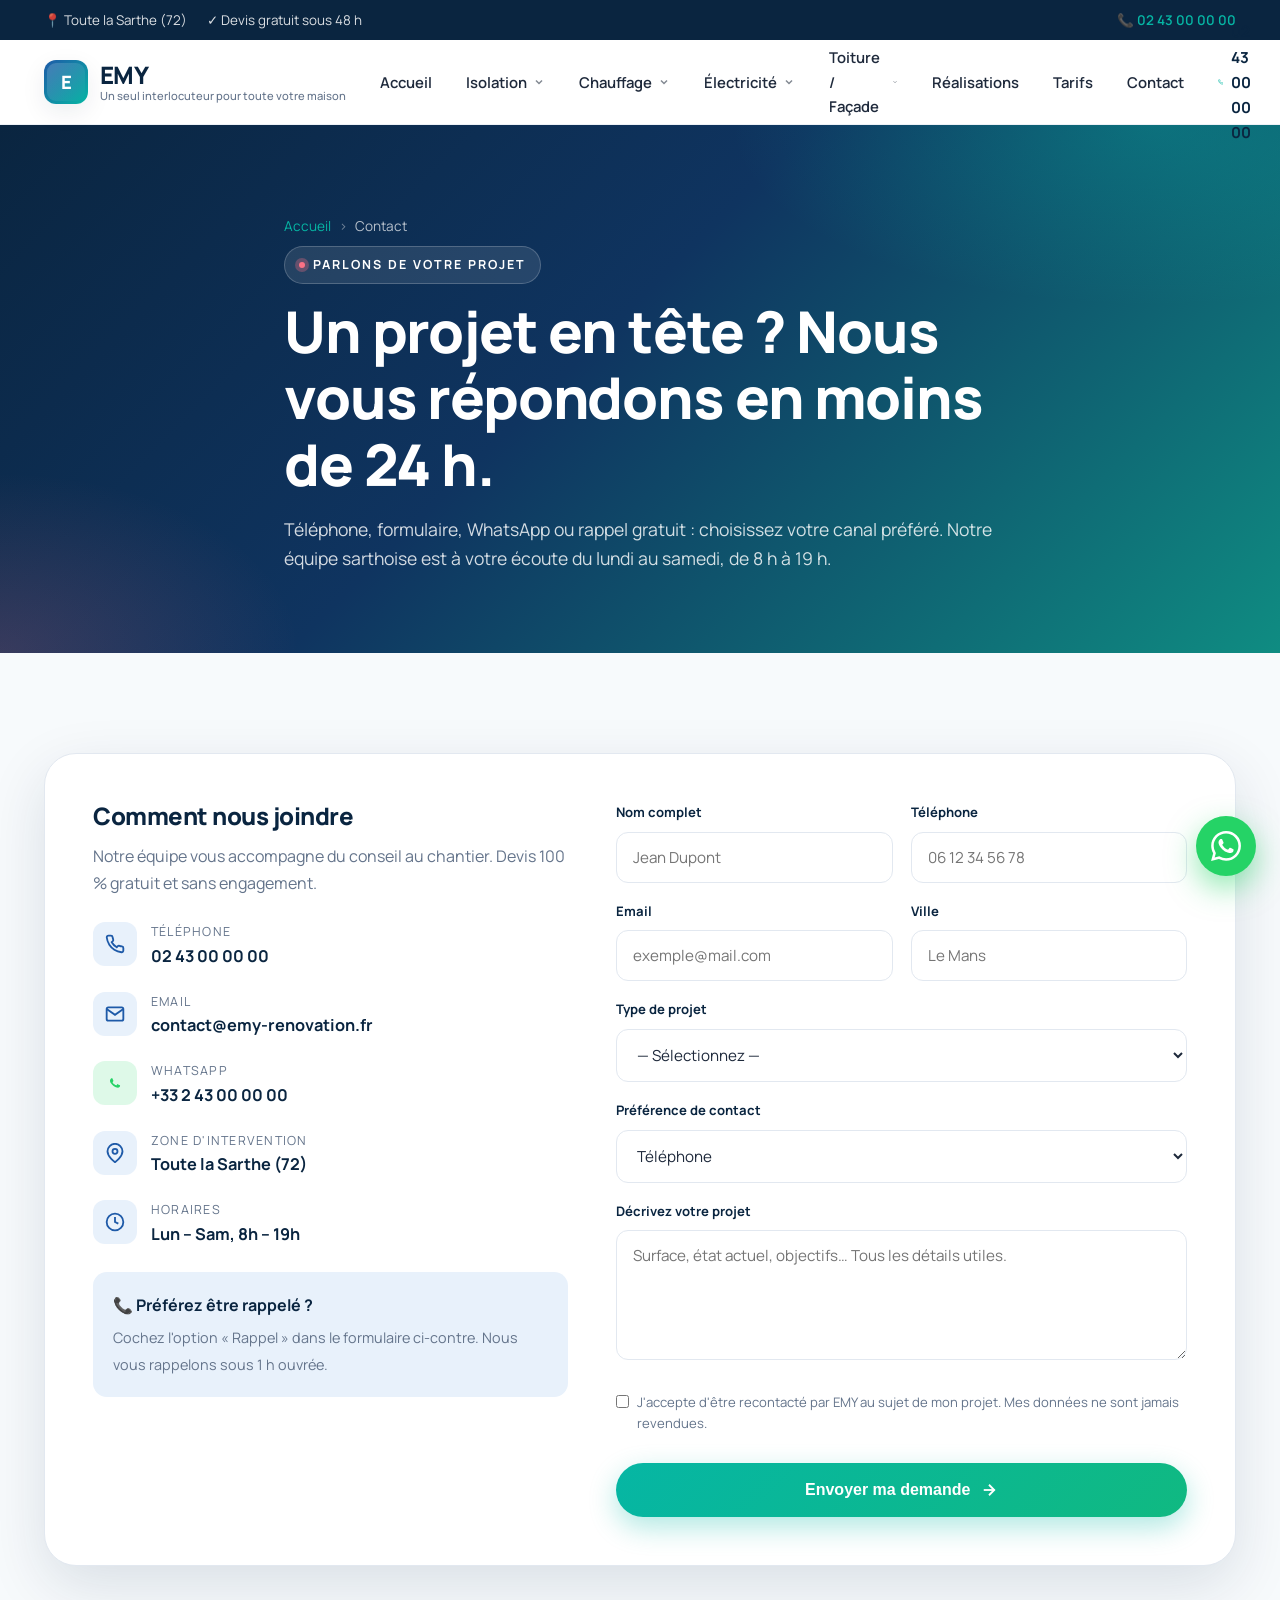
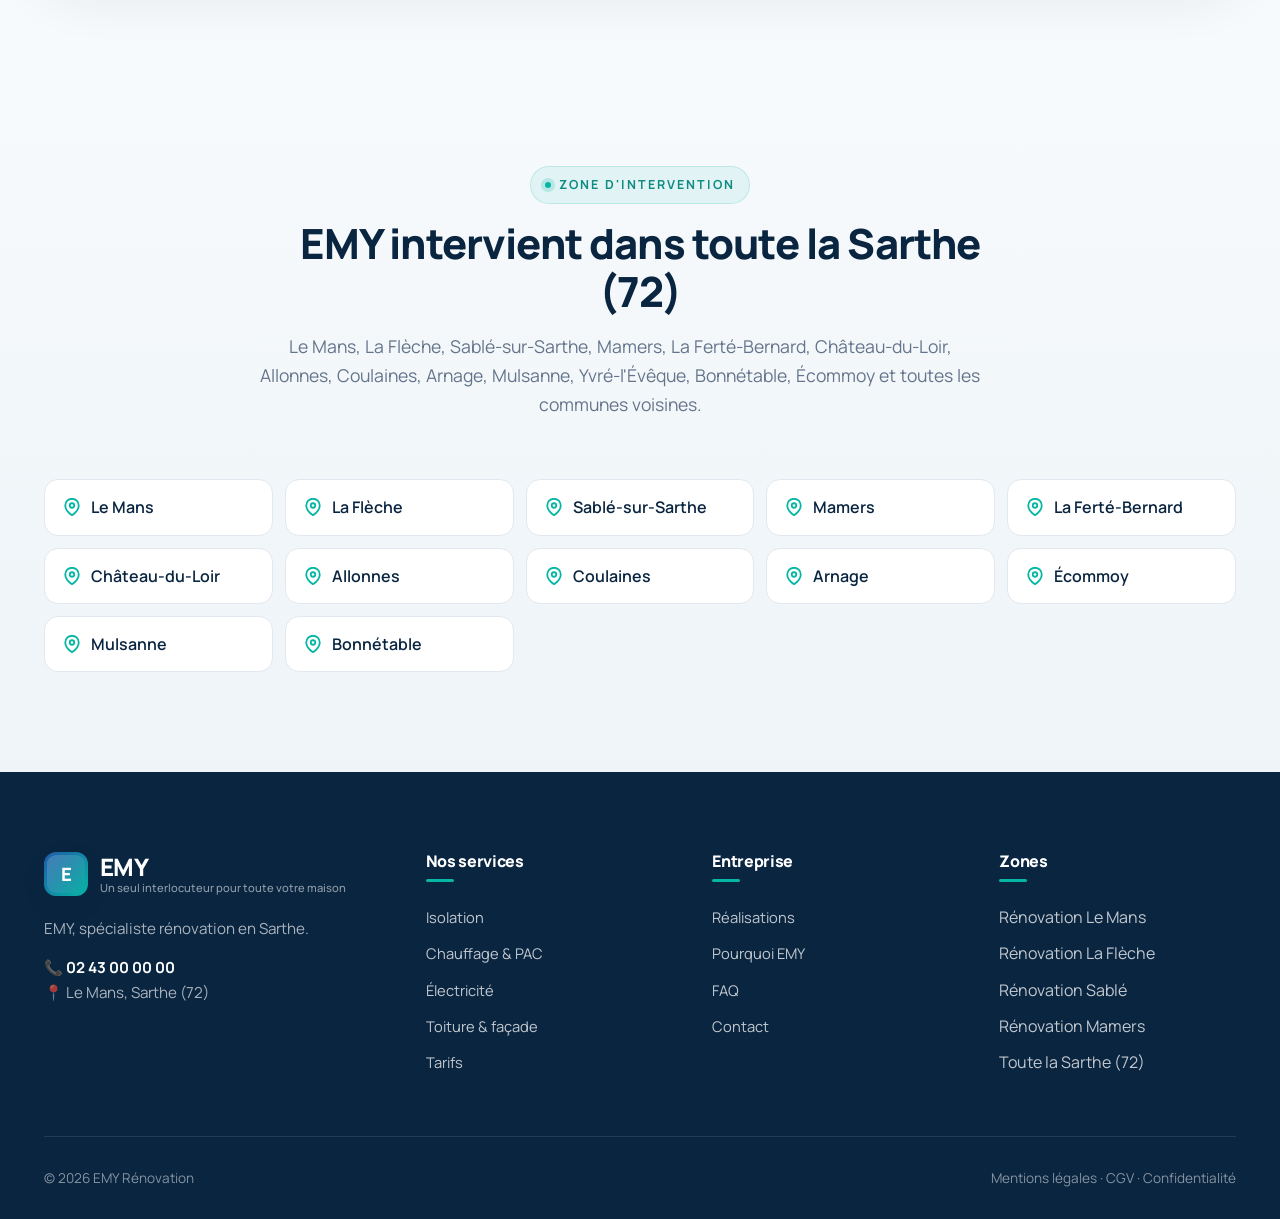
<file: pages/contact.html>
<!DOCTYPE html>
<html lang="fr">
<head>
  <meta charset="UTF-8" />
  <meta name="viewport" content="width=device-width, initial-scale=1.0" />
  <title>Contact — Demande de devis rénovation Sarthe | EMY</title>
  <meta name="description" content="Contactez EMY Rénovation : devis gratuit, conseil personnalisé, intervention rapide en Sarthe. Téléphone, formulaire, WhatsApp." />
  <link rel="preconnect" href="https://fonts.googleapis.com" />
  <link rel="preconnect" href="https://fonts.gstatic.com" crossorigin />
  <link href="https://fonts.googleapis.com/css2?family=Manrope:wght@400;500;600;700;800;900&display=swap" rel="stylesheet" />
  <link rel="stylesheet" href="../assets/css/style.css" />
  <link rel="icon" type="image/svg+xml" href="data:image/svg+xml,%3Csvg xmlns='http://www.w3.org/2000/svg' viewBox='0 0 100 100'%3E%3Crect rx='22' width='100' height='100' fill='%230A2540'/%3E%3Ctext x='50' y='66' font-size='52' font-weight='900' fill='%2306B6A4' text-anchor='middle' font-family='Arial'%3EE%3C/text%3E%3C/svg%3E" />
</head>
<body>

<div class="topbar"><div class="container topbar__inner"><div class="topbar__left"><span class="topbar__item">📍 Toute la Sarthe (72)</span><span class="topbar__item">✓ Devis gratuit sous 48 h</span></div><div class="topbar__right"><a href="tel:+33243000000">📞 02 43 00 00 00</a></div></div></div>

<header class="header"><div class="container header__inner">
  <a href="../index.html" class="logo"><span class="logo__mark">E</span><span class="logo__text">EMY<small class="logo__slogan">Un seul interlocuteur pour toute votre maison</small></span></a>
  <nav class="nav">
    <div class="nav__item"><a class="nav__link" href="../index.html">Accueil</a></div>
    <div class="nav__item"><a class="nav__link" href="isolation.html">Isolation <svg viewBox="0 0 24 24" fill="none" stroke="currentColor" stroke-width="3"><polyline points="6 9 12 15 18 9"/></svg></a><div class="submenu"><a href="isolation.html#combles">Combles perdus</a><a href="isolation.html#sous-sol">Sous-sol</a><a href="isolation.html#murs">Murs</a><a href="isolation.html#rampants">Rampants</a><a href="isolation.html#interieure">Intérieure</a></div></div>
    <div class="nav__item"><a class="nav__link" href="chauffage.html">Chauffage <svg viewBox="0 0 24 24" fill="none" stroke="currentColor" stroke-width="3"><polyline points="6 9 12 15 18 9"/></svg></a><div class="submenu"><a href="chauffage.html#pac-air-air">PAC air-air</a><a href="chauffage.html#pac-air-eau">PAC air-eau</a><a href="chauffage.html#ballon-thermo">Ballon thermodynamique</a><a href="chauffage.html#ballon-classique">Ballon classique</a><a href="chauffage.html#radiateurs">Radiateurs électriques</a></div></div>
    <div class="nav__item"><a class="nav__link" href="electricite.html">Électricité <svg viewBox="0 0 24 24" fill="none" stroke="currentColor" stroke-width="3"><polyline points="6 9 12 15 18 9"/></svg></a><div class="submenu"><a href="electricite.html#photovoltaique">Panneaux photovoltaïques</a><a href="electricite.html#tableau">Tableau électrique</a><a href="electricite.html#vmc-simple">VMC simple flux</a><a href="electricite.html#vmc-double">VMC double flux</a><a href="electricite.html#normes">Mise aux normes</a></div></div>
    <div class="nav__item"><a class="nav__link" href="toiture.html">Toiture / Façade <svg viewBox="0 0 24 24" fill="none" stroke="currentColor" stroke-width="3"><polyline points="6 9 12 15 18 9"/></svg></a><div class="submenu"><a href="toiture.html#nettoyage-toiture">Nettoyage toiture</a><a href="toiture.html#traitement-toiture">Traitement toiture</a><a href="toiture.html#demoussage">Démoussage</a><a href="toiture.html#ravalement">Ravalement façade</a><a href="toiture.html#nettoyage-facade">Nettoyage façade</a><a href="toiture.html#hydrofuge">Hydrofuge</a></div></div>
    <div class="nav__item"><a class="nav__link" href="realisations.html">Réalisations</a></div>
    <div class="nav__item"><a class="nav__link" href="tarifs.html">Tarifs</a></div>
    <div class="nav__item"><a class="nav__link" href="contact.html">Contact</a></div>
  </nav>
  <div class="header__cta">
    <a class="header__phone" href="tel:+33243000000"><svg width="18" height="18" viewBox="0 0 24 24" fill="none" stroke="currentColor" stroke-width="2.4"><path d="M22 16.92v3a2 2 0 0 1-2.18 2 19.79 19.79 0 0 1-8.63-3.07 19.5 19.5 0 0 1-6-6 19.79 19.79 0 0 1-3.07-8.67A2 2 0 0 1 4.11 2h3a2 2 0 0 1 2 1.72 12.84 12.84 0 0 0 .7 2.81 2 2 0 0 1-.45 2.11L8.09 9.91a16 16 0 0 0 6 6l1.27-1.27a2 2 0 0 1 2.11-.45 12.84 12.84 0 0 0 2.81.7A2 2 0 0 1 22 16.92z"/></svg><span>02 43 00 00 00</span></a>
    <a href="#rappel" class="btn btn--outline btn--sm">Être rappelé</a>
    <a href="#form" class="btn btn--primary btn--sm">Demander un devis</a>
    <button class="nav-toggle" aria-label="Menu"><span></span></button>
  </div>
</div></header>

<section class="page-hero">
  <div class="container page-hero__inner">
    <div class="breadcrumb"><a href="../index.html">Accueil</a><span>›</span>Contact</div>
    <span class="eyebrow hero__eyebrow">Parlons de votre projet</span>
    <h1>Un projet en tête ? Nous vous répondons en moins de 24 h.</h1>
    <p>Téléphone, formulaire, WhatsApp ou rappel gratuit : choisissez votre canal préféré. Notre équipe sarthoise est à votre écoute du lundi au samedi, de 8 h à 19 h.</p>
  </div>
</section>

<section class="section" id="form">
  <div class="container">
    <div class="contact-wrap reveal">
      <div class="contact-info">
        <h3>Comment nous joindre</h3>
        <p>Notre équipe vous accompagne du conseil au chantier. Devis 100 % gratuit et sans engagement.</p>

        <div class="contact-info__item">
          <div class="contact-info__icon"><svg width="20" height="20" viewBox="0 0 24 24" fill="none" stroke="currentColor" stroke-width="2.2"><path d="M22 16.92v3a2 2 0 0 1-2.18 2 19.79 19.79 0 0 1-8.63-3.07 19.5 19.5 0 0 1-6-6 19.79 19.79 0 0 1-3.07-8.67A2 2 0 0 1 4.11 2h3a2 2 0 0 1 2 1.72 12.84 12.84 0 0 0 .7 2.81 2 2 0 0 1-.45 2.11L8.09 9.91a16 16 0 0 0 6 6l1.27-1.27a2 2 0 0 1 2.11-.45 12.84 12.84 0 0 0 2.81.7A2 2 0 0 1 22 16.92z"/></svg></div>
          <div><div class="contact-info__lbl">Téléphone</div><a class="contact-info__val" href="tel:+33243000000">02 43 00 00 00</a></div>
        </div>
        <div class="contact-info__item">
          <div class="contact-info__icon"><svg width="20" height="20" viewBox="0 0 24 24" fill="none" stroke="currentColor" stroke-width="2.2"><path d="M4 4h16c1.1 0 2 .9 2 2v12c0 1.1-.9 2-2 2H4c-1.1 0-2-.9-2-2V6c0-1.1.9-2 2-2z"/><polyline points="22,6 12,13 2,6"/></svg></div>
          <div><div class="contact-info__lbl">Email</div><a class="contact-info__val" href="mailto:contact@emy-renovation.fr">contact@emy-renovation.fr</a></div>
        </div>
        <div class="contact-info__item">
          <div class="contact-info__icon" style="background:rgba(37,211,102,0.15); color:#25D366;"><svg width="20" height="20" viewBox="0 0 24 24" fill="currentColor"><path d="M17.472 14.382c-.297-.149-1.758-.867-2.03-.967-.273-.099-.471-.148-.67.15-.197.297-.767.966-.94 1.164-.173.199-.347.223-.644.075-.297-.15-1.255-.463-2.39-1.475-.883-.788-1.48-1.761-1.653-2.059-.173-.297-.018-.458.13-.606.134-.133.298-.347.446-.52.149-.174.198-.298.298-.497.099-.198.05-.371-.025-.52-.075-.149-.669-1.612-.916-2.207-.242-.579-.487-.5-.669-.51-.173-.008-.371-.01-.57-.01-.198 0-.52.074-.792.372-.272.297-1.04 1.016-1.04 2.479 0 1.462 1.065 2.875 1.213 3.074.149.198 2.096 3.2 5.077 4.487.709.306 1.262.489 1.694.625.712.227 1.36.195 1.871.118.571-.085 1.758-.719 2.006-1.413.248-.694.248-1.289.173-1.413-.074-.124-.272-.198-.57-.347"/></svg></div>
          <div><div class="contact-info__lbl">WhatsApp</div><a class="contact-info__val" href="https://wa.me/33243000000" target="_blank">+33 2 43 00 00 00</a></div>
        </div>
        <div class="contact-info__item">
          <div class="contact-info__icon"><svg width="20" height="20" viewBox="0 0 24 24" fill="none" stroke="currentColor" stroke-width="2.2"><path d="M21 10c0 7-9 13-9 13s-9-6-9-13a9 9 0 1 1 18 0z"/><circle cx="12" cy="10" r="3"/></svg></div>
          <div><div class="contact-info__lbl">Zone d'intervention</div><div class="contact-info__val">Toute la Sarthe (72)</div></div>
        </div>
        <div class="contact-info__item">
          <div class="contact-info__icon"><svg width="20" height="20" viewBox="0 0 24 24" fill="none" stroke="currentColor" stroke-width="2.2"><circle cx="12" cy="12" r="10"/><polyline points="12 6 12 12 16 14"/></svg></div>
          <div><div class="contact-info__lbl">Horaires</div><div class="contact-info__val">Lun – Sam, 8h – 19h</div></div>
        </div>

        <div id="rappel" style="background: var(--color-blue-soft); padding: 20px; border-radius: 14px; margin-top: 24px;">
          <strong style="color:var(--color-deep); display:block; margin-bottom:6px;">📞 Préférez être rappelé ?</strong>
          <span style="font-size:0.9rem; color:var(--color-muted);">Cochez l'option « Rappel » dans le formulaire ci-contre. Nous vous rappelons sous 1 h ouvrée.</span>
        </div>
      </div>

      <form id="contact-form" class="form-grid">
        <div class="form-row"><label for="name">Nom complet</label><input id="name" type="text" placeholder="Jean Dupont" required /></div>
        <div class="form-row"><label for="phone">Téléphone</label><input id="phone" type="tel" placeholder="06 12 34 56 78" required /></div>
        <div class="form-row"><label for="email">Email</label><input id="email" type="email" placeholder="exemple@mail.com" /></div>
        <div class="form-row"><label for="city">Ville</label><input id="city" type="text" placeholder="Le Mans" required /></div>
        <div class="form-row form-row--full">
          <label for="project">Type de projet</label>
          <select id="project" required>
            <option value="">— Sélectionnez —</option>
            <option>Isolation des combles</option>
            <option>Isolation des murs / rampants</option>
            <option>Pompe à chaleur</option>
            <option>Ballon thermodynamique</option>
            <option>Panneaux photovoltaïques</option>
            <option>VMC double flux</option>
            <option>Tableau électrique / mise aux normes</option>
            <option>Nettoyage / traitement toiture</option>
            <option>Ravalement de façade</option>
            <option>Rénovation globale</option>
            <option>Autre</option>
          </select>
        </div>
        <div class="form-row form-row--full">
          <label for="contact-pref">Préférence de contact</label>
          <select id="contact-pref">
            <option>Téléphone</option>
            <option>Rappel (sous 1 h)</option>
            <option>WhatsApp</option>
            <option>Email</option>
          </select>
        </div>
        <div class="form-row form-row--full">
          <label for="message">Décrivez votre projet</label>
          <textarea id="message" placeholder="Surface, état actuel, objectifs… Tous les détails utiles."></textarea>
        </div>
        <label class="form-consent form-row--full">
          <input type="checkbox" required />
          <span>J'accepte d'être recontacté par EMY au sujet de mon projet. Mes données ne sont jamais revendues.</span>
        </label>
        <div class="form-row form-row--full">
          <button type="submit" class="btn btn--primary btn--lg form-submit" style="width:100%">
            Envoyer ma demande
            <svg width="18" height="18" viewBox="0 0 24 24" fill="none" stroke="currentColor" stroke-width="2.4"><line x1="5" y1="12" x2="19" y2="12"/><polyline points="12 5 19 12 12 19"/></svg>
          </button>
        </div>
      </form>
    </div>
  </div>
</section>

<section class="section section--soft">
  <div class="container">
    <div class="section__head reveal">
      <span class="eyebrow">Zone d'intervention</span>
      <h2>EMY intervient dans toute la Sarthe (72)</h2>
      <p class="lead">Le Mans, La Flèche, Sablé-sur-Sarthe, Mamers, La Ferté-Bernard, Château-du-Loir, Allonnes, Coulaines, Arnage, Mulsanne, Yvré-l'Évêque, Bonnétable, Écommoy et toutes les communes voisines.</p>
    </div>
    <div class="zones reveal">
      <div class="zone-pill"><svg width="18" height="18" viewBox="0 0 24 24" fill="none" stroke="currentColor" stroke-width="2.4"><path d="M21 10c0 7-9 13-9 13s-9-6-9-13a9 9 0 1 1 18 0z"/><circle cx="12" cy="10" r="3"/></svg> Le Mans</div>
      <div class="zone-pill"><svg width="18" height="18" viewBox="0 0 24 24" fill="none" stroke="currentColor" stroke-width="2.4"><path d="M21 10c0 7-9 13-9 13s-9-6-9-13a9 9 0 1 1 18 0z"/><circle cx="12" cy="10" r="3"/></svg> La Flèche</div>
      <div class="zone-pill"><svg width="18" height="18" viewBox="0 0 24 24" fill="none" stroke="currentColor" stroke-width="2.4"><path d="M21 10c0 7-9 13-9 13s-9-6-9-13a9 9 0 1 1 18 0z"/><circle cx="12" cy="10" r="3"/></svg> Sablé-sur-Sarthe</div>
      <div class="zone-pill"><svg width="18" height="18" viewBox="0 0 24 24" fill="none" stroke="currentColor" stroke-width="2.4"><path d="M21 10c0 7-9 13-9 13s-9-6-9-13a9 9 0 1 1 18 0z"/><circle cx="12" cy="10" r="3"/></svg> Mamers</div>
      <div class="zone-pill"><svg width="18" height="18" viewBox="0 0 24 24" fill="none" stroke="currentColor" stroke-width="2.4"><path d="M21 10c0 7-9 13-9 13s-9-6-9-13a9 9 0 1 1 18 0z"/><circle cx="12" cy="10" r="3"/></svg> La Ferté-Bernard</div>
      <div class="zone-pill"><svg width="18" height="18" viewBox="0 0 24 24" fill="none" stroke="currentColor" stroke-width="2.4"><path d="M21 10c0 7-9 13-9 13s-9-6-9-13a9 9 0 1 1 18 0z"/><circle cx="12" cy="10" r="3"/></svg> Château-du-Loir</div>
      <div class="zone-pill"><svg width="18" height="18" viewBox="0 0 24 24" fill="none" stroke="currentColor" stroke-width="2.4"><path d="M21 10c0 7-9 13-9 13s-9-6-9-13a9 9 0 1 1 18 0z"/><circle cx="12" cy="10" r="3"/></svg> Allonnes</div>
      <div class="zone-pill"><svg width="18" height="18" viewBox="0 0 24 24" fill="none" stroke="currentColor" stroke-width="2.4"><path d="M21 10c0 7-9 13-9 13s-9-6-9-13a9 9 0 1 1 18 0z"/><circle cx="12" cy="10" r="3"/></svg> Coulaines</div>
      <div class="zone-pill"><svg width="18" height="18" viewBox="0 0 24 24" fill="none" stroke="currentColor" stroke-width="2.4"><path d="M21 10c0 7-9 13-9 13s-9-6-9-13a9 9 0 1 1 18 0z"/><circle cx="12" cy="10" r="3"/></svg> Arnage</div>
      <div class="zone-pill"><svg width="18" height="18" viewBox="0 0 24 24" fill="none" stroke="currentColor" stroke-width="2.4"><path d="M21 10c0 7-9 13-9 13s-9-6-9-13a9 9 0 1 1 18 0z"/><circle cx="12" cy="10" r="3"/></svg> Écommoy</div>
      <div class="zone-pill"><svg width="18" height="18" viewBox="0 0 24 24" fill="none" stroke="currentColor" stroke-width="2.4"><path d="M21 10c0 7-9 13-9 13s-9-6-9-13a9 9 0 1 1 18 0z"/><circle cx="12" cy="10" r="3"/></svg> Mulsanne</div>
      <div class="zone-pill"><svg width="18" height="18" viewBox="0 0 24 24" fill="none" stroke="currentColor" stroke-width="2.4"><path d="M21 10c0 7-9 13-9 13s-9-6-9-13a9 9 0 1 1 18 0z"/><circle cx="12" cy="10" r="3"/></svg> Bonnétable</div>
    </div>
  </div>
</section>

<footer class="footer"><div class="container">
  <div class="footer__grid">
    <div class="footer__brand"><a href="../index.html" class="logo"><span class="logo__mark">E</span><span class="logo__text" style="color:#fff;">EMY<small class="logo__slogan" style="color:rgba(255,255,255,0.55)">Un seul interlocuteur pour toute votre maison</small></span></a><p>EMY, spécialiste rénovation en Sarthe.</p><p style="margin-top:14px"><b style="color:#fff;">📞 02 43 00 00 00</b><br>📍 Le Mans, Sarthe (72)</p></div>
    <div><h4>Nos services</h4><ul><li><a href="isolation.html">Isolation</a></li><li><a href="chauffage.html">Chauffage & PAC</a></li><li><a href="electricite.html">Électricité</a></li><li><a href="toiture.html">Toiture & façade</a></li><li><a href="tarifs.html">Tarifs</a></li></ul></div>
    <div><h4>Entreprise</h4><ul><li><a href="realisations.html">Réalisations</a></li><li><a href="../index.html#entreprise">Pourquoi EMY</a></li><li><a href="../index.html#faq">FAQ</a></li><li><a href="contact.html">Contact</a></li></ul></div>
    <div><h4>Zones</h4><ul><li>Rénovation Le Mans</li><li>Rénovation La Flèche</li><li>Rénovation Sablé</li><li>Rénovation Mamers</li><li>Toute la Sarthe (72)</li></ul></div>
  </div>
  <div class="footer__bottom"><div>© 2026 EMY Rénovation</div><div>Mentions légales · CGV · Confidentialité</div></div>
</div></footer>

<a href="https://wa.me/33243000000" class="float-whatsapp" target="_blank" rel="noopener"><svg width="30" height="30" viewBox="0 0 24 24" fill="currentColor"><path d="M17.472 14.382c-.297-.149-1.758-.867-2.03-.967-.273-.099-.471-.148-.67.15-.197.297-.767.966-.94 1.164-.173.199-.347.223-.644.075-.297-.15-1.255-.463-2.39-1.475-.883-.788-1.48-1.761-1.653-2.059-.173-.297-.018-.458.13-.606.134-.133.298-.347.446-.52.149-.174.198-.298.298-.497.099-.198.05-.371-.025-.52-.075-.149-.669-1.612-.916-2.207-.242-.579-.487-.5-.669-.51-.173-.008-.371-.01-.57-.01-.198 0-.52.074-.792.372-.272.297-1.04 1.016-1.04 2.479 0 1.462 1.065 2.875 1.213 3.074.149.198 2.096 3.2 5.077 4.487.709.306 1.262.489 1.694.625.712.227 1.36.195 1.871.118.571-.085 1.758-.719 2.006-1.413.248-.694.248-1.289.173-1.413-.074-.124-.272-.198-.57-.347m-5.421 7.403h-.004a9.87 9.87 0 0 1-5.031-1.378l-.361-.214-3.741.982.998-3.648-.235-.374a9.86 9.86 0 0 1-1.51-5.26c.001-5.45 4.436-9.884 9.888-9.884 2.64 0 5.122 1.03 6.988 2.898a9.825 9.825 0 0 1 2.893 6.994c-.003 5.45-4.437 9.884-9.885 9.884m8.413-18.297A11.815 11.815 0 0 0 12.05 0C5.495 0 .16 5.335.157 11.892c0 2.096.547 4.142 1.588 5.945L.057 24l6.305-1.654a11.882 11.882 0 0 0 5.683 1.448h.005c6.554 0 11.89-5.335 11.893-11.893a11.821 11.821 0 0 0-3.48-8.413"/></svg></a>
<a href="tel:+33243000000" class="float-call"><svg width="18" height="18" viewBox="0 0 24 24" fill="none" stroke="currentColor" stroke-width="2.4"><path d="M22 16.92v3a2 2 0 0 1-2.18 2 19.79 19.79 0 0 1-8.63-3.07 19.5 19.5 0 0 1-6-6 19.79 19.79 0 0 1-3.07-8.67A2 2 0 0 1 4.11 2h3a2 2 0 0 1 2 1.72 12.84 12.84 0 0 0 .7 2.81 2 2 0 0 1-.45 2.11L8.09 9.91a16 16 0 0 0 6 6l1.27-1.27a2 2 0 0 1 2.11-.45 12.84 12.84 0 0 0 2.81.7A2 2 0 0 1 22 16.92z"/></svg> Appeler</a>

<script src="../assets/js/main.js"></script>
</body>
</html>
</file>
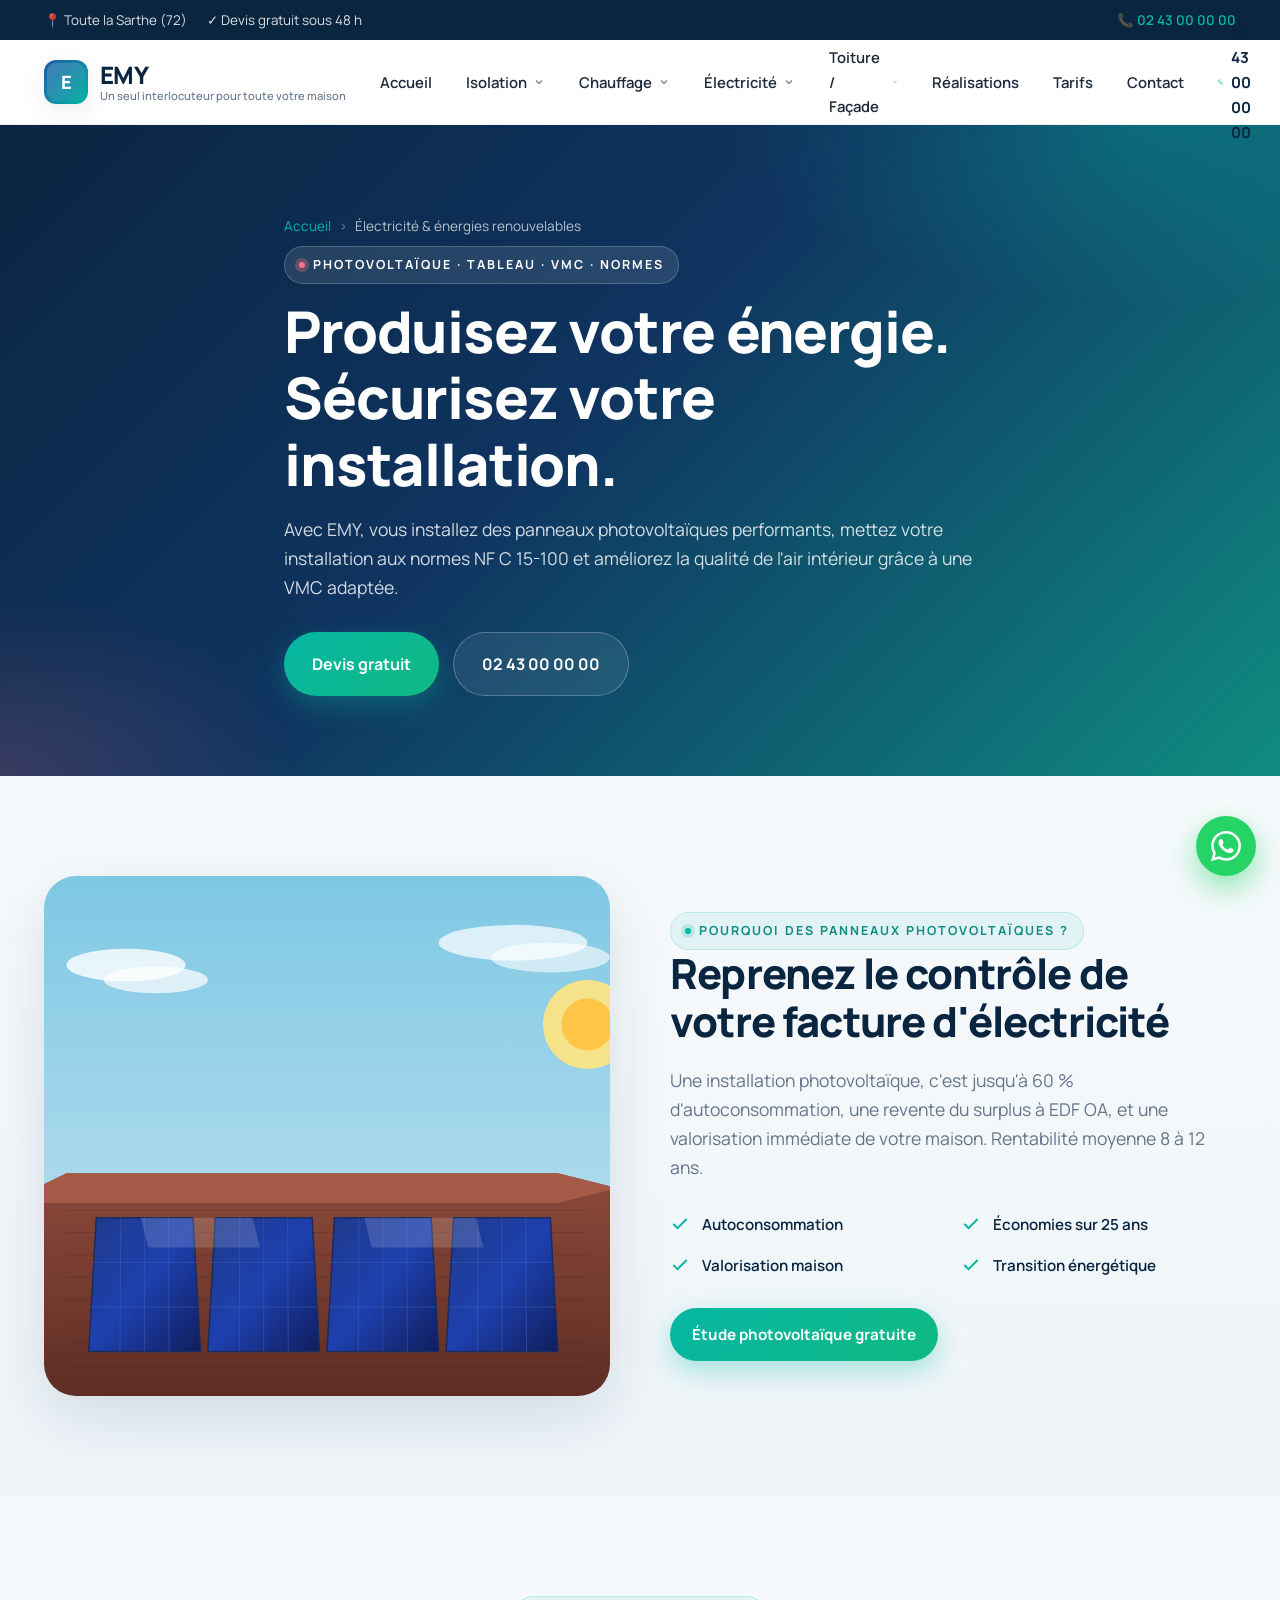
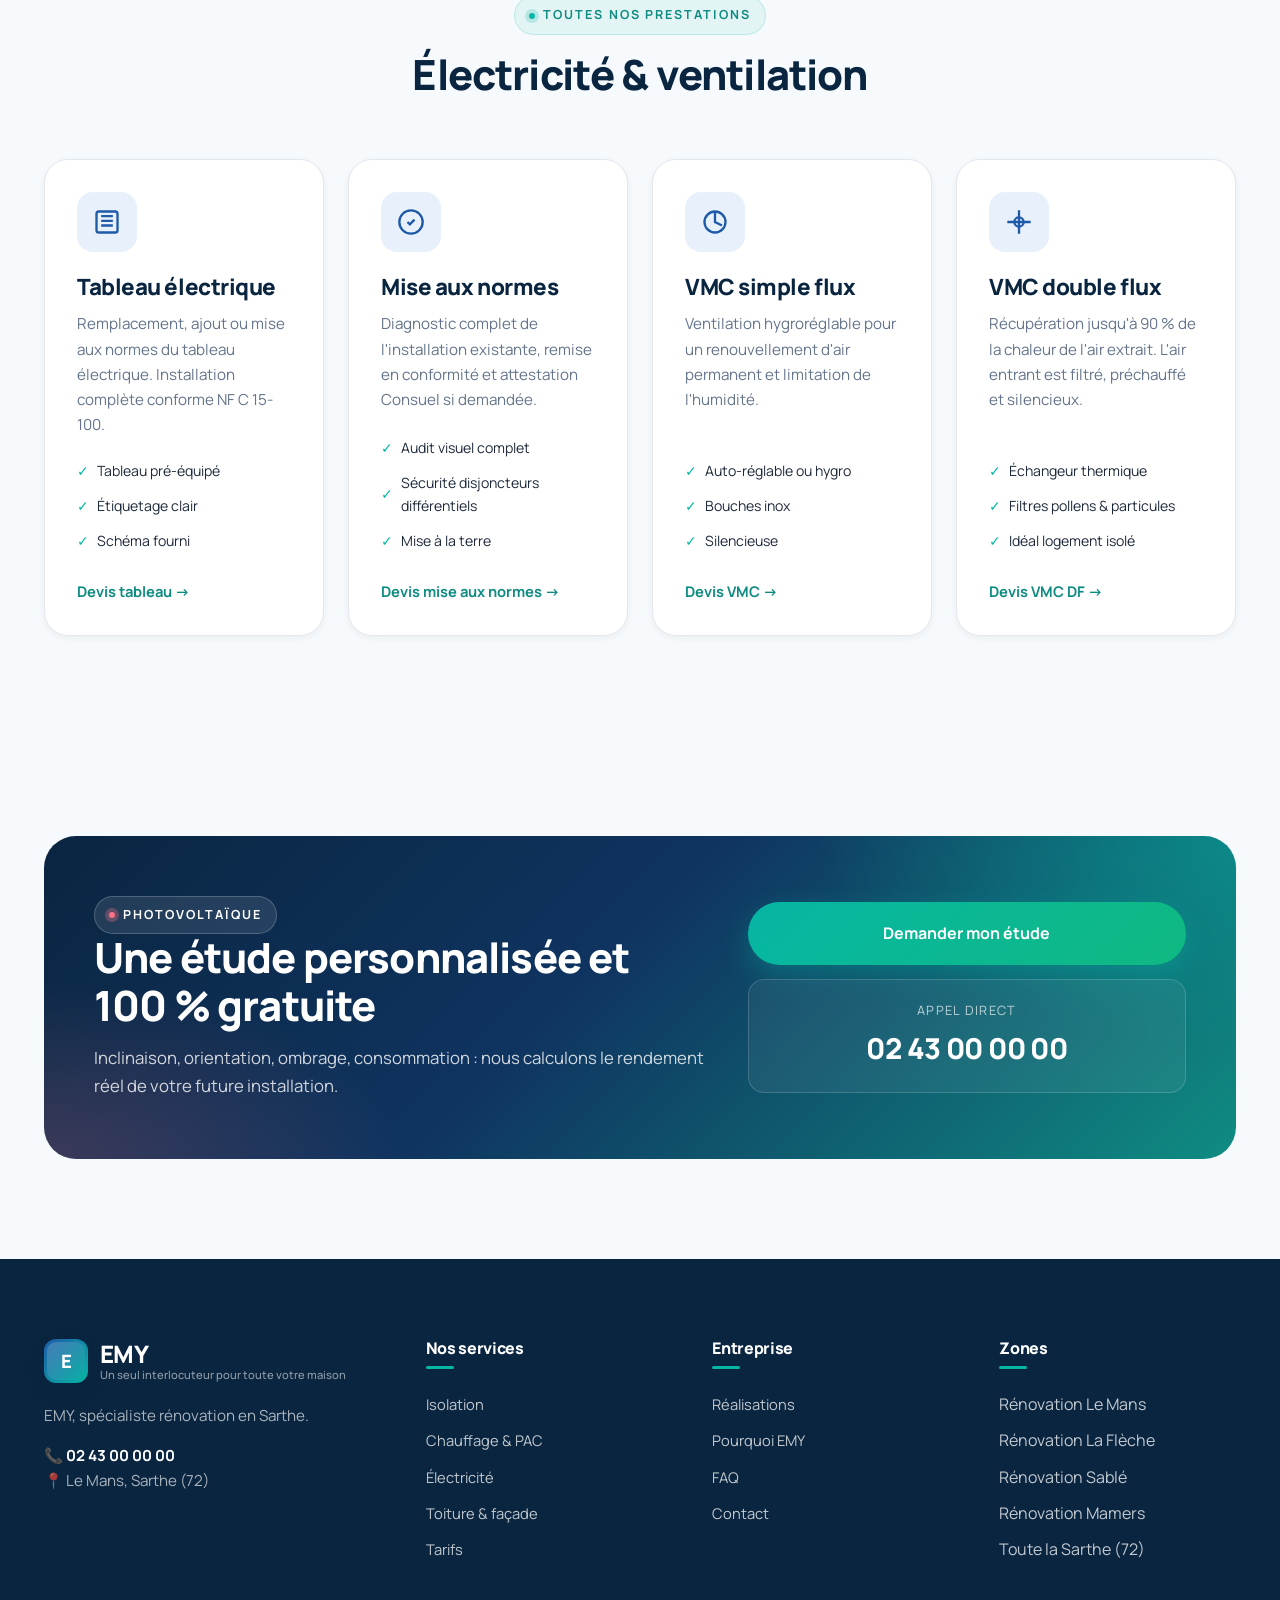
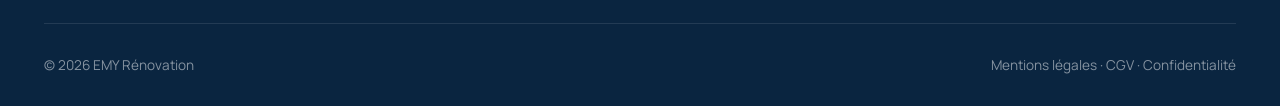
<file: pages/electricite.html>
<!DOCTYPE html>
<html lang="fr">
<head>
  <meta charset="UTF-8" />
  <meta name="viewport" content="width=device-width, initial-scale=1.0" />
  <title>Électricité & photovoltaïque en Sarthe | EMY Rénovation</title>
  <meta name="description" content="Panneaux photovoltaïques, tableau électrique, VMC, mise aux normes en Sarthe. EMY, artisan certifié RGE pour vos énergies renouvelables." />
  <meta name="keywords" content="panneaux photovoltaïques Sarthe, panneaux solaires Le Mans, tableau électrique Sarthe, VMC Sarthe" />
  <link rel="preconnect" href="https://fonts.googleapis.com" />
  <link rel="preconnect" href="https://fonts.gstatic.com" crossorigin />
  <link href="https://fonts.googleapis.com/css2?family=Manrope:wght@400;500;600;700;800;900&display=swap" rel="stylesheet" />
  <link rel="stylesheet" href="../assets/css/style.css" />
  <link rel="icon" type="image/svg+xml" href="data:image/svg+xml,%3Csvg xmlns='http://www.w3.org/2000/svg' viewBox='0 0 100 100'%3E%3Crect rx='22' width='100' height='100' fill='%230A2540'/%3E%3Ctext x='50' y='66' font-size='52' font-weight='900' fill='%2306B6A4' text-anchor='middle' font-family='Arial'%3EE%3C/text%3E%3C/svg%3E" />
</head>
<body>

<div class="topbar"><div class="container topbar__inner"><div class="topbar__left"><span class="topbar__item">📍 Toute la Sarthe (72)</span><span class="topbar__item">✓ Devis gratuit sous 48 h</span></div><div class="topbar__right"><a href="tel:+33243000000">📞 02 43 00 00 00</a></div></div></div>

<header class="header"><div class="container header__inner">
  <a href="../index.html" class="logo"><span class="logo__mark">E</span><span class="logo__text">EMY<small class="logo__slogan">Un seul interlocuteur pour toute votre maison</small></span></a>
  <nav class="nav">
    <div class="nav__item"><a class="nav__link" href="../index.html">Accueil</a></div>
    <div class="nav__item"><a class="nav__link" href="isolation.html">Isolation <svg viewBox="0 0 24 24" fill="none" stroke="currentColor" stroke-width="3"><polyline points="6 9 12 15 18 9"/></svg></a><div class="submenu"><a href="isolation.html#combles">Combles perdus</a><a href="isolation.html#sous-sol">Sous-sol</a><a href="isolation.html#murs">Murs</a><a href="isolation.html#rampants">Rampants</a><a href="isolation.html#interieure">Intérieure</a></div></div>
    <div class="nav__item"><a class="nav__link" href="chauffage.html">Chauffage <svg viewBox="0 0 24 24" fill="none" stroke="currentColor" stroke-width="3"><polyline points="6 9 12 15 18 9"/></svg></a><div class="submenu"><a href="chauffage.html#pac-air-air">PAC air-air</a><a href="chauffage.html#pac-air-eau">PAC air-eau</a><a href="chauffage.html#ballon-thermo">Ballon thermodynamique</a><a href="chauffage.html#ballon-classique">Ballon classique</a><a href="chauffage.html#radiateurs">Radiateurs électriques</a></div></div>
    <div class="nav__item"><a class="nav__link" href="electricite.html">Électricité <svg viewBox="0 0 24 24" fill="none" stroke="currentColor" stroke-width="3"><polyline points="6 9 12 15 18 9"/></svg></a><div class="submenu"><a href="electricite.html#photovoltaique">Panneaux photovoltaïques</a><a href="electricite.html#tableau">Tableau électrique</a><a href="electricite.html#vmc-simple">VMC simple flux</a><a href="electricite.html#vmc-double">VMC double flux</a><a href="electricite.html#normes">Mise aux normes</a></div></div>
    <div class="nav__item"><a class="nav__link" href="toiture.html">Toiture / Façade <svg viewBox="0 0 24 24" fill="none" stroke="currentColor" stroke-width="3"><polyline points="6 9 12 15 18 9"/></svg></a><div class="submenu"><a href="toiture.html#nettoyage-toiture">Nettoyage toiture</a><a href="toiture.html#traitement-toiture">Traitement toiture</a><a href="toiture.html#demoussage">Démoussage</a><a href="toiture.html#ravalement">Ravalement façade</a><a href="toiture.html#nettoyage-facade">Nettoyage façade</a><a href="toiture.html#hydrofuge">Hydrofuge</a></div></div>
    <div class="nav__item"><a class="nav__link" href="realisations.html">Réalisations</a></div>
    <div class="nav__item"><a class="nav__link" href="tarifs.html">Tarifs</a></div>
    <div class="nav__item"><a class="nav__link" href="contact.html">Contact</a></div>
  </nav>
  <div class="header__cta">
    <a class="header__phone" href="tel:+33243000000"><svg width="18" height="18" viewBox="0 0 24 24" fill="none" stroke="currentColor" stroke-width="2.4"><path d="M22 16.92v3a2 2 0 0 1-2.18 2 19.79 19.79 0 0 1-8.63-3.07 19.5 19.5 0 0 1-6-6 19.79 19.79 0 0 1-3.07-8.67A2 2 0 0 1 4.11 2h3a2 2 0 0 1 2 1.72 12.84 12.84 0 0 0 .7 2.81 2 2 0 0 1-.45 2.11L8.09 9.91a16 16 0 0 0 6 6l1.27-1.27a2 2 0 0 1 2.11-.45 12.84 12.84 0 0 0 2.81.7A2 2 0 0 1 22 16.92z"/></svg><span>02 43 00 00 00</span></a>
    <a href="contact.html#rappel" class="btn btn--outline btn--sm">Être rappelé</a>
    <a href="contact.html" class="btn btn--primary btn--sm">Demander un devis</a>
    <button class="nav-toggle" aria-label="Menu"><span></span></button>
  </div>
</div></header>

<section class="page-hero">
  <div class="container page-hero__inner">
    <div class="breadcrumb"><a href="../index.html">Accueil</a><span>›</span>Électricité & énergies renouvelables</div>
    <span class="eyebrow hero__eyebrow">Photovoltaïque · Tableau · VMC · Normes</span>
    <h1>Produisez votre énergie. Sécurisez votre installation.</h1>
    <p>Avec EMY, vous installez des panneaux photovoltaïques performants, mettez votre installation aux normes NF C 15-100 et améliorez la qualité de l'air intérieur grâce à une VMC adaptée.</p>
    <div class="hero__cta" style="margin-top:30px;">
      <a href="contact.html" class="btn btn--primary btn--lg">Devis gratuit</a>
      <a href="tel:+33243000000" class="btn btn--ghost btn--lg">02 43 00 00 00</a>
    </div>
  </div>
</section>

<section class="section section--soft" id="photovoltaique">
  <div class="container">
    <div class="about reveal">
      <div class="about__visual">
        <div class="about__img"><img src="../assets/img/photovoltaique.svg" alt="Panneaux solaires" /></div>
      </div>
      <div class="about__content">
        <span class="eyebrow">Pourquoi des panneaux photovoltaïques ?</span>
        <h2>Reprenez le contrôle de votre facture d'électricité</h2>
        <p class="lead">Une installation photovoltaïque, c'est jusqu'à 60 % d'autoconsommation, une revente du surplus à EDF OA, et une valorisation immédiate de votre maison. Rentabilité moyenne 8 à 12 ans.</p>
        <ul class="about__list">
          <li><svg width="20" height="20" viewBox="0 0 24 24" fill="none" stroke="currentColor" stroke-width="2.4"><polyline points="20 6 9 17 4 12"/></svg> Autoconsommation</li>
          <li><svg width="20" height="20" viewBox="0 0 24 24" fill="none" stroke="currentColor" stroke-width="2.4"><polyline points="20 6 9 17 4 12"/></svg> Économies sur 25 ans</li>
          <li><svg width="20" height="20" viewBox="0 0 24 24" fill="none" stroke="currentColor" stroke-width="2.4"><polyline points="20 6 9 17 4 12"/></svg> Valorisation maison</li>
          <li><svg width="20" height="20" viewBox="0 0 24 24" fill="none" stroke="currentColor" stroke-width="2.4"><polyline points="20 6 9 17 4 12"/></svg> Transition énergétique</li>
        </ul>
        <a href="contact.html" class="btn btn--primary mt-30">Étude photovoltaïque gratuite</a>
      </div>
    </div>
  </div>
</section>

<section class="section">
  <div class="container">
    <div class="section__head reveal">
      <span class="eyebrow">Toutes nos prestations</span>
      <h2>Électricité & ventilation</h2>
    </div>
    <div class="services reveal">
      <div class="service-card" id="tableau">
        <div class="service-card__icon"><svg width="28" height="28" viewBox="0 0 24 24" fill="none" stroke="currentColor" stroke-width="2"><rect x="3" y="3" width="18" height="18" rx="2"/><path d="M7 7h10M7 11h10M7 15h10"/></svg></div>
        <h3>Tableau électrique</h3>
        <p>Remplacement, ajout ou mise aux normes du tableau électrique. Installation complète conforme NF C 15-100.</p>
        <ul><li>Tableau pré-équipé</li><li>Étiquetage clair</li><li>Schéma fourni</li></ul>
        <a href="contact.html" class="service-card__link">Devis tableau →</a>
      </div>
      <div class="service-card" id="normes">
        <div class="service-card__icon"><svg width="28" height="28" viewBox="0 0 24 24" fill="none" stroke="currentColor" stroke-width="2"><path d="M9 12l2 2 4-4"/><circle cx="12" cy="12" r="10"/></svg></div>
        <h3>Mise aux normes</h3>
        <p>Diagnostic complet de l'installation existante, remise en conformité et attestation Consuel si demandée.</p>
        <ul><li>Audit visuel complet</li><li>Sécurité disjoncteurs différentiels</li><li>Mise à la terre</li></ul>
        <a href="contact.html" class="service-card__link">Devis mise aux normes →</a>
      </div>
      <div class="service-card" id="vmc-simple">
        <div class="service-card__icon"><svg width="28" height="28" viewBox="0 0 24 24" fill="none" stroke="currentColor" stroke-width="2"><circle cx="12" cy="12" r="9"/><path d="M12 3v9l6 3"/></svg></div>
        <h3>VMC simple flux</h3>
        <p>Ventilation hygroréglable pour un renouvellement d'air permanent et limitation de l'humidité.</p>
        <ul><li>Auto-réglable ou hygro</li><li>Bouches inox</li><li>Silencieuse</li></ul>
        <a href="contact.html" class="service-card__link">Devis VMC →</a>
      </div>
      <div class="service-card" id="vmc-double">
        <div class="service-card__icon"><svg width="28" height="28" viewBox="0 0 24 24" fill="none" stroke="currentColor" stroke-width="2"><path d="M2 12h20M12 2v20"/><circle cx="12" cy="12" r="4"/></svg></div>
        <h3>VMC double flux</h3>
        <p>Récupération jusqu'à 90 % de la chaleur de l'air extrait. L'air entrant est filtré, préchauffé et silencieux.</p>
        <ul><li>Échangeur thermique</li><li>Filtres pollens & particules</li><li>Idéal logement isolé</li></ul>
        <a href="contact.html" class="service-card__link">Devis VMC DF →</a>
      </div>
    </div>
  </div>
</section>

<section class="section">
  <div class="container">
    <div class="cta-banner reveal">
      <div class="cta-banner__txt">
        <span class="eyebrow hero__eyebrow">Photovoltaïque</span>
        <h2>Une étude personnalisée et 100 % gratuite</h2>
        <p>Inclinaison, orientation, ombrage, consommation : nous calculons le rendement réel de votre future installation.</p>
      </div>
      <div class="cta-banner__actions">
        <a href="contact.html" class="btn btn--primary btn--lg">Demander mon étude</a>
        <div class="cta-banner__phone"><div class="cta-banner__phone-lbl">Appel direct</div><a class="cta-banner__phone-num" href="tel:+33243000000">02 43 00 00 00</a></div>
      </div>
    </div>
  </div>
</section>

<footer class="footer"><div class="container">
  <div class="footer__grid">
    <div class="footer__brand"><a href="../index.html" class="logo"><span class="logo__mark">E</span><span class="logo__text" style="color:#fff;">EMY<small class="logo__slogan" style="color:rgba(255,255,255,0.55)">Un seul interlocuteur pour toute votre maison</small></span></a><p>EMY, spécialiste rénovation en Sarthe.</p><p style="margin-top:14px"><b style="color:#fff;">📞 02 43 00 00 00</b><br>📍 Le Mans, Sarthe (72)</p></div>
    <div><h4>Nos services</h4><ul><li><a href="isolation.html">Isolation</a></li><li><a href="chauffage.html">Chauffage & PAC</a></li><li><a href="electricite.html">Électricité</a></li><li><a href="toiture.html">Toiture & façade</a></li><li><a href="tarifs.html">Tarifs</a></li></ul></div>
    <div><h4>Entreprise</h4><ul><li><a href="realisations.html">Réalisations</a></li><li><a href="../index.html#entreprise">Pourquoi EMY</a></li><li><a href="../index.html#faq">FAQ</a></li><li><a href="contact.html">Contact</a></li></ul></div>
    <div><h4>Zones</h4><ul><li>Rénovation Le Mans</li><li>Rénovation La Flèche</li><li>Rénovation Sablé</li><li>Rénovation Mamers</li><li>Toute la Sarthe (72)</li></ul></div>
  </div>
  <div class="footer__bottom"><div>© 2026 EMY Rénovation</div><div>Mentions légales · CGV · Confidentialité</div></div>
</div></footer>

<a href="https://wa.me/33243000000" class="float-whatsapp" target="_blank" rel="noopener"><svg width="30" height="30" viewBox="0 0 24 24" fill="currentColor"><path d="M17.472 14.382c-.297-.149-1.758-.867-2.03-.967-.273-.099-.471-.148-.67.15-.197.297-.767.966-.94 1.164-.173.199-.347.223-.644.075-.297-.15-1.255-.463-2.39-1.475-.883-.788-1.48-1.761-1.653-2.059-.173-.297-.018-.458.13-.606.134-.133.298-.347.446-.52.149-.174.198-.298.298-.497.099-.198.05-.371-.025-.52-.075-.149-.669-1.612-.916-2.207-.242-.579-.487-.5-.669-.51-.173-.008-.371-.01-.57-.01-.198 0-.52.074-.792.372-.272.297-1.04 1.016-1.04 2.479 0 1.462 1.065 2.875 1.213 3.074.149.198 2.096 3.2 5.077 4.487.709.306 1.262.489 1.694.625.712.227 1.36.195 1.871.118.571-.085 1.758-.719 2.006-1.413.248-.694.248-1.289.173-1.413-.074-.124-.272-.198-.57-.347m-5.421 7.403h-.004a9.87 9.87 0 0 1-5.031-1.378l-.361-.214-3.741.982.998-3.648-.235-.374a9.86 9.86 0 0 1-1.51-5.26c.001-5.45 4.436-9.884 9.888-9.884 2.64 0 5.122 1.03 6.988 2.898a9.825 9.825 0 0 1 2.893 6.994c-.003 5.45-4.437 9.884-9.885 9.884m8.413-18.297A11.815 11.815 0 0 0 12.05 0C5.495 0 .16 5.335.157 11.892c0 2.096.547 4.142 1.588 5.945L.057 24l6.305-1.654a11.882 11.882 0 0 0 5.683 1.448h.005c6.554 0 11.89-5.335 11.893-11.893a11.821 11.821 0 0 0-3.48-8.413"/></svg></a>
<a href="tel:+33243000000" class="float-call"><svg width="18" height="18" viewBox="0 0 24 24" fill="none" stroke="currentColor" stroke-width="2.4"><path d="M22 16.92v3a2 2 0 0 1-2.18 2 19.79 19.79 0 0 1-8.63-3.07 19.5 19.5 0 0 1-6-6 19.79 19.79 0 0 1-3.07-8.67A2 2 0 0 1 4.11 2h3a2 2 0 0 1 2 1.72 12.84 12.84 0 0 0 .7 2.81 2 2 0 0 1-.45 2.11L8.09 9.91a16 16 0 0 0 6 6l1.27-1.27a2 2 0 0 1 2.11-.45 12.84 12.84 0 0 0 2.81.7A2 2 0 0 1 22 16.92z"/></svg> Appeler</a>

<script src="../assets/js/main.js"></script>
</body>
</html>
</file>
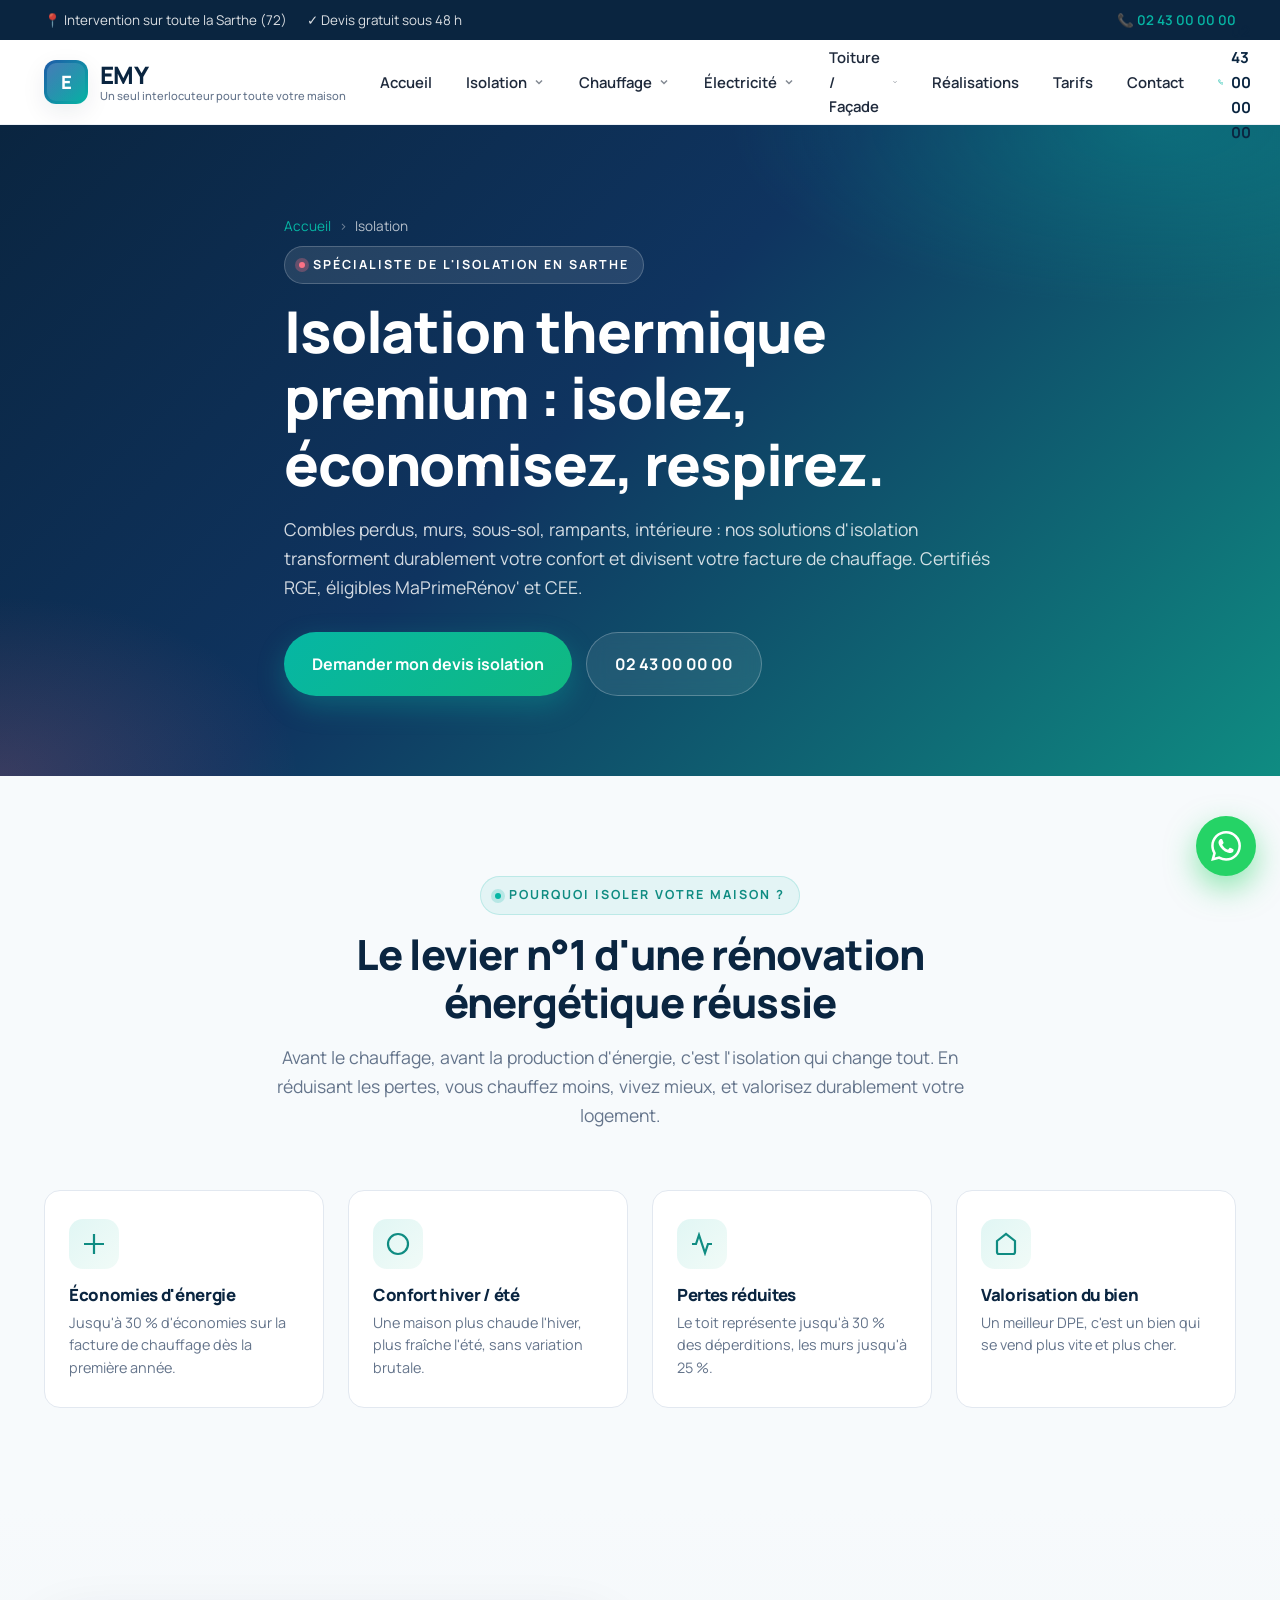
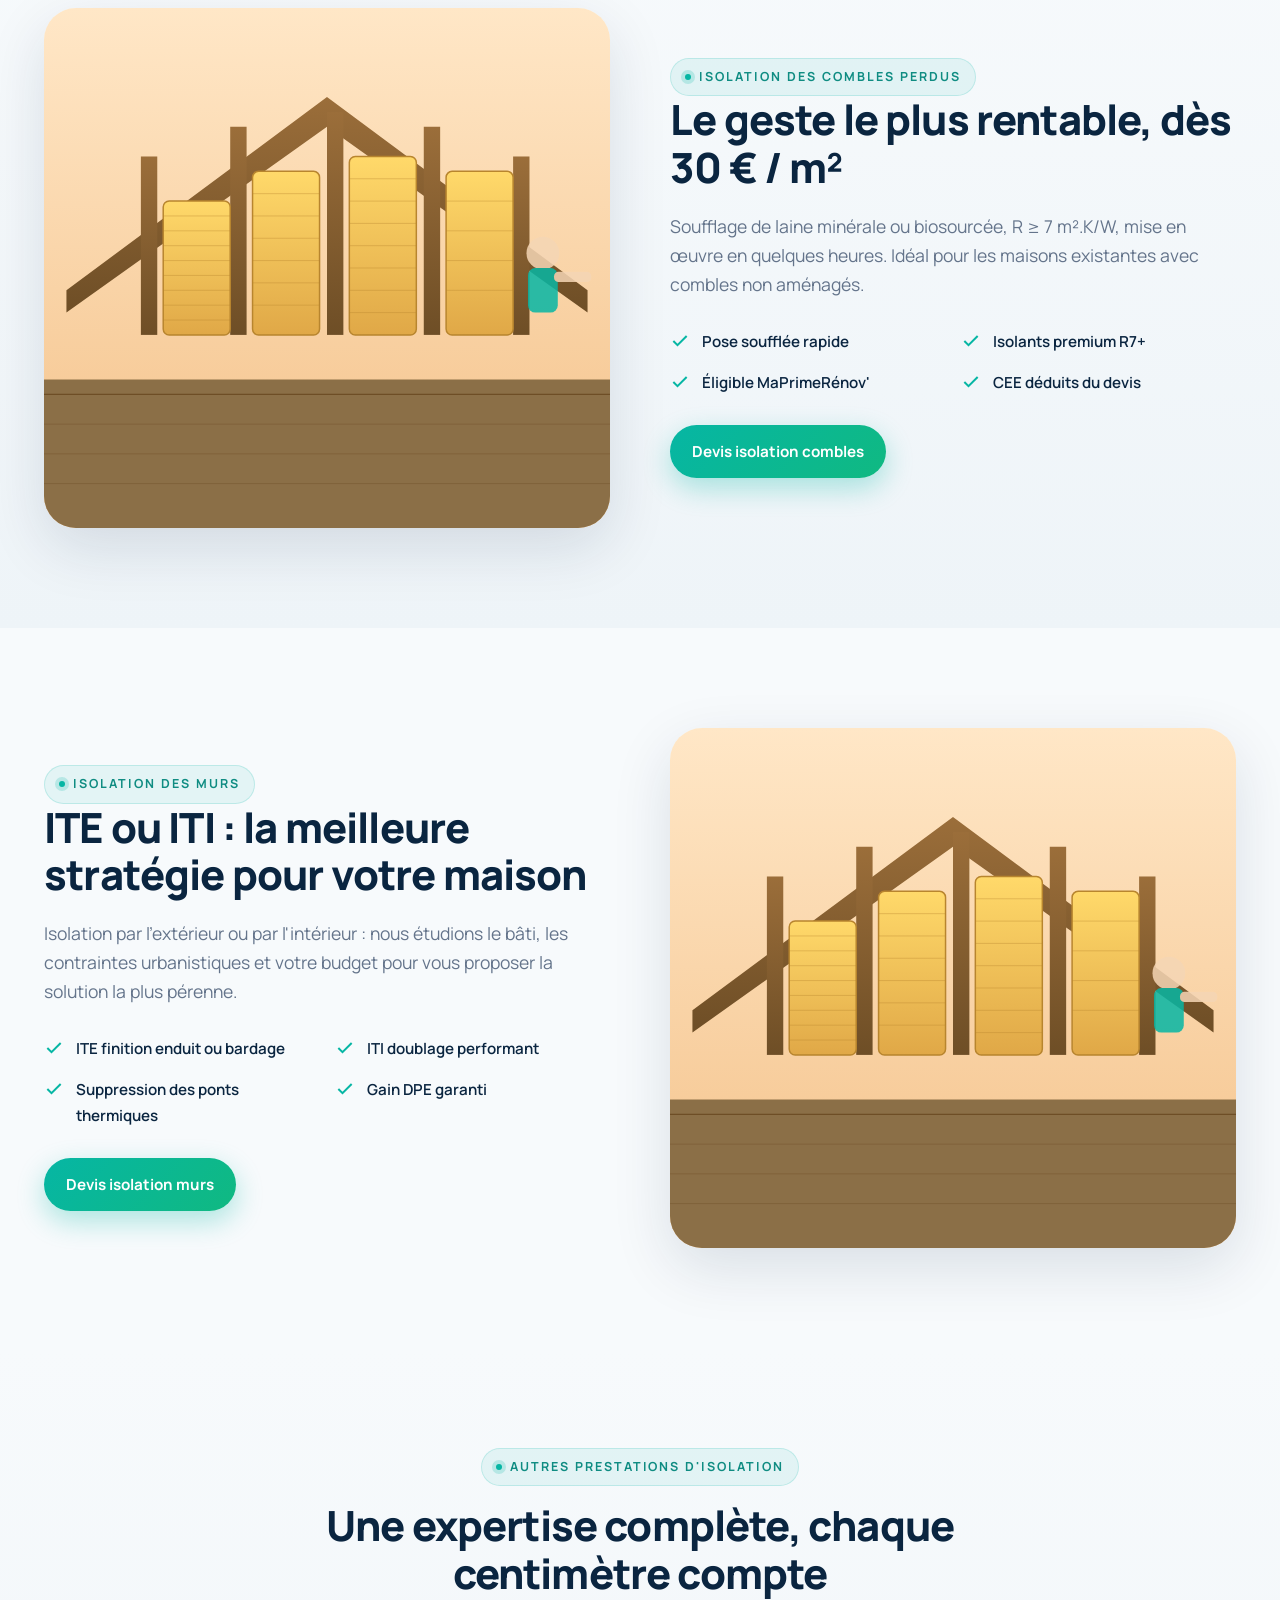
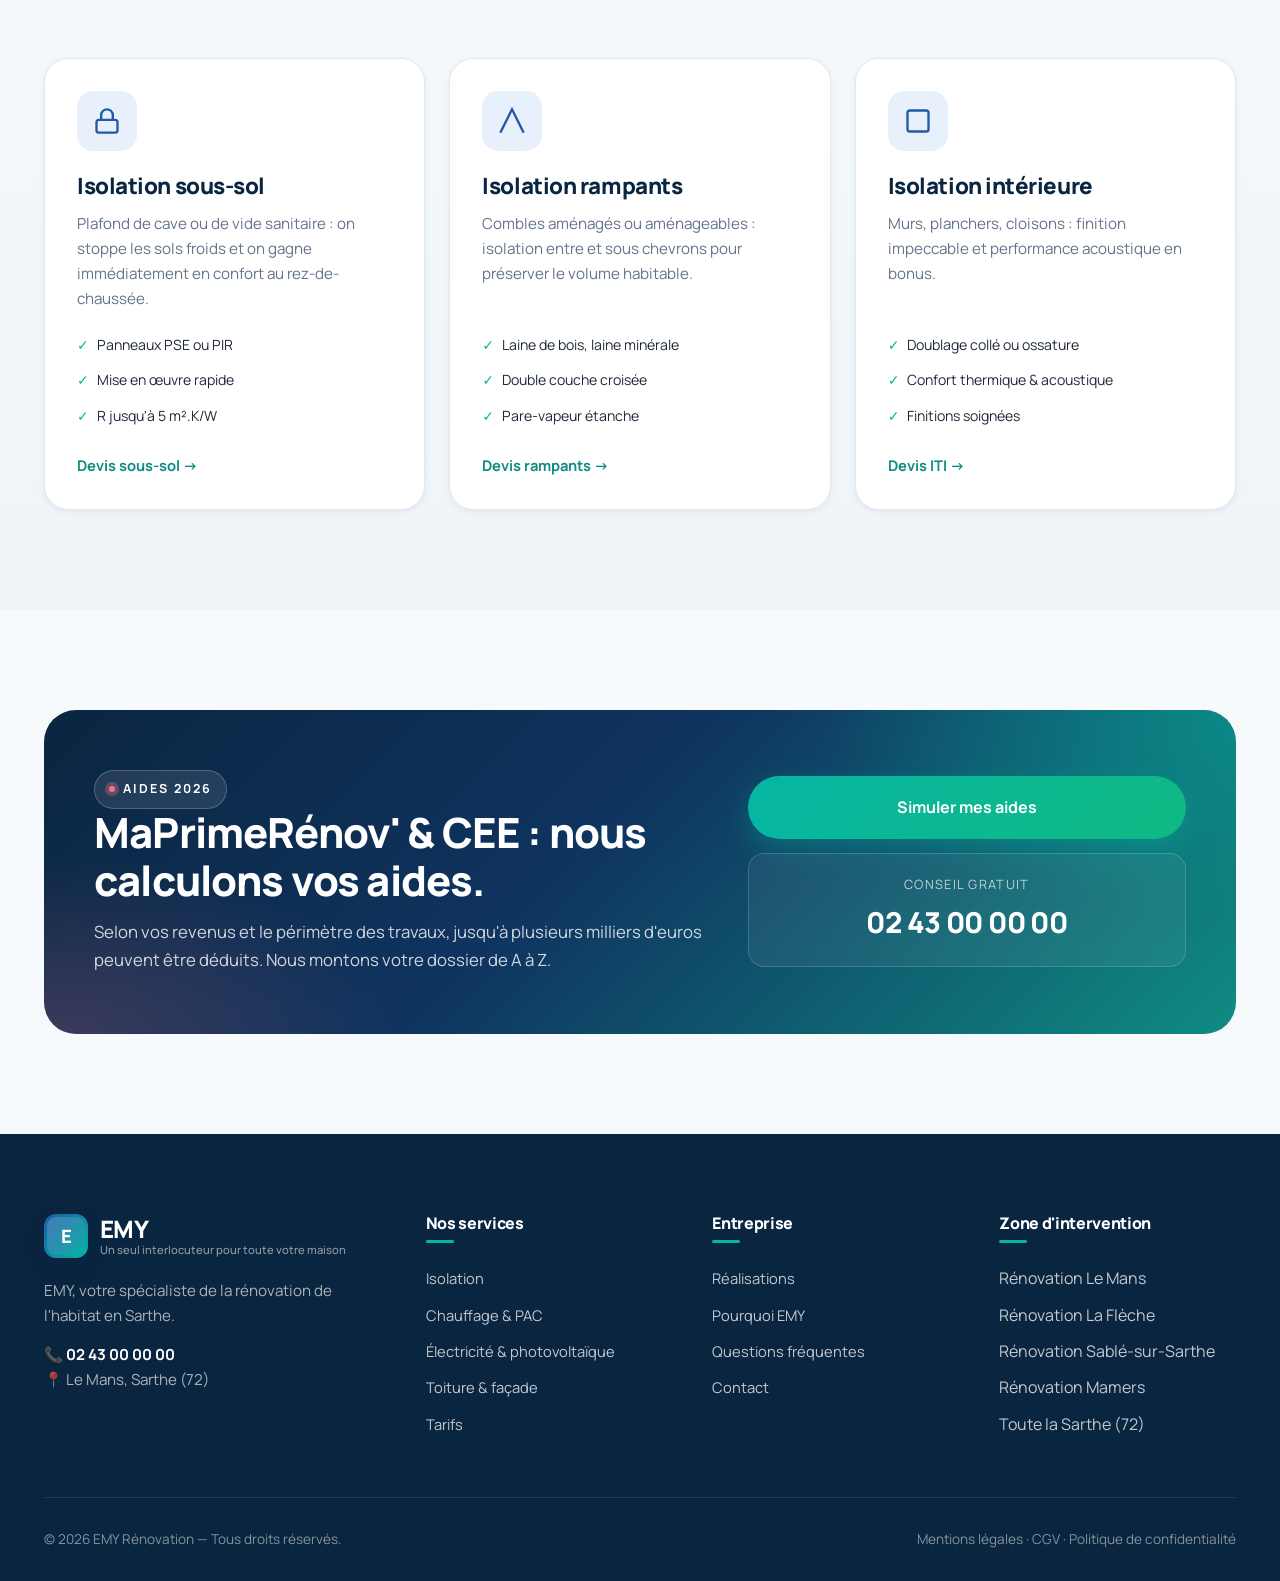
<file: pages/isolation.html>
<!DOCTYPE html>
<html lang="fr">
<head>
  <meta charset="UTF-8" />
  <meta name="viewport" content="width=device-width, initial-scale=1.0" />
  <title>Isolation en Sarthe — Combles, murs, sous-sol | EMY Rénovation</title>
  <meta name="description" content="Isolation thermique en Sarthe (Le Mans). Combles perdus, murs, sous-sol, rampants. Devis gratuit, certifié RGE, éligible MaPrimeRénov'." />
  <meta name="keywords" content="isolation Sarthe, isolation Le Mans, isolation combles Sarthe, isolation murs Sarthe, rénovation énergétique Sarthe" />
  <link rel="preconnect" href="https://fonts.googleapis.com" />
  <link rel="preconnect" href="https://fonts.gstatic.com" crossorigin />
  <link href="https://fonts.googleapis.com/css2?family=Manrope:wght@400;500;600;700;800;900&display=swap" rel="stylesheet" />
  <link rel="stylesheet" href="../assets/css/style.css" />
  <link rel="icon" type="image/svg+xml" href="data:image/svg+xml,%3Csvg xmlns='http://www.w3.org/2000/svg' viewBox='0 0 100 100'%3E%3Crect rx='22' width='100' height='100' fill='%230A2540'/%3E%3Ctext x='50' y='66' font-size='52' font-weight='900' fill='%2306B6A4' text-anchor='middle' font-family='Arial'%3EE%3C/text%3E%3C/svg%3E" />
</head>
<body>

<div class="topbar">
  <div class="container topbar__inner">
    <div class="topbar__left">
      <span class="topbar__item">📍 Intervention sur toute la Sarthe (72)</span>
      <span class="topbar__item">✓ Devis gratuit sous 48 h</span>
    </div>
    <div class="topbar__right"><a href="tel:+33243000000">📞 02 43 00 00 00</a></div>
  </div>
</div>

<header class="header">
  <div class="container header__inner">
    <a href="../index.html" class="logo">
      <span class="logo__mark">E</span>
      <span class="logo__text">EMY<small class="logo__slogan">Un seul interlocuteur pour toute votre maison</small></span>
    </a>
    <nav class="nav">
      <div class="nav__item"><a class="nav__link" href="../index.html">Accueil</a></div>
      <div class="nav__item">
        <a class="nav__link" href="isolation.html">Isolation <svg viewBox="0 0 24 24" fill="none" stroke="currentColor" stroke-width="3"><polyline points="6 9 12 15 18 9"/></svg></a>
        <div class="submenu">
          <a href="isolation.html#combles">Isolation des combles perdus</a>
          <a href="isolation.html#sous-sol">Isolation sous-sol</a>
          <a href="isolation.html#murs">Isolation des murs</a>
          <a href="isolation.html#rampants">Isolation rampants</a>
          <a href="isolation.html#interieure">Isolation intérieure</a>
        </div>
      </div>
      <div class="nav__item">
        <a class="nav__link" href="chauffage.html">Chauffage <svg viewBox="0 0 24 24" fill="none" stroke="currentColor" stroke-width="3"><polyline points="6 9 12 15 18 9"/></svg></a>
        <div class="submenu">
          <a href="chauffage.html#pac-air-air">Pompe à chaleur air-air</a>
          <a href="chauffage.html#pac-air-eau">Pompe à chaleur air-eau</a>
          <a href="chauffage.html#ballon-thermo">Ballon thermodynamique</a>
          <a href="chauffage.html#ballon-classique">Ballon classique</a>
          <a href="chauffage.html#radiateurs">Radiateurs électriques</a>
        </div>
      </div>
      <div class="nav__item">
        <a class="nav__link" href="electricite.html">Électricité <svg viewBox="0 0 24 24" fill="none" stroke="currentColor" stroke-width="3"><polyline points="6 9 12 15 18 9"/></svg></a>
        <div class="submenu">
          <a href="electricite.html#photovoltaique">Panneaux photovoltaïques</a>
          <a href="electricite.html#tableau">Tableau électrique</a>
          <a href="electricite.html#vmc-simple">Ventilation simple flux</a>
          <a href="electricite.html#vmc-double">Ventilation double flux</a>
          <a href="electricite.html#normes">Mise aux normes électriques</a>
        </div>
      </div>
      <div class="nav__item">
        <a class="nav__link" href="toiture.html">Toiture / Façade <svg viewBox="0 0 24 24" fill="none" stroke="currentColor" stroke-width="3"><polyline points="6 9 12 15 18 9"/></svg></a>
        <div class="submenu">
          <a href="toiture.html#nettoyage-toiture">Nettoyage toiture</a>
          <a href="toiture.html#traitement-toiture">Traitement toiture</a>
          <a href="toiture.html#demoussage">Démoussage toiture</a>
          <a href="toiture.html#ravalement">Ravalement façade</a>
          <a href="toiture.html#nettoyage-facade">Nettoyage façade</a>
          <a href="toiture.html#hydrofuge">Hydrofuge façade</a>
        </div>
      </div>
      <div class="nav__item"><a class="nav__link" href="realisations.html">Réalisations</a></div>
      <div class="nav__item"><a class="nav__link" href="tarifs.html">Tarifs</a></div>
      <div class="nav__item"><a class="nav__link" href="contact.html">Contact</a></div>
    </nav>
    <div class="header__cta">
      <a class="header__phone" href="tel:+33243000000"><svg width="18" height="18" viewBox="0 0 24 24" fill="none" stroke="currentColor" stroke-width="2.4"><path d="M22 16.92v3a2 2 0 0 1-2.18 2 19.79 19.79 0 0 1-8.63-3.07 19.5 19.5 0 0 1-6-6 19.79 19.79 0 0 1-3.07-8.67A2 2 0 0 1 4.11 2h3a2 2 0 0 1 2 1.72 12.84 12.84 0 0 0 .7 2.81 2 2 0 0 1-.45 2.11L8.09 9.91a16 16 0 0 0 6 6l1.27-1.27a2 2 0 0 1 2.11-.45 12.84 12.84 0 0 0 2.81.7A2 2 0 0 1 22 16.92z"/></svg><span>02 43 00 00 00</span></a>
      <a href="contact.html#rappel" class="btn btn--outline btn--sm">Être rappelé</a>
      <a href="contact.html" class="btn btn--primary btn--sm">Demander un devis</a>
      <button class="nav-toggle" aria-label="Menu"><span></span></button>
    </div>
  </div>
</header>

<section class="page-hero">
  <div class="container page-hero__inner">
    <div class="breadcrumb"><a href="../index.html">Accueil</a><span>›</span>Isolation</div>
    <span class="eyebrow hero__eyebrow">Spécialiste de l'isolation en Sarthe</span>
    <h1>Isolation thermique premium : isolez, économisez, respirez.</h1>
    <p>Combles perdus, murs, sous-sol, rampants, intérieure : nos solutions d'isolation transforment durablement votre confort et divisent votre facture de chauffage. Certifiés RGE, éligibles MaPrimeRénov' et CEE.</p>
    <div class="hero__cta" style="margin-top:30px;">
      <a href="contact.html" class="btn btn--primary btn--lg">Demander mon devis isolation</a>
      <a href="tel:+33243000000" class="btn btn--ghost btn--lg">02 43 00 00 00</a>
    </div>
  </div>
</section>

<!-- POURQUOI -->
<section class="section">
  <div class="container">
    <div class="section__head reveal">
      <span class="eyebrow">Pourquoi isoler votre maison ?</span>
      <h2>Le levier n°1 d'une rénovation énergétique réussie</h2>
      <p class="lead">Avant le chauffage, avant la production d'énergie, c'est l'isolation qui change tout. En réduisant les pertes, vous chauffez moins, vivez mieux, et valorisez durablement votre logement.</p>
    </div>
    <div class="why reveal">
      <div class="why-item">
        <div class="why-item__icon"><svg width="24" height="24" viewBox="0 0 24 24" fill="none" stroke="currentColor" stroke-width="2.2"><path d="M12 2v20M2 12h20"/></svg></div>
        <h4>Économies d'énergie</h4>
        <p>Jusqu'à 30 % d'économies sur la facture de chauffage dès la première année.</p>
      </div>
      <div class="why-item">
        <div class="why-item__icon"><svg width="24" height="24" viewBox="0 0 24 24" fill="none" stroke="currentColor" stroke-width="2.2"><path d="M12 2a10 10 0 1 0 10 10A10 10 0 0 0 12 2z"/></svg></div>
        <h4>Confort hiver / été</h4>
        <p>Une maison plus chaude l'hiver, plus fraîche l'été, sans variation brutale.</p>
      </div>
      <div class="why-item">
        <div class="why-item__icon"><svg width="24" height="24" viewBox="0 0 24 24" fill="none" stroke="currentColor" stroke-width="2.2"><polyline points="22 12 18 12 15 21 9 3 6 12 2 12"/></svg></div>
        <h4>Pertes réduites</h4>
        <p>Le toit représente jusqu'à 30 % des déperditions, les murs jusqu'à 25 %.</p>
      </div>
      <div class="why-item">
        <div class="why-item__icon"><svg width="24" height="24" viewBox="0 0 24 24" fill="none" stroke="currentColor" stroke-width="2.2"><path d="M3 9l9-7 9 7v11a2 2 0 0 1-2 2H5a2 2 0 0 1-2-2z"/></svg></div>
        <h4>Valorisation du bien</h4>
        <p>Un meilleur DPE, c'est un bien qui se vend plus vite et plus cher.</p>
      </div>
    </div>
  </div>
</section>

<!-- DETAIL SECTIONS -->
<section class="section section--soft" id="combles">
  <div class="container">
    <div class="about reveal">
      <div class="about__visual">
        <div class="about__img"><img src="../assets/img/isolation.svg" alt="Isolation combles perdus" /></div>
      </div>
      <div class="about__content">
        <span class="eyebrow">Isolation des combles perdus</span>
        <h2>Le geste le plus rentable, dès 30 € / m²</h2>
        <p class="lead">Soufflage de laine minérale ou biosourcée, R ≥ 7 m².K/W, mise en œuvre en quelques heures. Idéal pour les maisons existantes avec combles non aménagés.</p>
        <ul class="about__list">
          <li><svg width="20" height="20" viewBox="0 0 24 24" fill="none" stroke="currentColor" stroke-width="2.4"><polyline points="20 6 9 17 4 12"/></svg> Pose soufflée rapide</li>
          <li><svg width="20" height="20" viewBox="0 0 24 24" fill="none" stroke="currentColor" stroke-width="2.4"><polyline points="20 6 9 17 4 12"/></svg> Isolants premium R7+</li>
          <li><svg width="20" height="20" viewBox="0 0 24 24" fill="none" stroke="currentColor" stroke-width="2.4"><polyline points="20 6 9 17 4 12"/></svg> Éligible MaPrimeRénov'</li>
          <li><svg width="20" height="20" viewBox="0 0 24 24" fill="none" stroke="currentColor" stroke-width="2.4"><polyline points="20 6 9 17 4 12"/></svg> CEE déduits du devis</li>
        </ul>
        <a href="contact.html" class="btn btn--primary mt-30">Devis isolation combles</a>
      </div>
    </div>
  </div>
</section>

<section class="section" id="murs">
  <div class="container">
    <div class="about reveal" style="grid-template-columns: 1fr 1fr;">
      <div class="about__content">
        <span class="eyebrow">Isolation des murs</span>
        <h2>ITE ou ITI : la meilleure stratégie pour votre maison</h2>
        <p class="lead">Isolation par l'extérieur ou par l'intérieur : nous étudions le bâti, les contraintes urbanistiques et votre budget pour vous proposer la solution la plus pérenne.</p>
        <ul class="about__list">
          <li><svg width="20" height="20" viewBox="0 0 24 24" fill="none" stroke="currentColor" stroke-width="2.4"><polyline points="20 6 9 17 4 12"/></svg> ITE finition enduit ou bardage</li>
          <li><svg width="20" height="20" viewBox="0 0 24 24" fill="none" stroke="currentColor" stroke-width="2.4"><polyline points="20 6 9 17 4 12"/></svg> ITI doublage performant</li>
          <li><svg width="20" height="20" viewBox="0 0 24 24" fill="none" stroke="currentColor" stroke-width="2.4"><polyline points="20 6 9 17 4 12"/></svg> Suppression des ponts thermiques</li>
          <li><svg width="20" height="20" viewBox="0 0 24 24" fill="none" stroke="currentColor" stroke-width="2.4"><polyline points="20 6 9 17 4 12"/></svg> Gain DPE garanti</li>
        </ul>
        <a href="contact.html" class="btn btn--primary mt-30">Devis isolation murs</a>
      </div>
      <div class="about__visual">
        <div class="about__img"><img src="../assets/img/isolation.svg" alt="Isolation des murs" /></div>
      </div>
    </div>
  </div>
</section>

<section class="section section--soft" id="sous-sol">
  <div class="container">
    <div class="section__head reveal">
      <span class="eyebrow">Autres prestations d'isolation</span>
      <h2>Une expertise complète, chaque centimètre compte</h2>
    </div>
    <div class="services reveal">
      <div class="service-card" id="sous-sol">
        <div class="service-card__icon"><svg width="28" height="28" viewBox="0 0 24 24" fill="none" stroke="currentColor" stroke-width="2"><rect x="3" y="11" width="18" height="11" rx="2"/><path d="M7 11V7a5 5 0 0 1 10 0v4"/></svg></div>
        <h3>Isolation sous-sol</h3>
        <p>Plafond de cave ou de vide sanitaire : on stoppe les sols froids et on gagne immédiatement en confort au rez-de-chaussée.</p>
        <ul>
          <li>Panneaux PSE ou PIR</li>
          <li>Mise en œuvre rapide</li>
          <li>R jusqu'à 5 m².K/W</li>
        </ul>
        <a href="contact.html" class="service-card__link">Devis sous-sol →</a>
      </div>
      <div class="service-card" id="rampants">
        <div class="service-card__icon"><svg width="28" height="28" viewBox="0 0 24 24" fill="none" stroke="currentColor" stroke-width="2"><polyline points="2 22 12 2 22 22"/></svg></div>
        <h3>Isolation rampants</h3>
        <p>Combles aménagés ou aménageables : isolation entre et sous chevrons pour préserver le volume habitable.</p>
        <ul>
          <li>Laine de bois, laine minérale</li>
          <li>Double couche croisée</li>
          <li>Pare-vapeur étanche</li>
        </ul>
        <a href="contact.html" class="service-card__link">Devis rampants →</a>
      </div>
      <div class="service-card" id="interieure">
        <div class="service-card__icon"><svg width="28" height="28" viewBox="0 0 24 24" fill="none" stroke="currentColor" stroke-width="2"><rect x="3" y="3" width="18" height="18" rx="2"/></svg></div>
        <h3>Isolation intérieure</h3>
        <p>Murs, planchers, cloisons : finition impeccable et performance acoustique en bonus.</p>
        <ul>
          <li>Doublage collé ou ossature</li>
          <li>Confort thermique & acoustique</li>
          <li>Finitions soignées</li>
        </ul>
        <a href="contact.html" class="service-card__link">Devis ITI →</a>
      </div>
    </div>
  </div>
</section>

<section class="section">
  <div class="container">
    <div class="cta-banner reveal">
      <div class="cta-banner__txt">
        <span class="eyebrow hero__eyebrow">Aides 2026</span>
        <h2>MaPrimeRénov' & CEE : nous calculons vos aides.</h2>
        <p>Selon vos revenus et le périmètre des travaux, jusqu'à plusieurs milliers d'euros peuvent être déduits. Nous montons votre dossier de A à Z.</p>
      </div>
      <div class="cta-banner__actions">
        <a href="contact.html" class="btn btn--primary btn--lg">Simuler mes aides</a>
        <div class="cta-banner__phone">
          <div class="cta-banner__phone-lbl">Conseil gratuit</div>
          <a class="cta-banner__phone-num" href="tel:+33243000000">02 43 00 00 00</a>
        </div>
      </div>
    </div>
  </div>
</section>

<footer class="footer">
  <div class="container">
    <div class="footer__grid">
      <div class="footer__brand">
        <a href="../index.html" class="logo"><span class="logo__mark">E</span><span class="logo__text" style="color:#fff;">EMY<small class="logo__slogan" style="color:rgba(255,255,255,0.55)">Un seul interlocuteur pour toute votre maison</small></span></a>
        <p>EMY, votre spécialiste de la rénovation de l'habitat en Sarthe.</p>
        <p style="margin-top:14px"><b style="color:#fff;">📞 02 43 00 00 00</b><br>📍 Le Mans, Sarthe (72)</p>
      </div>
      <div><h4>Nos services</h4><ul>
        <li><a href="isolation.html">Isolation</a></li>
        <li><a href="chauffage.html">Chauffage & PAC</a></li>
        <li><a href="electricite.html">Électricité & photovoltaïque</a></li>
        <li><a href="toiture.html">Toiture & façade</a></li>
        <li><a href="tarifs.html">Tarifs</a></li>
      </ul></div>
      <div><h4>Entreprise</h4><ul>
        <li><a href="realisations.html">Réalisations</a></li>
        <li><a href="../index.html#entreprise">Pourquoi EMY</a></li>
        <li><a href="../index.html#faq">Questions fréquentes</a></li>
        <li><a href="contact.html">Contact</a></li>
      </ul></div>
      <div><h4>Zone d'intervention</h4><ul>
        <li>Rénovation Le Mans</li>
        <li>Rénovation La Flèche</li>
        <li>Rénovation Sablé-sur-Sarthe</li>
        <li>Rénovation Mamers</li>
        <li>Toute la Sarthe (72)</li>
      </ul></div>
    </div>
    <div class="footer__bottom">
      <div>© 2026 EMY Rénovation — Tous droits réservés.</div>
      <div>Mentions légales · CGV · Politique de confidentialité</div>
    </div>
  </div>
</footer>

<a href="https://wa.me/33243000000" class="float-whatsapp" target="_blank" rel="noopener" aria-label="WhatsApp">
  <svg width="30" height="30" viewBox="0 0 24 24" fill="currentColor"><path d="M17.472 14.382c-.297-.149-1.758-.867-2.03-.967-.273-.099-.471-.148-.67.15-.197.297-.767.966-.94 1.164-.173.199-.347.223-.644.075-.297-.15-1.255-.463-2.39-1.475-.883-.788-1.48-1.761-1.653-2.059-.173-.297-.018-.458.13-.606.134-.133.298-.347.446-.52.149-.174.198-.298.298-.497.099-.198.05-.371-.025-.52-.075-.149-.669-1.612-.916-2.207-.242-.579-.487-.5-.669-.51-.173-.008-.371-.01-.57-.01-.198 0-.52.074-.792.372-.272.297-1.04 1.016-1.04 2.479 0 1.462 1.065 2.875 1.213 3.074.149.198 2.096 3.2 5.077 4.487.709.306 1.262.489 1.694.625.712.227 1.36.195 1.871.118.571-.085 1.758-.719 2.006-1.413.248-.694.248-1.289.173-1.413-.074-.124-.272-.198-.57-.347m-5.421 7.403h-.004a9.87 9.87 0 0 1-5.031-1.378l-.361-.214-3.741.982.998-3.648-.235-.374a9.86 9.86 0 0 1-1.51-5.26c.001-5.45 4.436-9.884 9.888-9.884 2.64 0 5.122 1.03 6.988 2.898a9.825 9.825 0 0 1 2.893 6.994c-.003 5.45-4.437 9.884-9.885 9.884m8.413-18.297A11.815 11.815 0 0 0 12.05 0C5.495 0 .16 5.335.157 11.892c0 2.096.547 4.142 1.588 5.945L.057 24l6.305-1.654a11.882 11.882 0 0 0 5.683 1.448h.005c6.554 0 11.89-5.335 11.893-11.893a11.821 11.821 0 0 0-3.48-8.413"/></svg>
</a>
<a href="tel:+33243000000" class="float-call"><svg width="18" height="18" viewBox="0 0 24 24" fill="none" stroke="currentColor" stroke-width="2.4"><path d="M22 16.92v3a2 2 0 0 1-2.18 2 19.79 19.79 0 0 1-8.63-3.07 19.5 19.5 0 0 1-6-6 19.79 19.79 0 0 1-3.07-8.67A2 2 0 0 1 4.11 2h3a2 2 0 0 1 2 1.72 12.84 12.84 0 0 0 .7 2.81 2 2 0 0 1-.45 2.11L8.09 9.91a16 16 0 0 0 6 6l1.27-1.27a2 2 0 0 1 2.11-.45 12.84 12.84 0 0 0 2.81.7A2 2 0 0 1 22 16.92z"/></svg> Appeler</a>

<script src="../assets/js/main.js"></script>
</body>
</html>
</file>
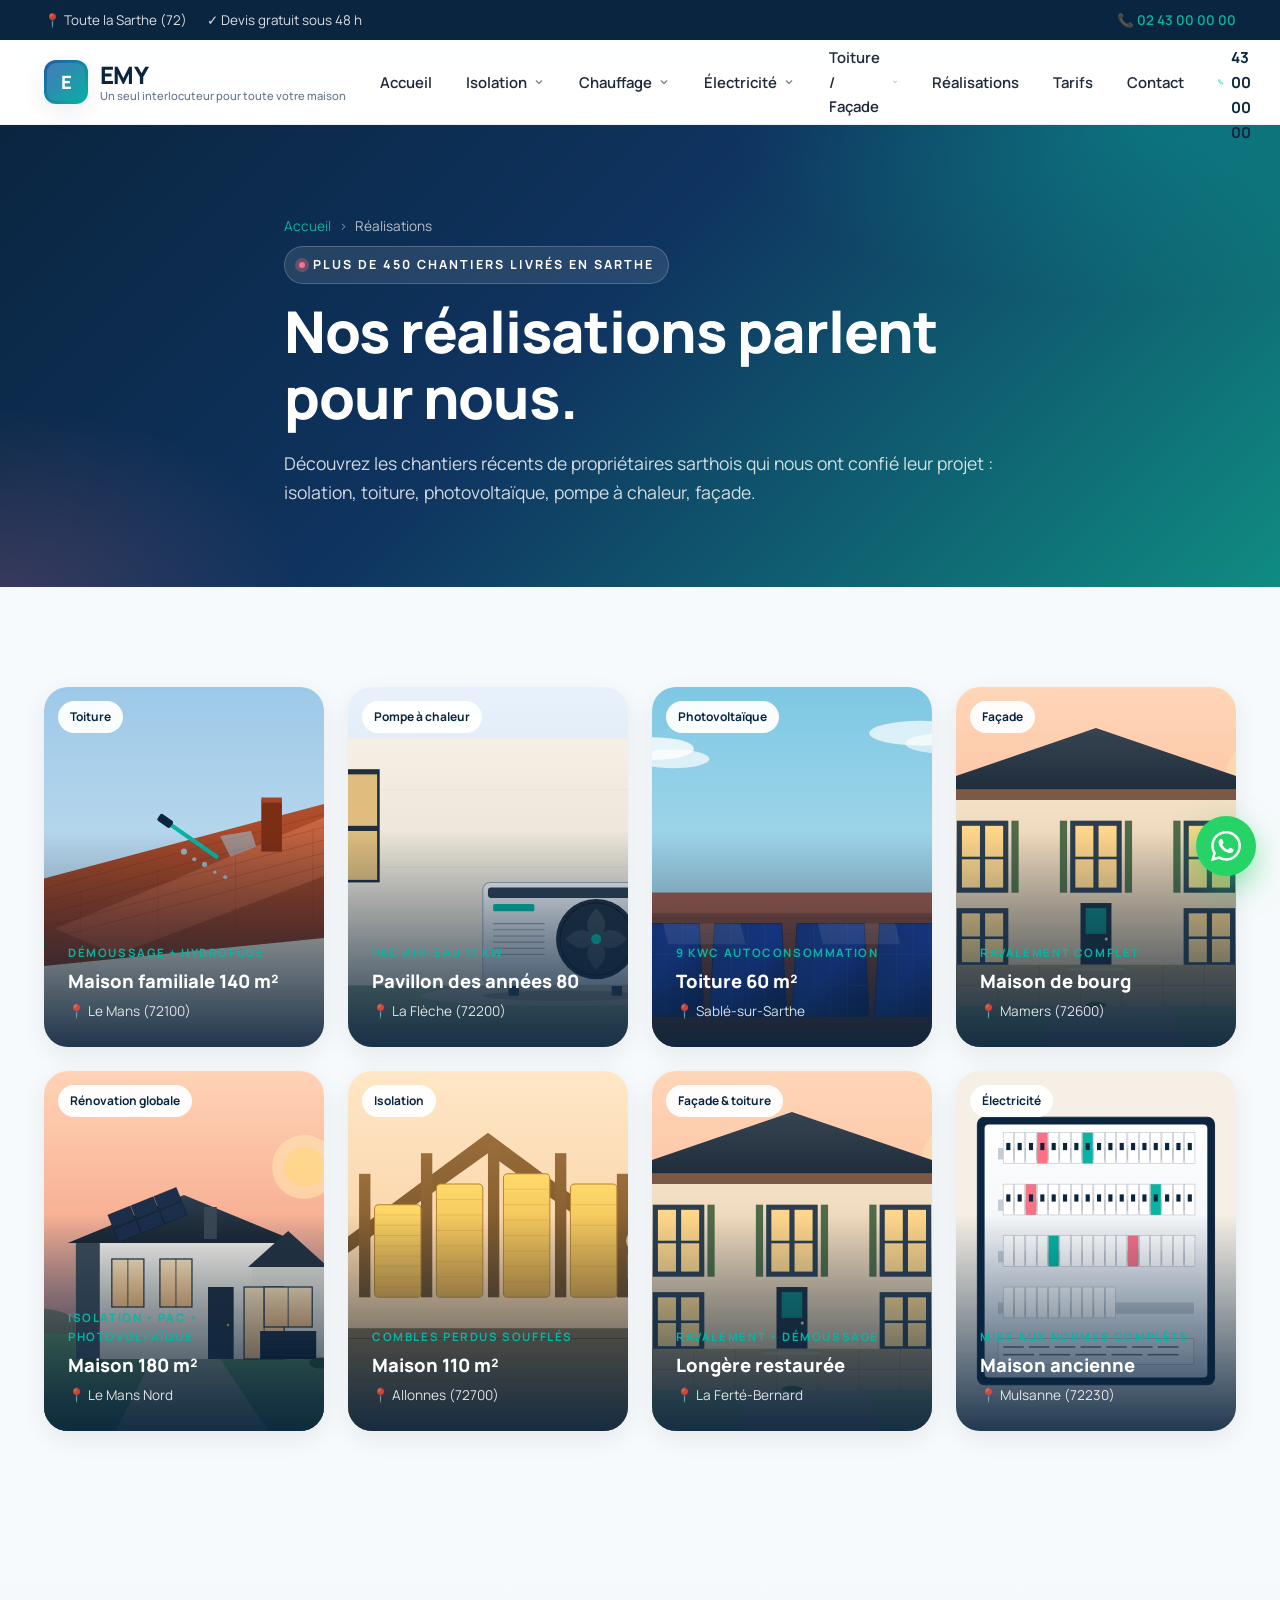
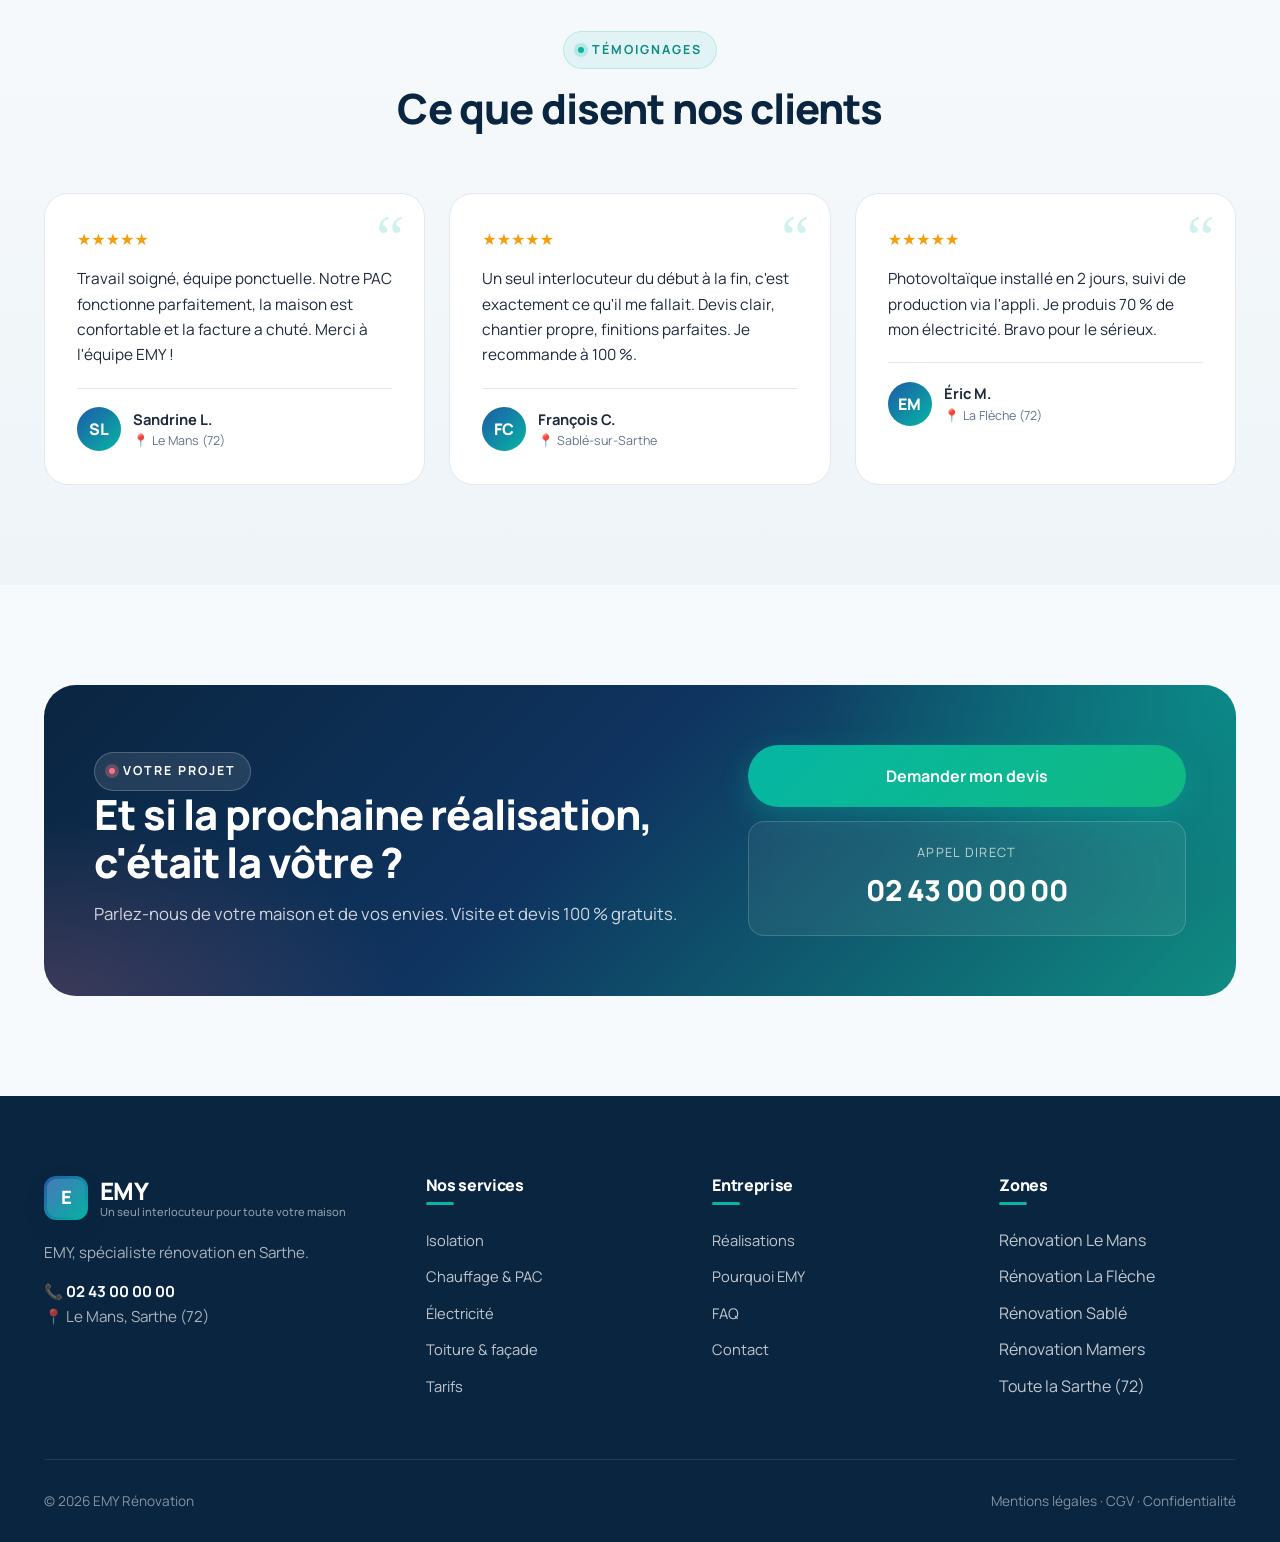
<file: pages/realisations.html>
<!DOCTYPE html>
<html lang="fr">
<head>
  <meta charset="UTF-8" />
  <meta name="viewport" content="width=device-width, initial-scale=1.0" />
  <title>Réalisations — Chantiers en Sarthe | EMY Rénovation</title>
  <meta name="description" content="Découvrez nos chantiers de rénovation en Sarthe : isolation, toiture, pompe à chaleur, photovoltaïque, ravalement de façade. Avant / après et témoignages." />
  <link rel="preconnect" href="https://fonts.googleapis.com" />
  <link rel="preconnect" href="https://fonts.gstatic.com" crossorigin />
  <link href="https://fonts.googleapis.com/css2?family=Manrope:wght@400;500;600;700;800;900&display=swap" rel="stylesheet" />
  <link rel="stylesheet" href="../assets/css/style.css" />
  <link rel="icon" type="image/svg+xml" href="data:image/svg+xml,%3Csvg xmlns='http://www.w3.org/2000/svg' viewBox='0 0 100 100'%3E%3Crect rx='22' width='100' height='100' fill='%230A2540'/%3E%3Ctext x='50' y='66' font-size='52' font-weight='900' fill='%2306B6A4' text-anchor='middle' font-family='Arial'%3EE%3C/text%3E%3C/svg%3E" />
</head>
<body>

<div class="topbar"><div class="container topbar__inner"><div class="topbar__left"><span class="topbar__item">📍 Toute la Sarthe (72)</span><span class="topbar__item">✓ Devis gratuit sous 48 h</span></div><div class="topbar__right"><a href="tel:+33243000000">📞 02 43 00 00 00</a></div></div></div>

<header class="header"><div class="container header__inner">
  <a href="../index.html" class="logo"><span class="logo__mark">E</span><span class="logo__text">EMY<small class="logo__slogan">Un seul interlocuteur pour toute votre maison</small></span></a>
  <nav class="nav">
    <div class="nav__item"><a class="nav__link" href="../index.html">Accueil</a></div>
    <div class="nav__item"><a class="nav__link" href="isolation.html">Isolation <svg viewBox="0 0 24 24" fill="none" stroke="currentColor" stroke-width="3"><polyline points="6 9 12 15 18 9"/></svg></a><div class="submenu"><a href="isolation.html#combles">Combles perdus</a><a href="isolation.html#sous-sol">Sous-sol</a><a href="isolation.html#murs">Murs</a><a href="isolation.html#rampants">Rampants</a><a href="isolation.html#interieure">Intérieure</a></div></div>
    <div class="nav__item"><a class="nav__link" href="chauffage.html">Chauffage <svg viewBox="0 0 24 24" fill="none" stroke="currentColor" stroke-width="3"><polyline points="6 9 12 15 18 9"/></svg></a><div class="submenu"><a href="chauffage.html#pac-air-air">PAC air-air</a><a href="chauffage.html#pac-air-eau">PAC air-eau</a><a href="chauffage.html#ballon-thermo">Ballon thermodynamique</a><a href="chauffage.html#ballon-classique">Ballon classique</a><a href="chauffage.html#radiateurs">Radiateurs électriques</a></div></div>
    <div class="nav__item"><a class="nav__link" href="electricite.html">Électricité <svg viewBox="0 0 24 24" fill="none" stroke="currentColor" stroke-width="3"><polyline points="6 9 12 15 18 9"/></svg></a><div class="submenu"><a href="electricite.html#photovoltaique">Panneaux photovoltaïques</a><a href="electricite.html#tableau">Tableau électrique</a><a href="electricite.html#vmc-simple">VMC simple flux</a><a href="electricite.html#vmc-double">VMC double flux</a><a href="electricite.html#normes">Mise aux normes</a></div></div>
    <div class="nav__item"><a class="nav__link" href="toiture.html">Toiture / Façade <svg viewBox="0 0 24 24" fill="none" stroke="currentColor" stroke-width="3"><polyline points="6 9 12 15 18 9"/></svg></a><div class="submenu"><a href="toiture.html#nettoyage-toiture">Nettoyage toiture</a><a href="toiture.html#traitement-toiture">Traitement toiture</a><a href="toiture.html#demoussage">Démoussage</a><a href="toiture.html#ravalement">Ravalement façade</a><a href="toiture.html#nettoyage-facade">Nettoyage façade</a><a href="toiture.html#hydrofuge">Hydrofuge</a></div></div>
    <div class="nav__item"><a class="nav__link" href="realisations.html">Réalisations</a></div>
    <div class="nav__item"><a class="nav__link" href="tarifs.html">Tarifs</a></div>
    <div class="nav__item"><a class="nav__link" href="contact.html">Contact</a></div>
  </nav>
  <div class="header__cta">
    <a class="header__phone" href="tel:+33243000000"><svg width="18" height="18" viewBox="0 0 24 24" fill="none" stroke="currentColor" stroke-width="2.4"><path d="M22 16.92v3a2 2 0 0 1-2.18 2 19.79 19.79 0 0 1-8.63-3.07 19.5 19.5 0 0 1-6-6 19.79 19.79 0 0 1-3.07-8.67A2 2 0 0 1 4.11 2h3a2 2 0 0 1 2 1.72 12.84 12.84 0 0 0 .7 2.81 2 2 0 0 1-.45 2.11L8.09 9.91a16 16 0 0 0 6 6l1.27-1.27a2 2 0 0 1 2.11-.45 12.84 12.84 0 0 0 2.81.7A2 2 0 0 1 22 16.92z"/></svg><span>02 43 00 00 00</span></a>
    <a href="contact.html#rappel" class="btn btn--outline btn--sm">Être rappelé</a>
    <a href="contact.html" class="btn btn--primary btn--sm">Demander un devis</a>
    <button class="nav-toggle" aria-label="Menu"><span></span></button>
  </div>
</div></header>

<section class="page-hero">
  <div class="container page-hero__inner">
    <div class="breadcrumb"><a href="../index.html">Accueil</a><span>›</span>Réalisations</div>
    <span class="eyebrow hero__eyebrow">Plus de 450 chantiers livrés en Sarthe</span>
    <h1>Nos réalisations parlent pour nous.</h1>
    <p>Découvrez les chantiers récents de propriétaires sarthois qui nous ont confié leur projet : isolation, toiture, photovoltaïque, pompe à chaleur, façade.</p>
  </div>
</section>

<section class="section">
  <div class="container">
    <div class="realisations reveal">
      <a class="real-card"><img src="../assets/img/toiture.svg" alt="Démoussage toiture" /><span class="real-card__badge">Toiture</span><div class="real-card__overlay"><div class="real-card__info"><div class="real-card__cat">Démoussage + hydrofuge</div><div class="real-card__title">Maison familiale 140 m²</div><div class="real-card__loc">📍 Le Mans (72100)</div></div></div></a>
      <a class="real-card"><img src="../assets/img/pac.svg" alt="Pompe à chaleur" /><span class="real-card__badge">Pompe à chaleur</span><div class="real-card__overlay"><div class="real-card__info"><div class="real-card__cat">PAC air-eau 11 kW</div><div class="real-card__title">Pavillon des années 80</div><div class="real-card__loc">📍 La Flèche (72200)</div></div></div></a>
      <a class="real-card"><img src="../assets/img/photovoltaique.svg" alt="Photovoltaïque" /><span class="real-card__badge">Photovoltaïque</span><div class="real-card__overlay"><div class="real-card__info"><div class="real-card__cat">9 kWc autoconsommation</div><div class="real-card__title">Toiture 60 m²</div><div class="real-card__loc">📍 Sablé-sur-Sarthe</div></div></div></a>
      <a class="real-card"><img src="../assets/img/facade.svg" alt="Ravalement façade" /><span class="real-card__badge">Façade</span><div class="real-card__overlay"><div class="real-card__info"><div class="real-card__cat">Ravalement complet</div><div class="real-card__title">Maison de bourg</div><div class="real-card__loc">📍 Mamers (72600)</div></div></div></a>
      <a class="real-card"><img src="../assets/img/hero-house.svg" alt="Rénovation complète" /><span class="real-card__badge">Rénovation globale</span><div class="real-card__overlay"><div class="real-card__info"><div class="real-card__cat">Isolation + PAC + photovoltaïque</div><div class="real-card__title">Maison 180 m²</div><div class="real-card__loc">📍 Le Mans Nord</div></div></div></a>
      <a class="real-card"><img src="../assets/img/isolation.svg" alt="Isolation combles" /><span class="real-card__badge">Isolation</span><div class="real-card__overlay"><div class="real-card__info"><div class="real-card__cat">Combles perdus soufflés</div><div class="real-card__title">Maison 110 m²</div><div class="real-card__loc">📍 Allonnes (72700)</div></div></div></a>
      <a class="real-card"><img src="../assets/img/facade.svg" alt="Maison rénovée" /><span class="real-card__badge">Façade & toiture</span><div class="real-card__overlay"><div class="real-card__info"><div class="real-card__cat">Ravalement + démoussage</div><div class="real-card__title">Longère restaurée</div><div class="real-card__loc">📍 La Ferté-Bernard</div></div></div></a>
      <a class="real-card"><img src="../assets/img/elec.svg" alt="Tableau électrique" /><span class="real-card__badge">Électricité</span><div class="real-card__overlay"><div class="real-card__info"><div class="real-card__cat">Mise aux normes complète</div><div class="real-card__title">Maison ancienne</div><div class="real-card__loc">📍 Mulsanne (72230)</div></div></div></a>
    </div>
  </div>
</section>

<section class="section section--soft">
  <div class="container">
    <div class="section__head reveal">
      <span class="eyebrow">Témoignages</span>
      <h2>Ce que disent nos clients</h2>
    </div>
    <div class="testimonials reveal">
      <div class="testimonial"><div class="testimonial__stars">★★★★★</div><p class="testimonial__txt">Travail soigné, équipe ponctuelle. Notre PAC fonctionne parfaitement, la maison est confortable et la facture a chuté. Merci à l'équipe EMY !</p><div class="testimonial__author"><div class="testimonial__avatar">SL</div><div><div class="testimonial__name">Sandrine L.</div><div class="testimonial__loc">📍 Le Mans (72)</div></div></div></div>
      <div class="testimonial"><div class="testimonial__stars">★★★★★</div><p class="testimonial__txt">Un seul interlocuteur du début à la fin, c'est exactement ce qu'il me fallait. Devis clair, chantier propre, finitions parfaites. Je recommande à 100 %.</p><div class="testimonial__author"><div class="testimonial__avatar">FC</div><div><div class="testimonial__name">François C.</div><div class="testimonial__loc">📍 Sablé-sur-Sarthe</div></div></div></div>
      <div class="testimonial"><div class="testimonial__stars">★★★★★</div><p class="testimonial__txt">Photovoltaïque installé en 2 jours, suivi de production via l'appli. Je produis 70 % de mon électricité. Bravo pour le sérieux.</p><div class="testimonial__author"><div class="testimonial__avatar">EM</div><div><div class="testimonial__name">Éric M.</div><div class="testimonial__loc">📍 La Flèche (72)</div></div></div></div>
    </div>
  </div>
</section>

<section class="section">
  <div class="container">
    <div class="cta-banner reveal">
      <div class="cta-banner__txt">
        <span class="eyebrow hero__eyebrow">Votre projet</span>
        <h2>Et si la prochaine réalisation, c'était la vôtre ?</h2>
        <p>Parlez-nous de votre maison et de vos envies. Visite et devis 100 % gratuits.</p>
      </div>
      <div class="cta-banner__actions">
        <a href="contact.html" class="btn btn--primary btn--lg">Demander mon devis</a>
        <div class="cta-banner__phone"><div class="cta-banner__phone-lbl">Appel direct</div><a class="cta-banner__phone-num" href="tel:+33243000000">02 43 00 00 00</a></div>
      </div>
    </div>
  </div>
</section>

<footer class="footer"><div class="container">
  <div class="footer__grid">
    <div class="footer__brand"><a href="../index.html" class="logo"><span class="logo__mark">E</span><span class="logo__text" style="color:#fff;">EMY<small class="logo__slogan" style="color:rgba(255,255,255,0.55)">Un seul interlocuteur pour toute votre maison</small></span></a><p>EMY, spécialiste rénovation en Sarthe.</p><p style="margin-top:14px"><b style="color:#fff;">📞 02 43 00 00 00</b><br>📍 Le Mans, Sarthe (72)</p></div>
    <div><h4>Nos services</h4><ul><li><a href="isolation.html">Isolation</a></li><li><a href="chauffage.html">Chauffage & PAC</a></li><li><a href="electricite.html">Électricité</a></li><li><a href="toiture.html">Toiture & façade</a></li><li><a href="tarifs.html">Tarifs</a></li></ul></div>
    <div><h4>Entreprise</h4><ul><li><a href="realisations.html">Réalisations</a></li><li><a href="../index.html#entreprise">Pourquoi EMY</a></li><li><a href="../index.html#faq">FAQ</a></li><li><a href="contact.html">Contact</a></li></ul></div>
    <div><h4>Zones</h4><ul><li>Rénovation Le Mans</li><li>Rénovation La Flèche</li><li>Rénovation Sablé</li><li>Rénovation Mamers</li><li>Toute la Sarthe (72)</li></ul></div>
  </div>
  <div class="footer__bottom"><div>© 2026 EMY Rénovation</div><div>Mentions légales · CGV · Confidentialité</div></div>
</div></footer>

<a href="https://wa.me/33243000000" class="float-whatsapp" target="_blank" rel="noopener"><svg width="30" height="30" viewBox="0 0 24 24" fill="currentColor"><path d="M17.472 14.382c-.297-.149-1.758-.867-2.03-.967-.273-.099-.471-.148-.67.15-.197.297-.767.966-.94 1.164-.173.199-.347.223-.644.075-.297-.15-1.255-.463-2.39-1.475-.883-.788-1.48-1.761-1.653-2.059-.173-.297-.018-.458.13-.606.134-.133.298-.347.446-.52.149-.174.198-.298.298-.497.099-.198.05-.371-.025-.52-.075-.149-.669-1.612-.916-2.207-.242-.579-.487-.5-.669-.51-.173-.008-.371-.01-.57-.01-.198 0-.52.074-.792.372-.272.297-1.04 1.016-1.04 2.479 0 1.462 1.065 2.875 1.213 3.074.149.198 2.096 3.2 5.077 4.487.709.306 1.262.489 1.694.625.712.227 1.36.195 1.871.118.571-.085 1.758-.719 2.006-1.413.248-.694.248-1.289.173-1.413-.074-.124-.272-.198-.57-.347m-5.421 7.403h-.004a9.87 9.87 0 0 1-5.031-1.378l-.361-.214-3.741.982.998-3.648-.235-.374a9.86 9.86 0 0 1-1.51-5.26c.001-5.45 4.436-9.884 9.888-9.884 2.64 0 5.122 1.03 6.988 2.898a9.825 9.825 0 0 1 2.893 6.994c-.003 5.45-4.437 9.884-9.885 9.884m8.413-18.297A11.815 11.815 0 0 0 12.05 0C5.495 0 .16 5.335.157 11.892c0 2.096.547 4.142 1.588 5.945L.057 24l6.305-1.654a11.882 11.882 0 0 0 5.683 1.448h.005c6.554 0 11.89-5.335 11.893-11.893a11.821 11.821 0 0 0-3.48-8.413"/></svg></a>
<a href="tel:+33243000000" class="float-call"><svg width="18" height="18" viewBox="0 0 24 24" fill="none" stroke="currentColor" stroke-width="2.4"><path d="M22 16.92v3a2 2 0 0 1-2.18 2 19.79 19.79 0 0 1-8.63-3.07 19.5 19.5 0 0 1-6-6 19.79 19.79 0 0 1-3.07-8.67A2 2 0 0 1 4.11 2h3a2 2 0 0 1 2 1.72 12.84 12.84 0 0 0 .7 2.81 2 2 0 0 1-.45 2.11L8.09 9.91a16 16 0 0 0 6 6l1.27-1.27a2 2 0 0 1 2.11-.45 12.84 12.84 0 0 0 2.81.7A2 2 0 0 1 22 16.92z"/></svg> Appeler</a>

<script src="../assets/js/main.js"></script>
</body>
</html>
</file>
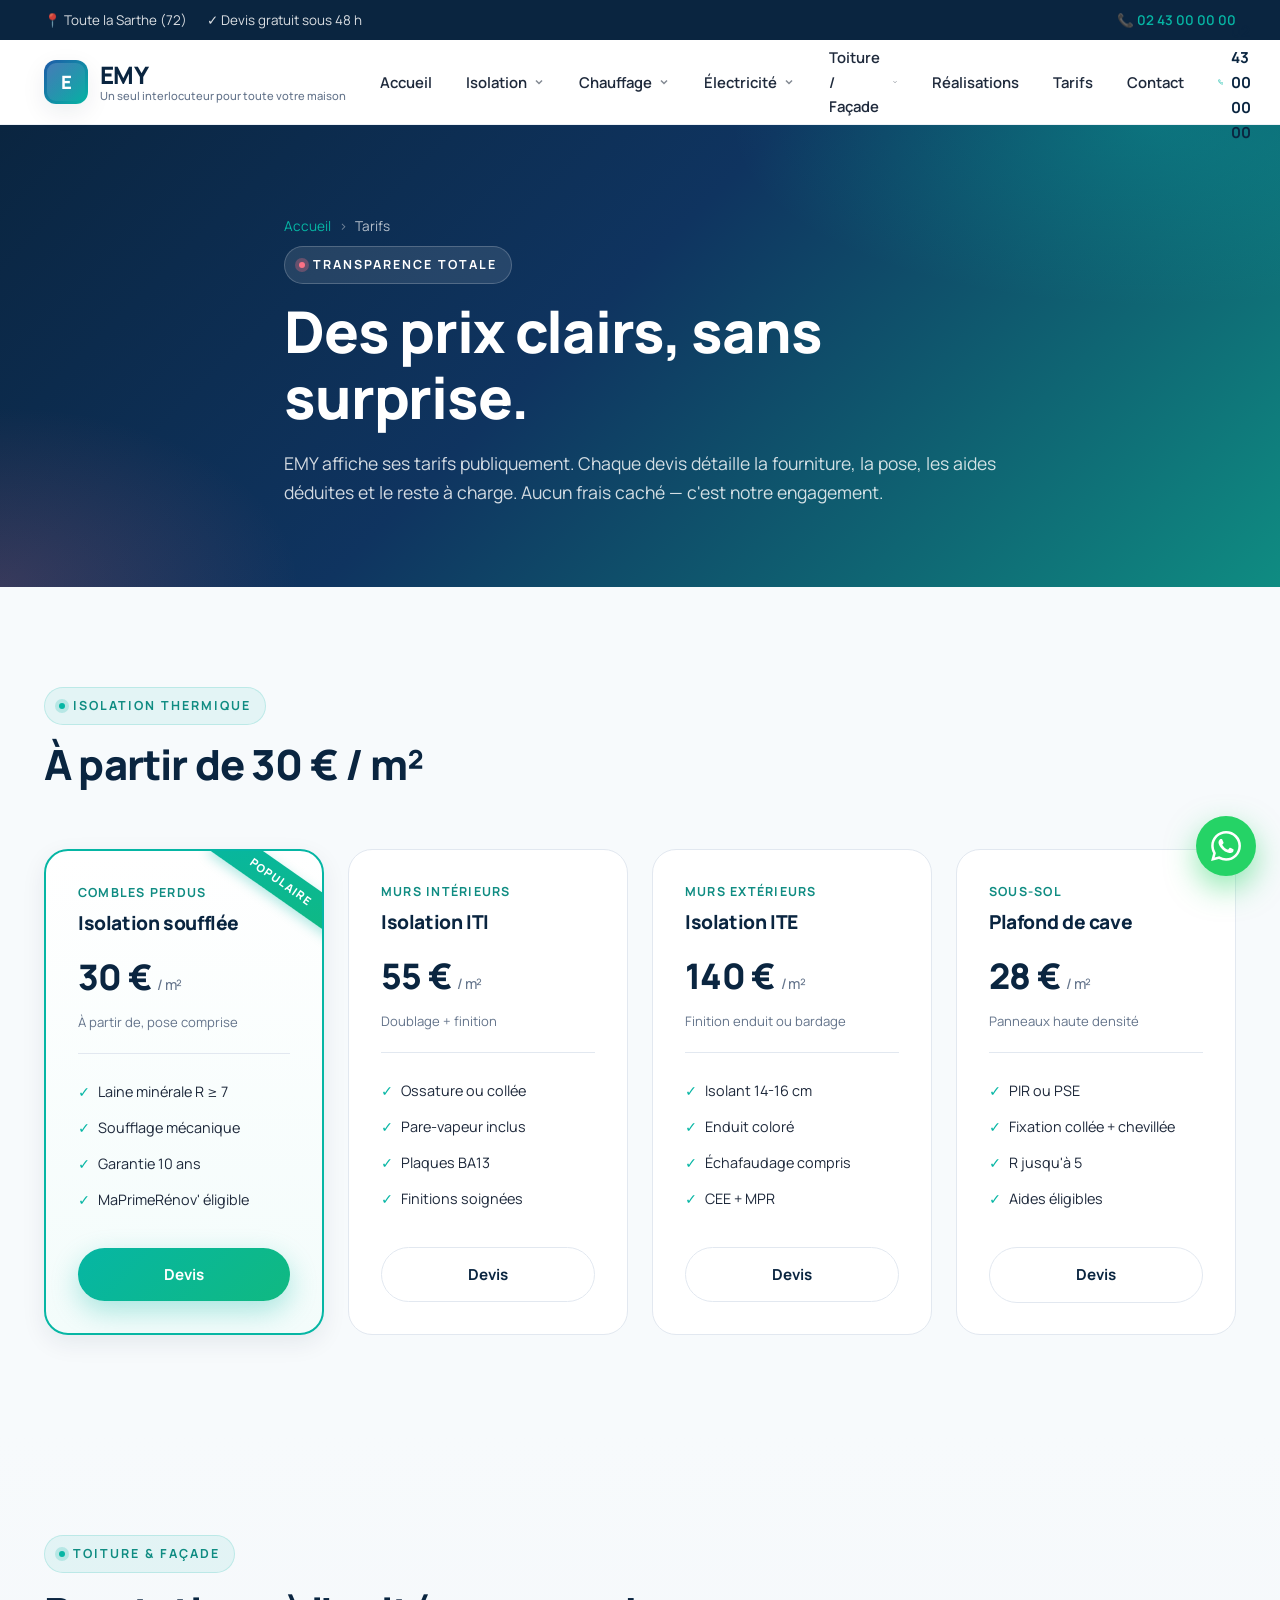
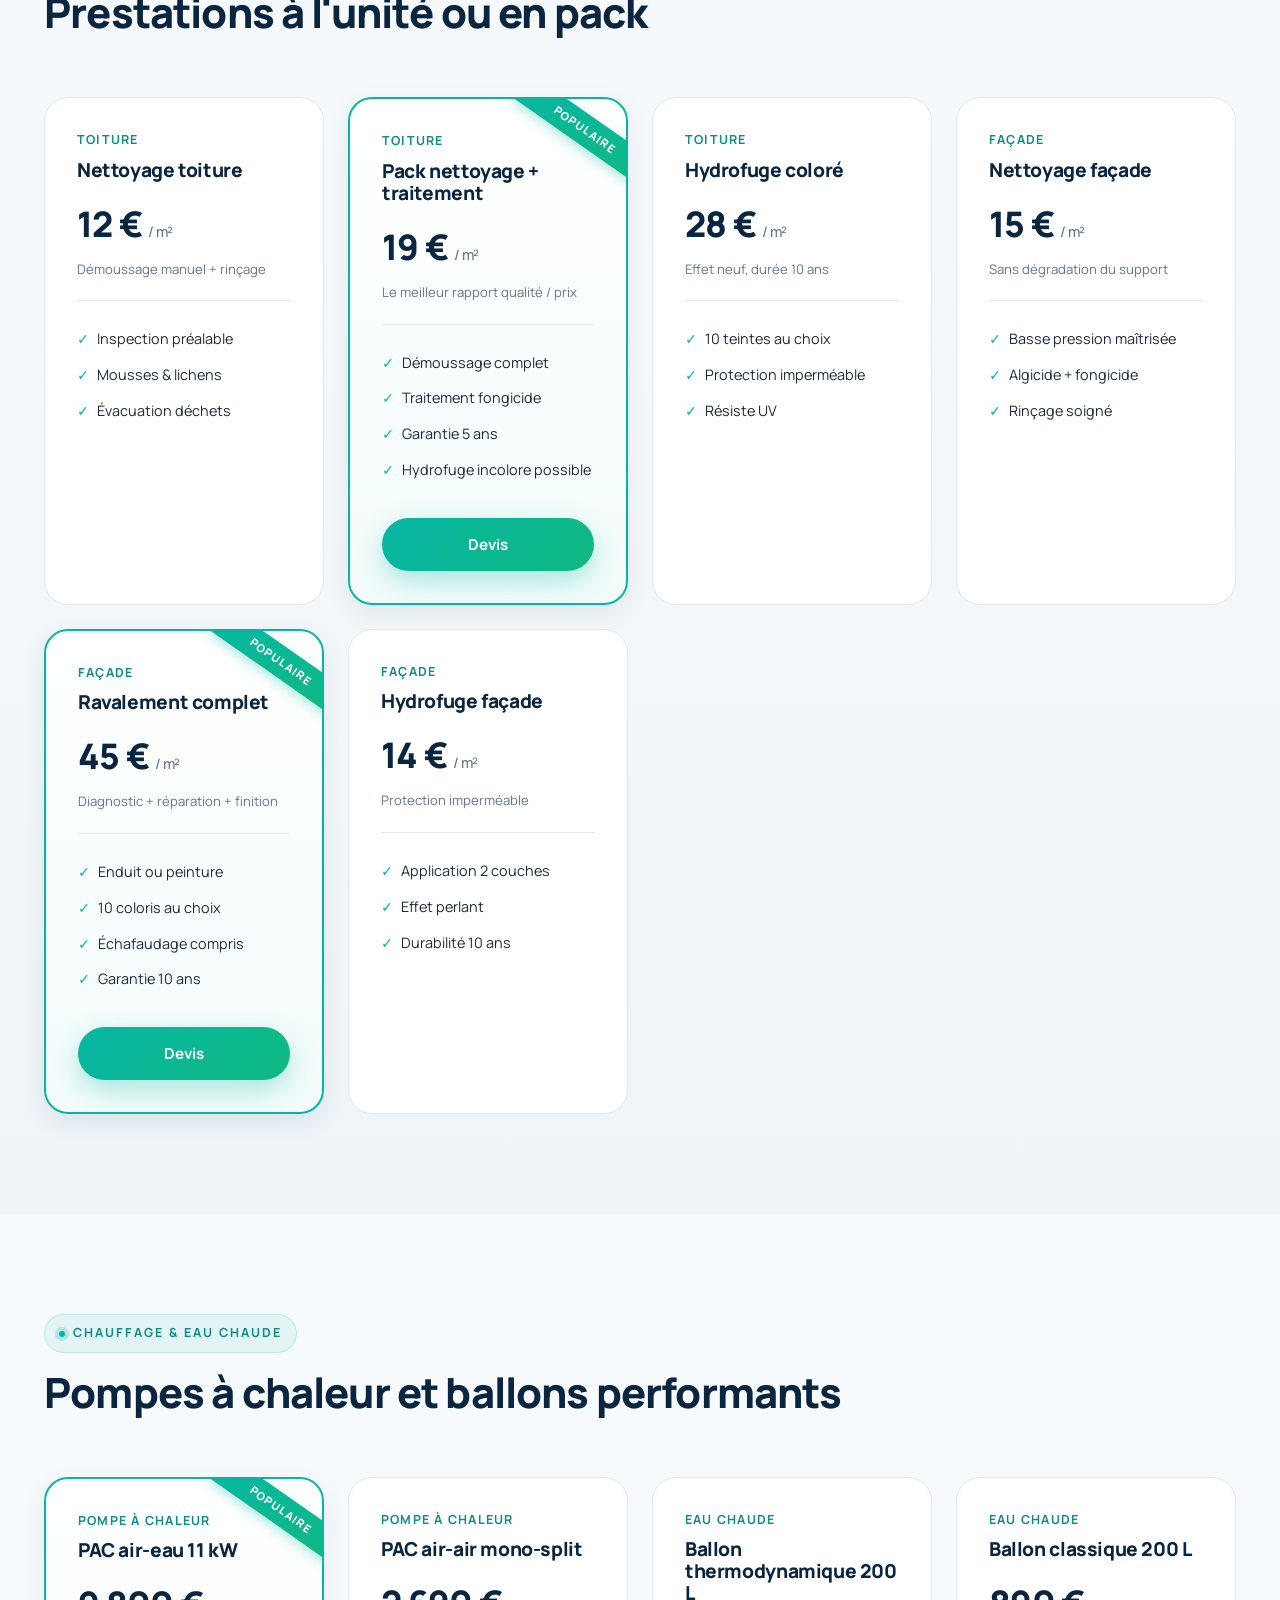
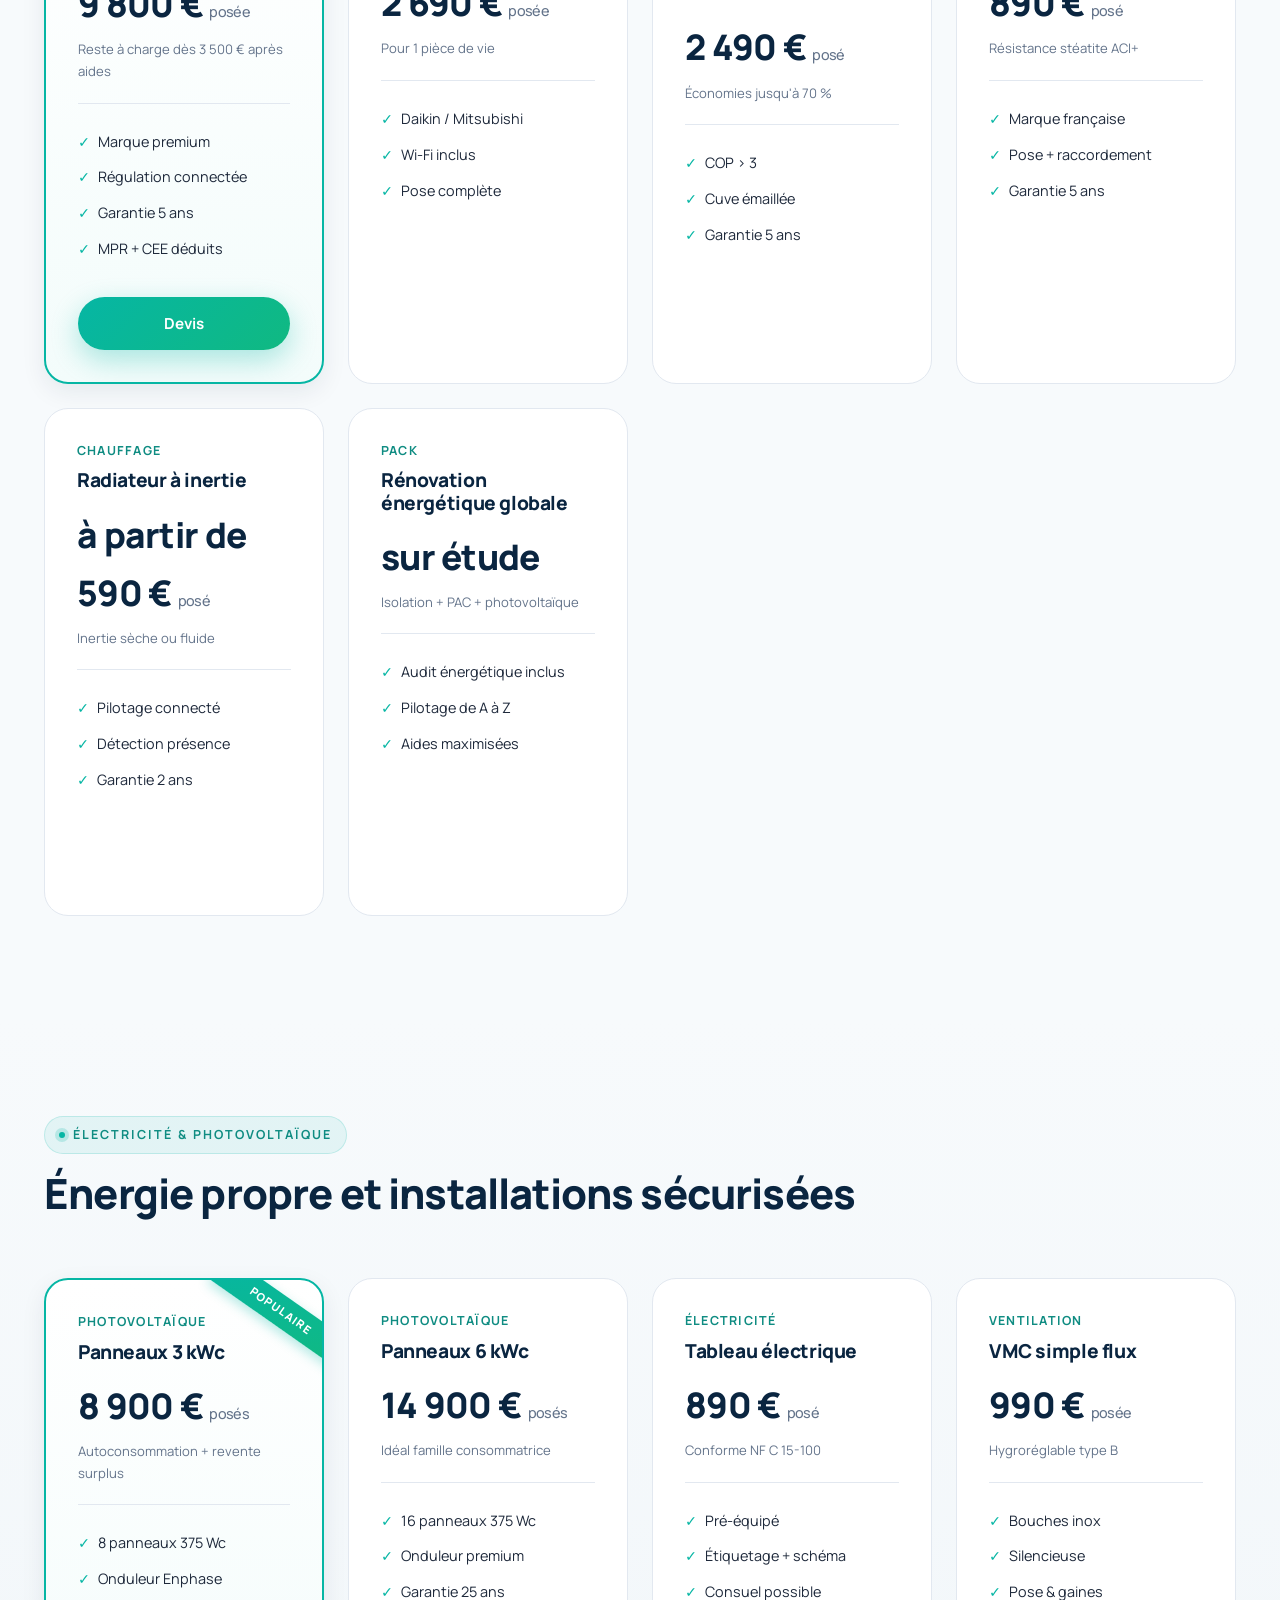
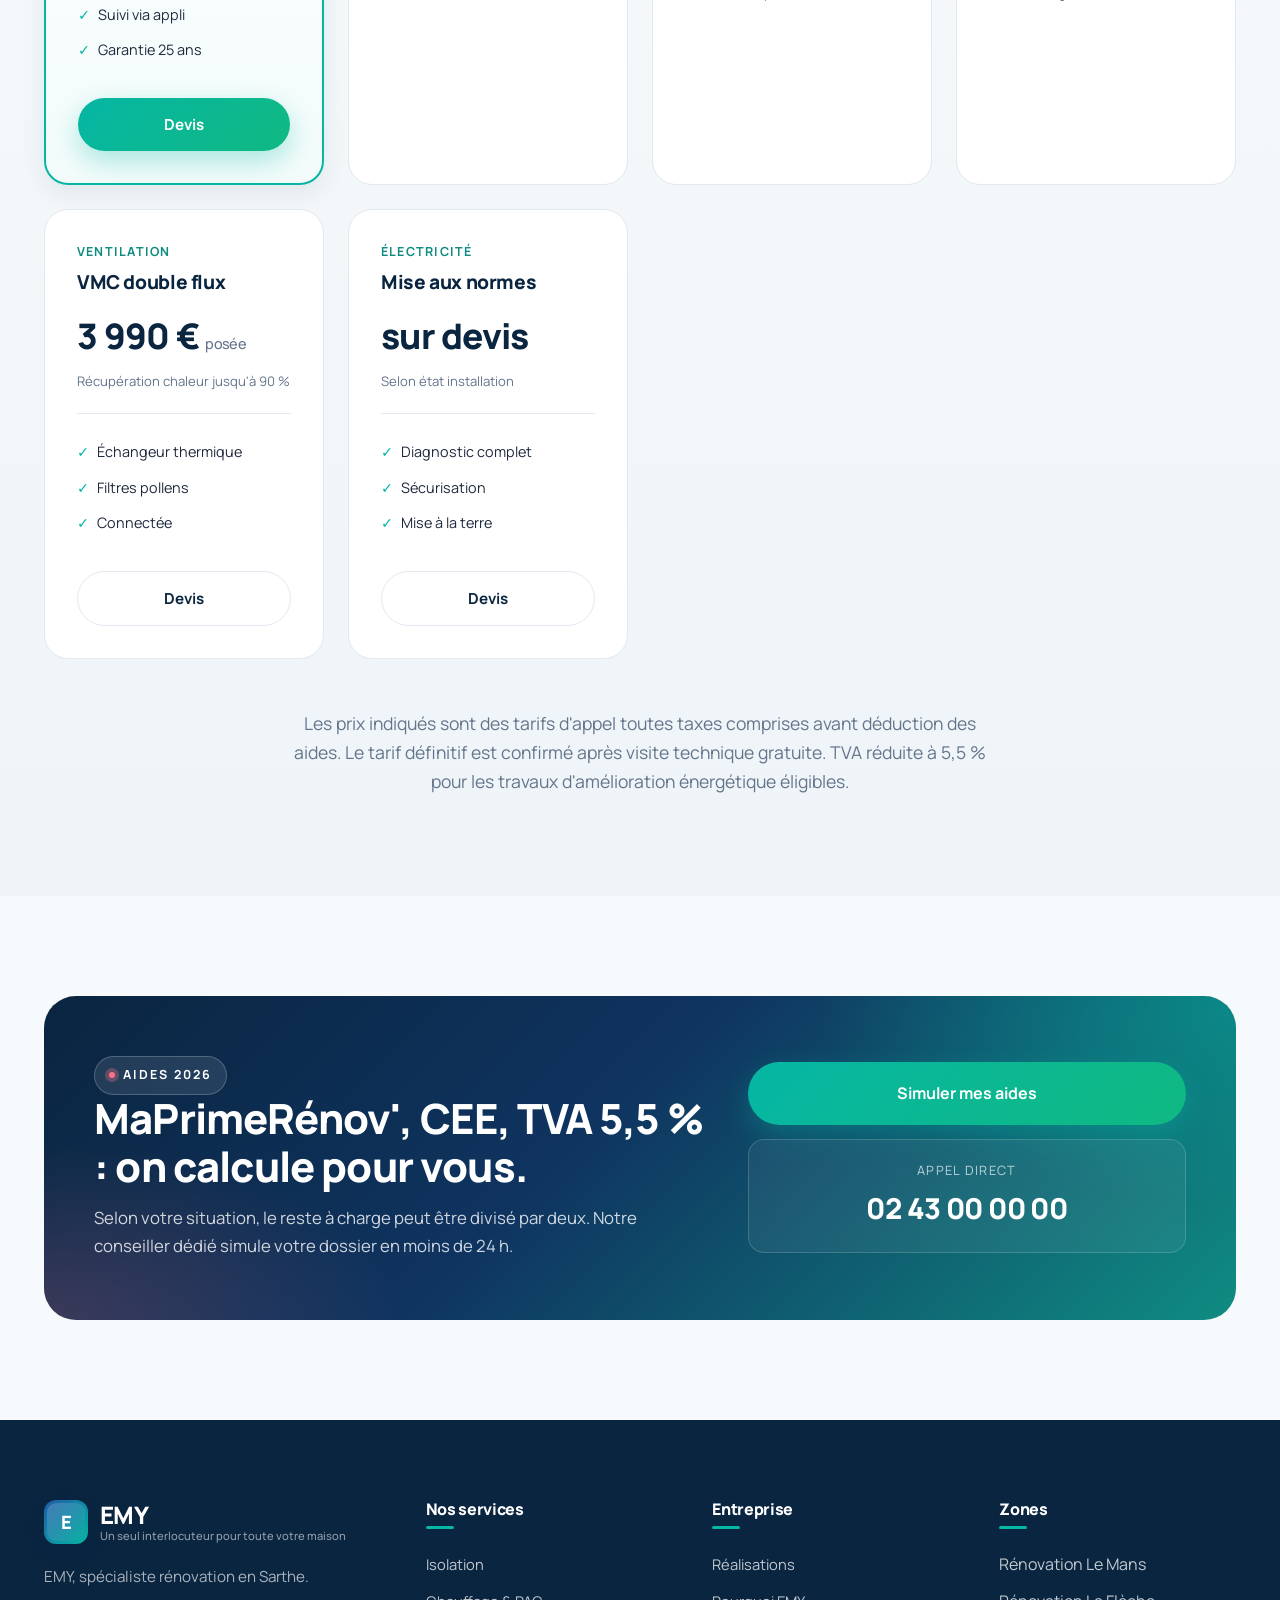
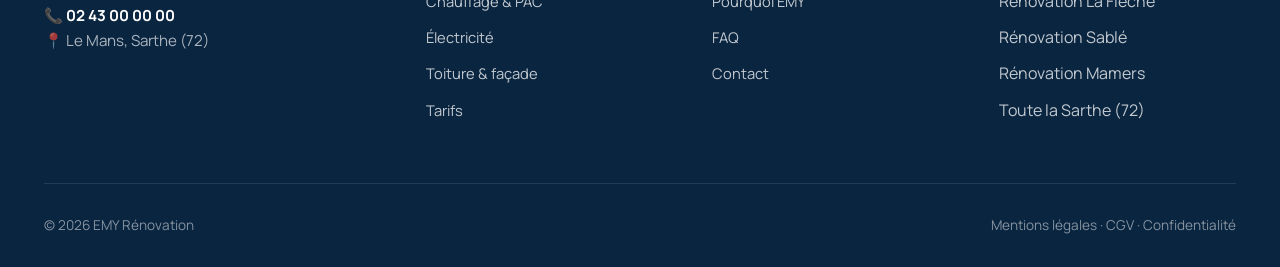
<file: pages/tarifs.html>
<!DOCTYPE html>
<html lang="fr">
<head>
  <meta charset="UTF-8" />
  <meta name="viewport" content="width=device-width, initial-scale=1.0" />
  <title>Tarifs rénovation Sarthe — Prix transparents | EMY</title>
  <meta name="description" content="Tous nos tarifs en Sarthe : isolation à partir de 30€/m², nettoyage toiture, pompe à chaleur, photovoltaïque, ravalement. Prix transparents, devis gratuit." />
  <meta name="keywords" content="prix rénovation Sarthe, tarif isolation Sarthe, prix pompe à chaleur Le Mans, tarif toiture Sarthe" />
  <link rel="preconnect" href="https://fonts.googleapis.com" />
  <link rel="preconnect" href="https://fonts.gstatic.com" crossorigin />
  <link href="https://fonts.googleapis.com/css2?family=Manrope:wght@400;500;600;700;800;900&display=swap" rel="stylesheet" />
  <link rel="stylesheet" href="../assets/css/style.css" />
  <link rel="icon" type="image/svg+xml" href="data:image/svg+xml,%3Csvg xmlns='http://www.w3.org/2000/svg' viewBox='0 0 100 100'%3E%3Crect rx='22' width='100' height='100' fill='%230A2540'/%3E%3Ctext x='50' y='66' font-size='52' font-weight='900' fill='%2306B6A4' text-anchor='middle' font-family='Arial'%3EE%3C/text%3E%3C/svg%3E" />
</head>
<body>

<div class="topbar"><div class="container topbar__inner"><div class="topbar__left"><span class="topbar__item">📍 Toute la Sarthe (72)</span><span class="topbar__item">✓ Devis gratuit sous 48 h</span></div><div class="topbar__right"><a href="tel:+33243000000">📞 02 43 00 00 00</a></div></div></div>

<header class="header"><div class="container header__inner">
  <a href="../index.html" class="logo"><span class="logo__mark">E</span><span class="logo__text">EMY<small class="logo__slogan">Un seul interlocuteur pour toute votre maison</small></span></a>
  <nav class="nav">
    <div class="nav__item"><a class="nav__link" href="../index.html">Accueil</a></div>
    <div class="nav__item"><a class="nav__link" href="isolation.html">Isolation <svg viewBox="0 0 24 24" fill="none" stroke="currentColor" stroke-width="3"><polyline points="6 9 12 15 18 9"/></svg></a><div class="submenu"><a href="isolation.html#combles">Combles perdus</a><a href="isolation.html#sous-sol">Sous-sol</a><a href="isolation.html#murs">Murs</a><a href="isolation.html#rampants">Rampants</a><a href="isolation.html#interieure">Intérieure</a></div></div>
    <div class="nav__item"><a class="nav__link" href="chauffage.html">Chauffage <svg viewBox="0 0 24 24" fill="none" stroke="currentColor" stroke-width="3"><polyline points="6 9 12 15 18 9"/></svg></a><div class="submenu"><a href="chauffage.html#pac-air-air">PAC air-air</a><a href="chauffage.html#pac-air-eau">PAC air-eau</a><a href="chauffage.html#ballon-thermo">Ballon thermodynamique</a><a href="chauffage.html#ballon-classique">Ballon classique</a><a href="chauffage.html#radiateurs">Radiateurs électriques</a></div></div>
    <div class="nav__item"><a class="nav__link" href="electricite.html">Électricité <svg viewBox="0 0 24 24" fill="none" stroke="currentColor" stroke-width="3"><polyline points="6 9 12 15 18 9"/></svg></a><div class="submenu"><a href="electricite.html#photovoltaique">Panneaux photovoltaïques</a><a href="electricite.html#tableau">Tableau électrique</a><a href="electricite.html#vmc-simple">VMC simple flux</a><a href="electricite.html#vmc-double">VMC double flux</a><a href="electricite.html#normes">Mise aux normes</a></div></div>
    <div class="nav__item"><a class="nav__link" href="toiture.html">Toiture / Façade <svg viewBox="0 0 24 24" fill="none" stroke="currentColor" stroke-width="3"><polyline points="6 9 12 15 18 9"/></svg></a><div class="submenu"><a href="toiture.html#nettoyage-toiture">Nettoyage toiture</a><a href="toiture.html#traitement-toiture">Traitement toiture</a><a href="toiture.html#demoussage">Démoussage</a><a href="toiture.html#ravalement">Ravalement façade</a><a href="toiture.html#nettoyage-facade">Nettoyage façade</a><a href="toiture.html#hydrofuge">Hydrofuge</a></div></div>
    <div class="nav__item"><a class="nav__link" href="realisations.html">Réalisations</a></div>
    <div class="nav__item"><a class="nav__link" href="tarifs.html">Tarifs</a></div>
    <div class="nav__item"><a class="nav__link" href="contact.html">Contact</a></div>
  </nav>
  <div class="header__cta">
    <a class="header__phone" href="tel:+33243000000"><svg width="18" height="18" viewBox="0 0 24 24" fill="none" stroke="currentColor" stroke-width="2.4"><path d="M22 16.92v3a2 2 0 0 1-2.18 2 19.79 19.79 0 0 1-8.63-3.07 19.5 19.5 0 0 1-6-6 19.79 19.79 0 0 1-3.07-8.67A2 2 0 0 1 4.11 2h3a2 2 0 0 1 2 1.72 12.84 12.84 0 0 0 .7 2.81 2 2 0 0 1-.45 2.11L8.09 9.91a16 16 0 0 0 6 6l1.27-1.27a2 2 0 0 1 2.11-.45 12.84 12.84 0 0 0 2.81.7A2 2 0 0 1 22 16.92z"/></svg><span>02 43 00 00 00</span></a>
    <a href="contact.html#rappel" class="btn btn--outline btn--sm">Être rappelé</a>
    <a href="contact.html" class="btn btn--primary btn--sm">Demander un devis</a>
    <button class="nav-toggle" aria-label="Menu"><span></span></button>
  </div>
</div></header>

<section class="page-hero">
  <div class="container page-hero__inner">
    <div class="breadcrumb"><a href="../index.html">Accueil</a><span>›</span>Tarifs</div>
    <span class="eyebrow hero__eyebrow">Transparence totale</span>
    <h1>Des prix clairs, sans surprise.</h1>
    <p>EMY affiche ses tarifs publiquement. Chaque devis détaille la fourniture, la pose, les aides déduites et le reste à charge. Aucun frais caché — c'est notre engagement.</p>
  </div>
</section>

<!-- TARIFS ISOLATION -->
<section class="section">
  <div class="container">
    <div class="section__head reveal" style="text-align:left;max-width:none;">
      <span class="eyebrow">Isolation thermique</span>
      <h2>À partir de 30 € / m²</h2>
    </div>
    <div class="pricing reveal">
      <div class="price-card price-card--featured">
        <div class="price-card__cat">Combles perdus</div>
        <h3>Isolation soufflée</h3>
        <div class="price-card__amount">30 € <small>/ m²</small></div>
        <div class="price-card__from">À partir de, pose comprise</div>
        <ul class="price-card__list"><li>Laine minérale R ≥ 7</li><li>Soufflage mécanique</li><li>Garantie 10 ans</li><li>MaPrimeRénov' éligible</li></ul>
        <a href="contact.html" class="btn btn--primary">Devis</a>
      </div>
      <div class="price-card">
        <div class="price-card__cat">Murs intérieurs</div>
        <h3>Isolation ITI</h3>
        <div class="price-card__amount">55 € <small>/ m²</small></div>
        <div class="price-card__from">Doublage + finition</div>
        <ul class="price-card__list"><li>Ossature ou collée</li><li>Pare-vapeur inclus</li><li>Plaques BA13</li><li>Finitions soignées</li></ul>
        <a href="contact.html" class="btn btn--outline">Devis</a>
      </div>
      <div class="price-card">
        <div class="price-card__cat">Murs extérieurs</div>
        <h3>Isolation ITE</h3>
        <div class="price-card__amount">140 € <small>/ m²</small></div>
        <div class="price-card__from">Finition enduit ou bardage</div>
        <ul class="price-card__list"><li>Isolant 14-16 cm</li><li>Enduit coloré</li><li>Échafaudage compris</li><li>CEE + MPR</li></ul>
        <a href="contact.html" class="btn btn--outline">Devis</a>
      </div>
      <div class="price-card">
        <div class="price-card__cat">Sous-sol</div>
        <h3>Plafond de cave</h3>
        <div class="price-card__amount">28 € <small>/ m²</small></div>
        <div class="price-card__from">Panneaux haute densité</div>
        <ul class="price-card__list"><li>PIR ou PSE</li><li>Fixation collée + chevillée</li><li>R jusqu'à 5</li><li>Aides éligibles</li></ul>
        <a href="contact.html" class="btn btn--outline">Devis</a>
      </div>
    </div>
  </div>
</section>

<!-- TARIFS TOITURE -->
<section class="section section--soft">
  <div class="container">
    <div class="section__head reveal" style="text-align:left;max-width:none;">
      <span class="eyebrow">Toiture & façade</span>
      <h2>Prestations à l'unité ou en pack</h2>
    </div>
    <div class="pricing reveal">
      <div class="price-card">
        <div class="price-card__cat">Toiture</div>
        <h3>Nettoyage toiture</h3>
        <div class="price-card__amount">12 € <small>/ m²</small></div>
        <div class="price-card__from">Démoussage manuel + rinçage</div>
        <ul class="price-card__list"><li>Inspection préalable</li><li>Mousses & lichens</li><li>Évacuation déchets</li></ul>
        <a href="contact.html" class="btn btn--outline">Devis</a>
      </div>
      <div class="price-card price-card--featured">
        <div class="price-card__cat">Toiture</div>
        <h3>Pack nettoyage + traitement</h3>
        <div class="price-card__amount">19 € <small>/ m²</small></div>
        <div class="price-card__from">Le meilleur rapport qualité / prix</div>
        <ul class="price-card__list"><li>Démoussage complet</li><li>Traitement fongicide</li><li>Garantie 5 ans</li><li>Hydrofuge incolore possible</li></ul>
        <a href="contact.html" class="btn btn--primary">Devis</a>
      </div>
      <div class="price-card">
        <div class="price-card__cat">Toiture</div>
        <h3>Hydrofuge coloré</h3>
        <div class="price-card__amount">28 € <small>/ m²</small></div>
        <div class="price-card__from">Effet neuf, durée 10 ans</div>
        <ul class="price-card__list"><li>10 teintes au choix</li><li>Protection imperméable</li><li>Résiste UV</li></ul>
        <a href="contact.html" class="btn btn--outline">Devis</a>
      </div>
      <div class="price-card">
        <div class="price-card__cat">Façade</div>
        <h3>Nettoyage façade</h3>
        <div class="price-card__amount">15 € <small>/ m²</small></div>
        <div class="price-card__from">Sans dégradation du support</div>
        <ul class="price-card__list"><li>Basse pression maîtrisée</li><li>Algicide + fongicide</li><li>Rinçage soigné</li></ul>
        <a href="contact.html" class="btn btn--outline">Devis</a>
      </div>
      <div class="price-card price-card--featured">
        <div class="price-card__cat">Façade</div>
        <h3>Ravalement complet</h3>
        <div class="price-card__amount">45 € <small>/ m²</small></div>
        <div class="price-card__from">Diagnostic + réparation + finition</div>
        <ul class="price-card__list"><li>Enduit ou peinture</li><li>10 coloris au choix</li><li>Échafaudage compris</li><li>Garantie 10 ans</li></ul>
        <a href="contact.html" class="btn btn--primary">Devis</a>
      </div>
      <div class="price-card">
        <div class="price-card__cat">Façade</div>
        <h3>Hydrofuge façade</h3>
        <div class="price-card__amount">14 € <small>/ m²</small></div>
        <div class="price-card__from">Protection imperméable</div>
        <ul class="price-card__list"><li>Application 2 couches</li><li>Effet perlant</li><li>Durabilité 10 ans</li></ul>
        <a href="contact.html" class="btn btn--outline">Devis</a>
      </div>
    </div>
  </div>
</section>

<!-- TARIFS CHAUFFAGE -->
<section class="section">
  <div class="container">
    <div class="section__head reveal" style="text-align:left;max-width:none;">
      <span class="eyebrow">Chauffage & eau chaude</span>
      <h2>Pompes à chaleur et ballons performants</h2>
    </div>
    <div class="pricing reveal">
      <div class="price-card price-card--featured">
        <div class="price-card__cat">Pompe à chaleur</div>
        <h3>PAC air-eau 11 kW</h3>
        <div class="price-card__amount">9 800 € <small>posée</small></div>
        <div class="price-card__from">Reste à charge dès 3 500 € après aides</div>
        <ul class="price-card__list"><li>Marque premium</li><li>Régulation connectée</li><li>Garantie 5 ans</li><li>MPR + CEE déduits</li></ul>
        <a href="contact.html" class="btn btn--primary">Devis</a>
      </div>
      <div class="price-card">
        <div class="price-card__cat">Pompe à chaleur</div>
        <h3>PAC air-air mono-split</h3>
        <div class="price-card__amount">2 690 € <small>posée</small></div>
        <div class="price-card__from">Pour 1 pièce de vie</div>
        <ul class="price-card__list"><li>Daikin / Mitsubishi</li><li>Wi-Fi inclus</li><li>Pose complète</li></ul>
        <a href="contact.html" class="btn btn--outline">Devis</a>
      </div>
      <div class="price-card">
        <div class="price-card__cat">Eau chaude</div>
        <h3>Ballon thermodynamique 200 L</h3>
        <div class="price-card__amount">2 490 € <small>posé</small></div>
        <div class="price-card__from">Économies jusqu'à 70 %</div>
        <ul class="price-card__list"><li>COP &gt; 3</li><li>Cuve émaillée</li><li>Garantie 5 ans</li></ul>
        <a href="contact.html" class="btn btn--outline">Devis</a>
      </div>
      <div class="price-card">
        <div class="price-card__cat">Eau chaude</div>
        <h3>Ballon classique 200 L</h3>
        <div class="price-card__amount">890 € <small>posé</small></div>
        <div class="price-card__from">Résistance stéatite ACI+</div>
        <ul class="price-card__list"><li>Marque française</li><li>Pose + raccordement</li><li>Garantie 5 ans</li></ul>
        <a href="contact.html" class="btn btn--outline">Devis</a>
      </div>
      <div class="price-card">
        <div class="price-card__cat">Chauffage</div>
        <h3>Radiateur à inertie</h3>
        <div class="price-card__amount">à partir de 590 € <small>posé</small></div>
        <div class="price-card__from">Inertie sèche ou fluide</div>
        <ul class="price-card__list"><li>Pilotage connecté</li><li>Détection présence</li><li>Garantie 2 ans</li></ul>
        <a href="contact.html" class="btn btn--outline">Devis</a>
      </div>
      <div class="price-card">
        <div class="price-card__cat">Pack</div>
        <h3>Rénovation énergétique globale</h3>
        <div class="price-card__amount">sur étude</div>
        <div class="price-card__from">Isolation + PAC + photovoltaïque</div>
        <ul class="price-card__list"><li>Audit énergétique inclus</li><li>Pilotage de A à Z</li><li>Aides maximisées</li></ul>
        <a href="contact.html" class="btn btn--outline">Devis</a>
      </div>
    </div>
  </div>
</section>

<!-- TARIFS ELEC -->
<section class="section section--soft">
  <div class="container">
    <div class="section__head reveal" style="text-align:left;max-width:none;">
      <span class="eyebrow">Électricité & photovoltaïque</span>
      <h2>Énergie propre et installations sécurisées</h2>
    </div>
    <div class="pricing reveal">
      <div class="price-card price-card--featured">
        <div class="price-card__cat">Photovoltaïque</div>
        <h3>Panneaux 3 kWc</h3>
        <div class="price-card__amount">8 900 € <small>posés</small></div>
        <div class="price-card__from">Autoconsommation + revente surplus</div>
        <ul class="price-card__list"><li>8 panneaux 375 Wc</li><li>Onduleur Enphase</li><li>Suivi via appli</li><li>Garantie 25 ans</li></ul>
        <a href="contact.html" class="btn btn--primary">Devis</a>
      </div>
      <div class="price-card">
        <div class="price-card__cat">Photovoltaïque</div>
        <h3>Panneaux 6 kWc</h3>
        <div class="price-card__amount">14 900 € <small>posés</small></div>
        <div class="price-card__from">Idéal famille consommatrice</div>
        <ul class="price-card__list"><li>16 panneaux 375 Wc</li><li>Onduleur premium</li><li>Garantie 25 ans</li></ul>
        <a href="contact.html" class="btn btn--outline">Devis</a>
      </div>
      <div class="price-card">
        <div class="price-card__cat">Électricité</div>
        <h3>Tableau électrique</h3>
        <div class="price-card__amount">890 € <small>posé</small></div>
        <div class="price-card__from">Conforme NF C 15-100</div>
        <ul class="price-card__list"><li>Pré-équipé</li><li>Étiquetage + schéma</li><li>Consuel possible</li></ul>
        <a href="contact.html" class="btn btn--outline">Devis</a>
      </div>
      <div class="price-card">
        <div class="price-card__cat">Ventilation</div>
        <h3>VMC simple flux</h3>
        <div class="price-card__amount">990 € <small>posée</small></div>
        <div class="price-card__from">Hygroréglable type B</div>
        <ul class="price-card__list"><li>Bouches inox</li><li>Silencieuse</li><li>Pose & gaines</li></ul>
        <a href="contact.html" class="btn btn--outline">Devis</a>
      </div>
      <div class="price-card">
        <div class="price-card__cat">Ventilation</div>
        <h3>VMC double flux</h3>
        <div class="price-card__amount">3 990 € <small>posée</small></div>
        <div class="price-card__from">Récupération chaleur jusqu'à 90 %</div>
        <ul class="price-card__list"><li>Échangeur thermique</li><li>Filtres pollens</li><li>Connectée</li></ul>
        <a href="contact.html" class="btn btn--outline">Devis</a>
      </div>
      <div class="price-card">
        <div class="price-card__cat">Électricité</div>
        <h3>Mise aux normes</h3>
        <div class="price-card__amount">sur devis</div>
        <div class="price-card__from">Selon état installation</div>
        <ul class="price-card__list"><li>Diagnostic complet</li><li>Sécurisation</li><li>Mise à la terre</li></ul>
        <a href="contact.html" class="btn btn--outline">Devis</a>
      </div>
    </div>

    <p class="lead text-center mt-50" style="margin-left:auto;margin-right:auto;color:var(--color-muted);">
      Les prix indiqués sont des tarifs d'appel toutes taxes comprises avant déduction des aides. Le tarif définitif est confirmé après visite technique gratuite. TVA réduite à 5,5 % pour les travaux d'amélioration énergétique éligibles.
    </p>
  </div>
</section>

<section class="section">
  <div class="container">
    <div class="cta-banner reveal">
      <div class="cta-banner__txt">
        <span class="eyebrow hero__eyebrow">Aides 2026</span>
        <h2>MaPrimeRénov', CEE, TVA 5,5 % : on calcule pour vous.</h2>
        <p>Selon votre situation, le reste à charge peut être divisé par deux. Notre conseiller dédié simule votre dossier en moins de 24 h.</p>
      </div>
      <div class="cta-banner__actions">
        <a href="contact.html" class="btn btn--primary btn--lg">Simuler mes aides</a>
        <div class="cta-banner__phone"><div class="cta-banner__phone-lbl">Appel direct</div><a class="cta-banner__phone-num" href="tel:+33243000000">02 43 00 00 00</a></div>
      </div>
    </div>
  </div>
</section>

<footer class="footer"><div class="container">
  <div class="footer__grid">
    <div class="footer__brand"><a href="../index.html" class="logo"><span class="logo__mark">E</span><span class="logo__text" style="color:#fff;">EMY<small class="logo__slogan" style="color:rgba(255,255,255,0.55)">Un seul interlocuteur pour toute votre maison</small></span></a><p>EMY, spécialiste rénovation en Sarthe.</p><p style="margin-top:14px"><b style="color:#fff;">📞 02 43 00 00 00</b><br>📍 Le Mans, Sarthe (72)</p></div>
    <div><h4>Nos services</h4><ul><li><a href="isolation.html">Isolation</a></li><li><a href="chauffage.html">Chauffage & PAC</a></li><li><a href="electricite.html">Électricité</a></li><li><a href="toiture.html">Toiture & façade</a></li><li><a href="tarifs.html">Tarifs</a></li></ul></div>
    <div><h4>Entreprise</h4><ul><li><a href="realisations.html">Réalisations</a></li><li><a href="../index.html#entreprise">Pourquoi EMY</a></li><li><a href="../index.html#faq">FAQ</a></li><li><a href="contact.html">Contact</a></li></ul></div>
    <div><h4>Zones</h4><ul><li>Rénovation Le Mans</li><li>Rénovation La Flèche</li><li>Rénovation Sablé</li><li>Rénovation Mamers</li><li>Toute la Sarthe (72)</li></ul></div>
  </div>
  <div class="footer__bottom"><div>© 2026 EMY Rénovation</div><div>Mentions légales · CGV · Confidentialité</div></div>
</div></footer>

<a href="https://wa.me/33243000000" class="float-whatsapp" target="_blank" rel="noopener"><svg width="30" height="30" viewBox="0 0 24 24" fill="currentColor"><path d="M17.472 14.382c-.297-.149-1.758-.867-2.03-.967-.273-.099-.471-.148-.67.15-.197.297-.767.966-.94 1.164-.173.199-.347.223-.644.075-.297-.15-1.255-.463-2.39-1.475-.883-.788-1.48-1.761-1.653-2.059-.173-.297-.018-.458.13-.606.134-.133.298-.347.446-.52.149-.174.198-.298.298-.497.099-.198.05-.371-.025-.52-.075-.149-.669-1.612-.916-2.207-.242-.579-.487-.5-.669-.51-.173-.008-.371-.01-.57-.01-.198 0-.52.074-.792.372-.272.297-1.04 1.016-1.04 2.479 0 1.462 1.065 2.875 1.213 3.074.149.198 2.096 3.2 5.077 4.487.709.306 1.262.489 1.694.625.712.227 1.36.195 1.871.118.571-.085 1.758-.719 2.006-1.413.248-.694.248-1.289.173-1.413-.074-.124-.272-.198-.57-.347m-5.421 7.403h-.004a9.87 9.87 0 0 1-5.031-1.378l-.361-.214-3.741.982.998-3.648-.235-.374a9.86 9.86 0 0 1-1.51-5.26c.001-5.45 4.436-9.884 9.888-9.884 2.64 0 5.122 1.03 6.988 2.898a9.825 9.825 0 0 1 2.893 6.994c-.003 5.45-4.437 9.884-9.885 9.884m8.413-18.297A11.815 11.815 0 0 0 12.05 0C5.495 0 .16 5.335.157 11.892c0 2.096.547 4.142 1.588 5.945L.057 24l6.305-1.654a11.882 11.882 0 0 0 5.683 1.448h.005c6.554 0 11.89-5.335 11.893-11.893a11.821 11.821 0 0 0-3.48-8.413"/></svg></a>
<a href="tel:+33243000000" class="float-call"><svg width="18" height="18" viewBox="0 0 24 24" fill="none" stroke="currentColor" stroke-width="2.4"><path d="M22 16.92v3a2 2 0 0 1-2.18 2 19.79 19.79 0 0 1-8.63-3.07 19.5 19.5 0 0 1-6-6 19.79 19.79 0 0 1-3.07-8.67A2 2 0 0 1 4.11 2h3a2 2 0 0 1 2 1.72 12.84 12.84 0 0 0 .7 2.81 2 2 0 0 1-.45 2.11L8.09 9.91a16 16 0 0 0 6 6l1.27-1.27a2 2 0 0 1 2.11-.45 12.84 12.84 0 0 0 2.81.7A2 2 0 0 1 22 16.92z"/></svg> Appeler</a>

<script src="../assets/js/main.js"></script>
</body>
</html>
</file>
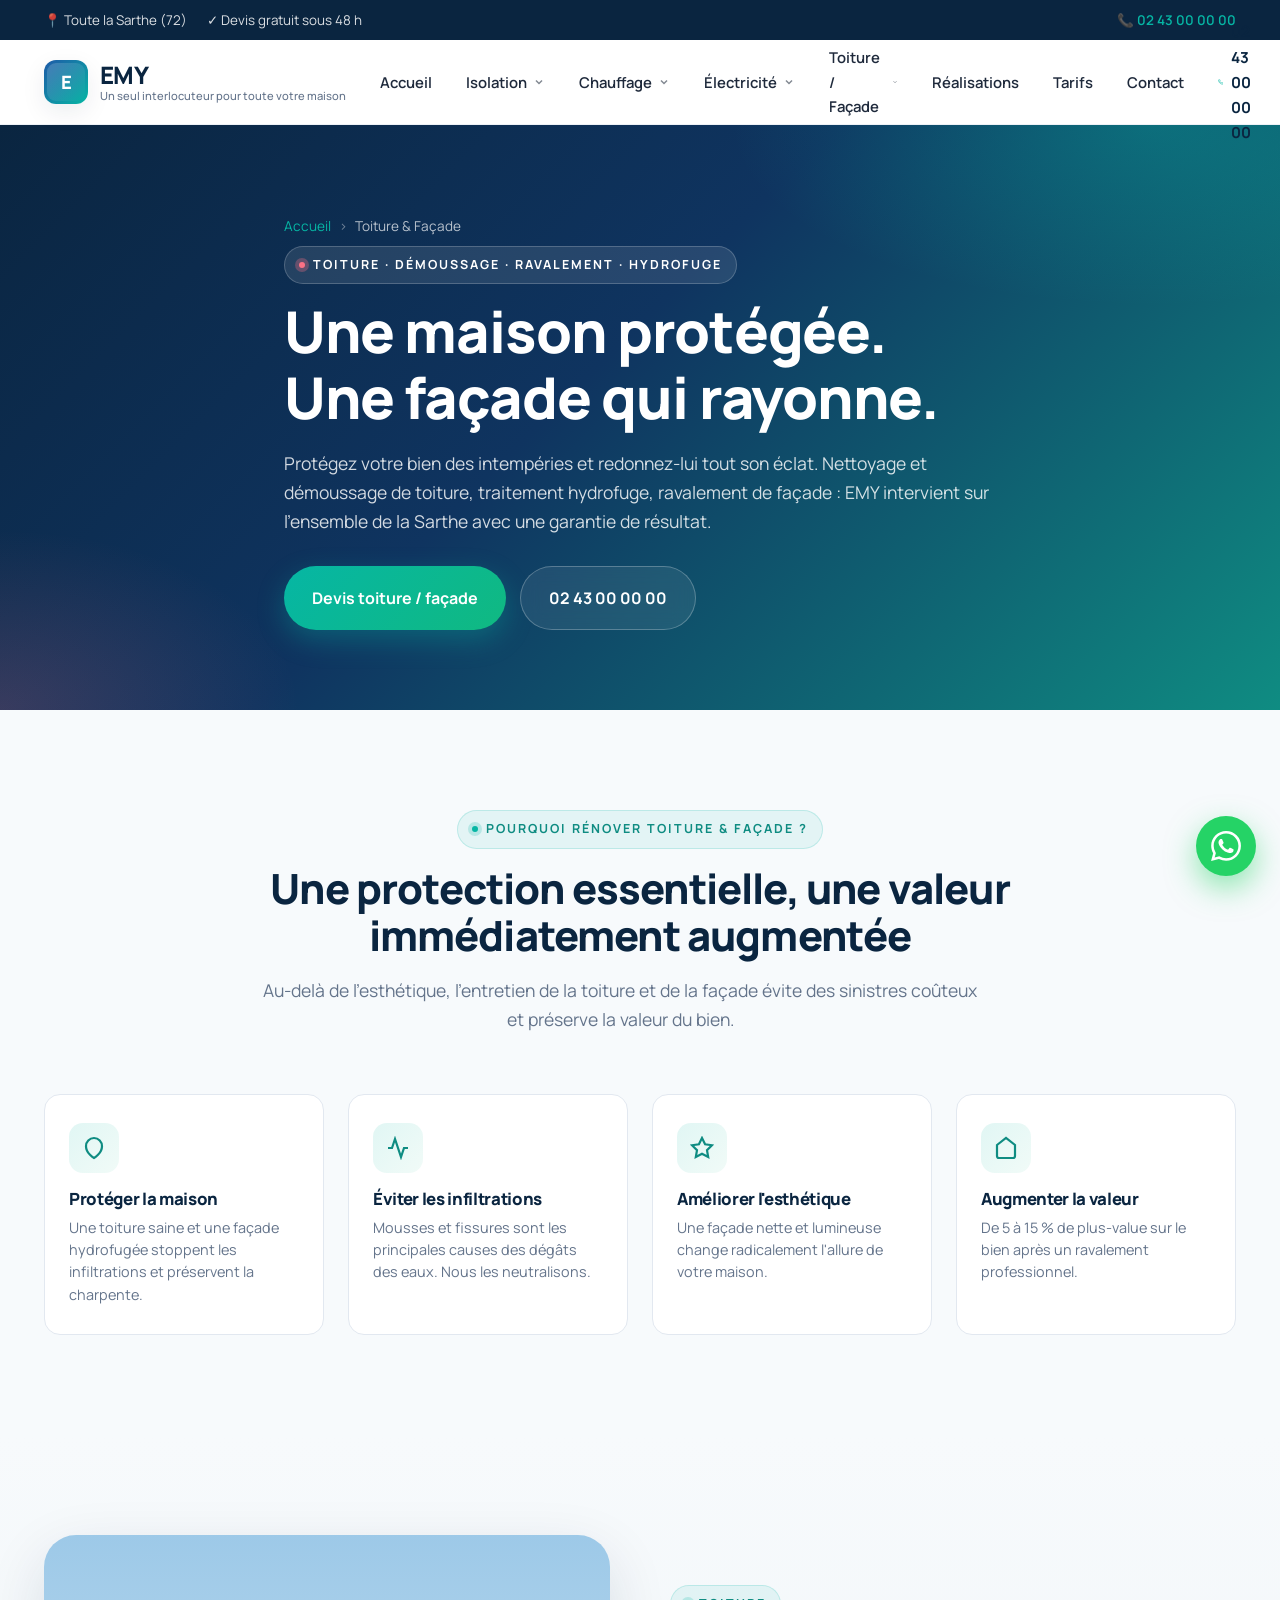
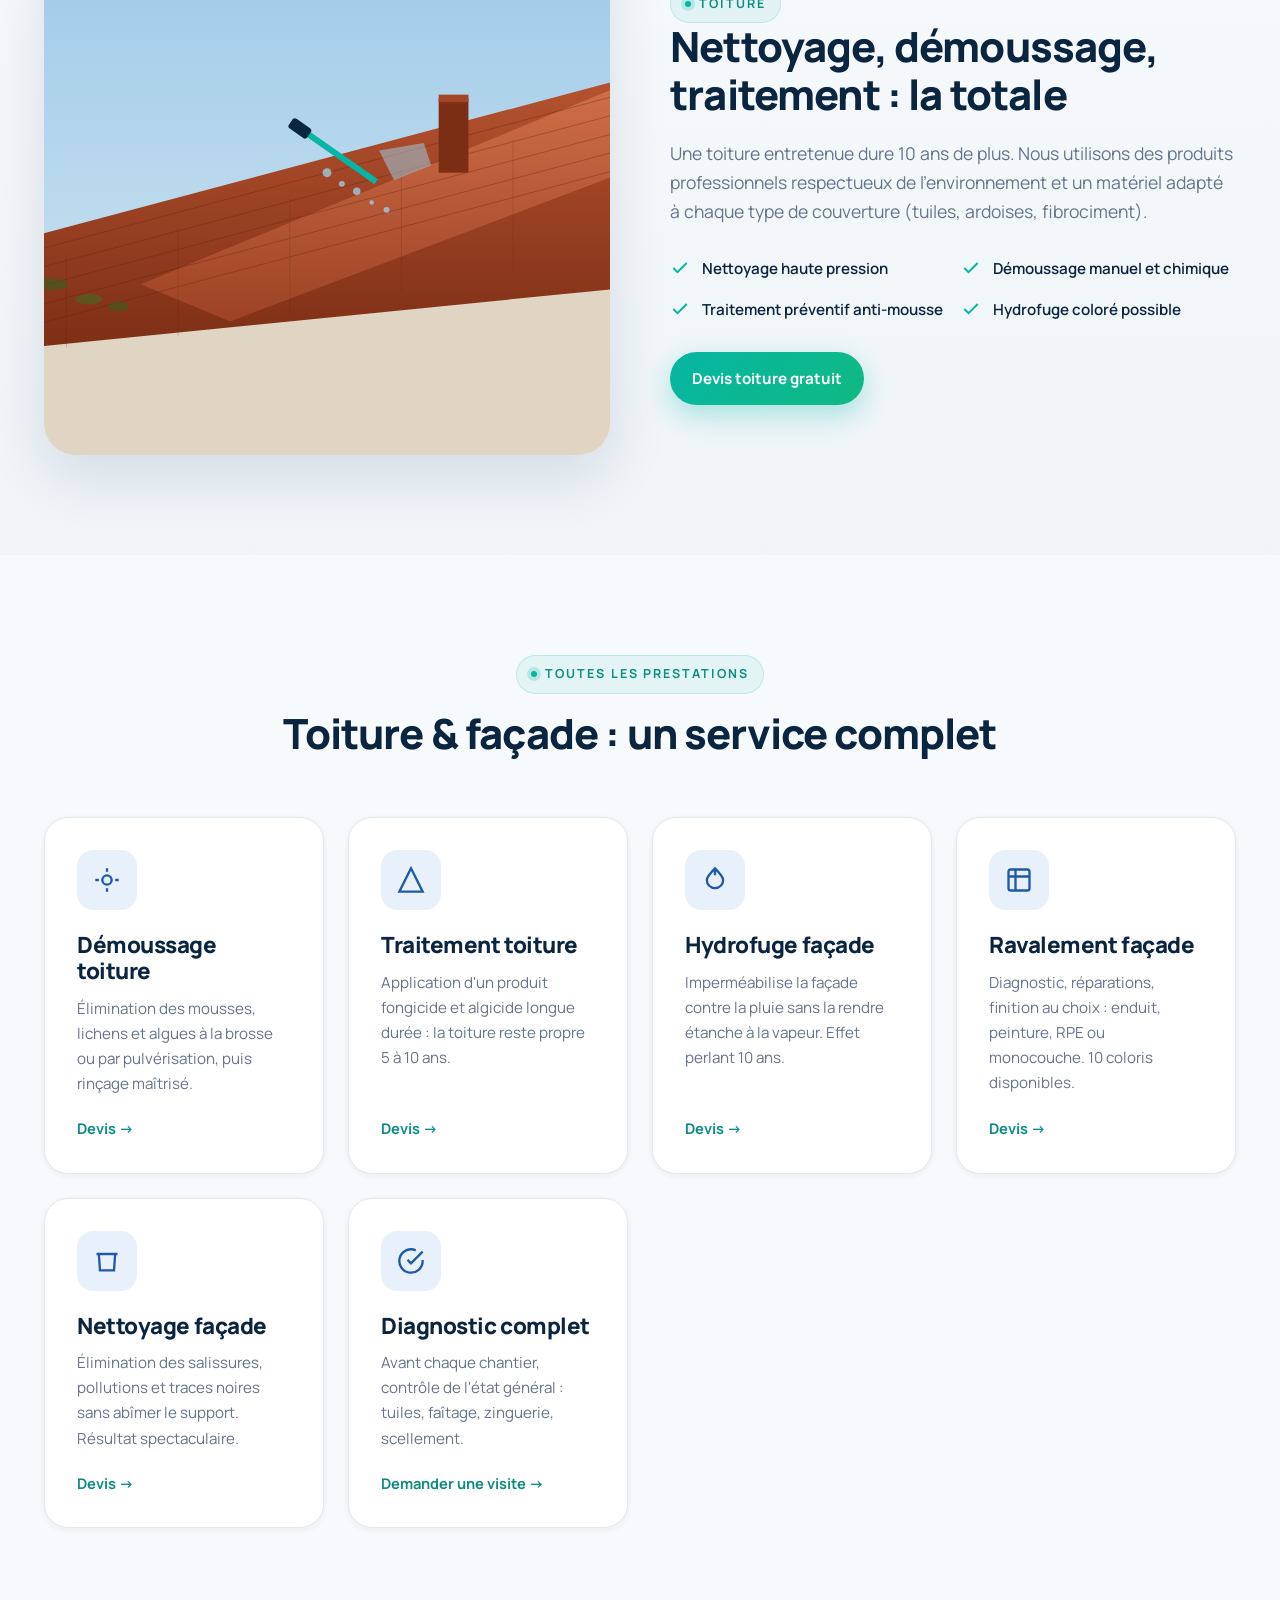
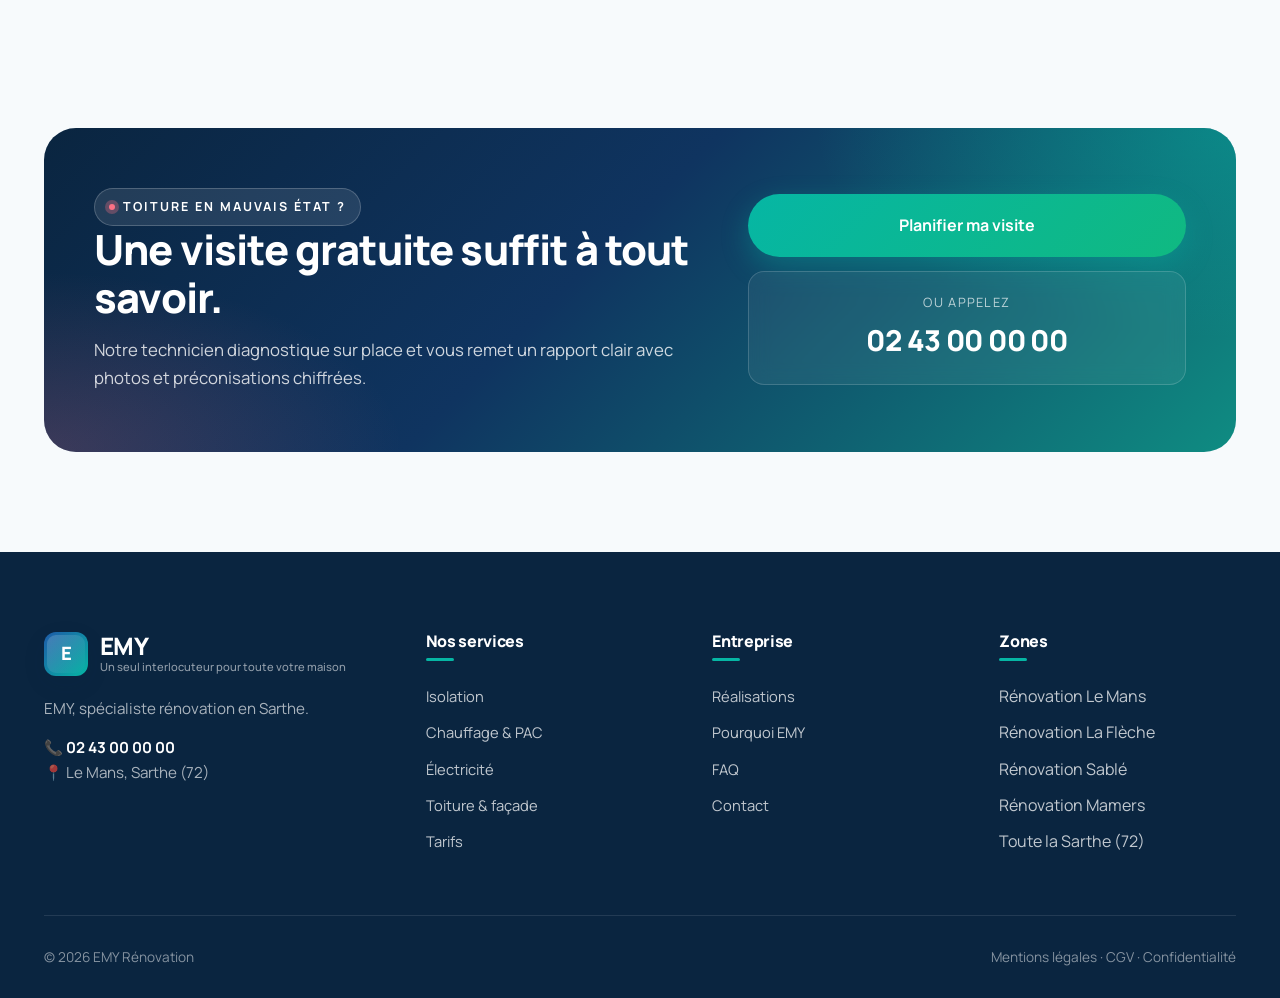
<file: pages/toiture.html>
<!DOCTYPE html>
<html lang="fr">
<head>
  <meta charset="UTF-8" />
  <meta name="viewport" content="width=device-width, initial-scale=1.0" />
  <title>Toiture & Façade en Sarthe — Nettoyage, démoussage, ravalement | EMY</title>
  <meta name="description" content="Nettoyage toiture, démoussage, traitement hydrofuge, ravalement de façade en Sarthe. EMY redonne à votre maison son éclat et la protège durablement." />
  <meta name="keywords" content="toiture Sarthe, démoussage toiture Le Mans, ravalement façade Sarthe, nettoyage toiture Sarthe, hydrofuge Sarthe" />
  <link rel="preconnect" href="https://fonts.googleapis.com" />
  <link rel="preconnect" href="https://fonts.gstatic.com" crossorigin />
  <link href="https://fonts.googleapis.com/css2?family=Manrope:wght@400;500;600;700;800;900&display=swap" rel="stylesheet" />
  <link rel="stylesheet" href="../assets/css/style.css" />
  <link rel="icon" type="image/svg+xml" href="data:image/svg+xml,%3Csvg xmlns='http://www.w3.org/2000/svg' viewBox='0 0 100 100'%3E%3Crect rx='22' width='100' height='100' fill='%230A2540'/%3E%3Ctext x='50' y='66' font-size='52' font-weight='900' fill='%2306B6A4' text-anchor='middle' font-family='Arial'%3EE%3C/text%3E%3C/svg%3E" />
</head>
<body>

<div class="topbar"><div class="container topbar__inner"><div class="topbar__left"><span class="topbar__item">📍 Toute la Sarthe (72)</span><span class="topbar__item">✓ Devis gratuit sous 48 h</span></div><div class="topbar__right"><a href="tel:+33243000000">📞 02 43 00 00 00</a></div></div></div>

<header class="header"><div class="container header__inner">
  <a href="../index.html" class="logo"><span class="logo__mark">E</span><span class="logo__text">EMY<small class="logo__slogan">Un seul interlocuteur pour toute votre maison</small></span></a>
  <nav class="nav">
    <div class="nav__item"><a class="nav__link" href="../index.html">Accueil</a></div>
    <div class="nav__item"><a class="nav__link" href="isolation.html">Isolation <svg viewBox="0 0 24 24" fill="none" stroke="currentColor" stroke-width="3"><polyline points="6 9 12 15 18 9"/></svg></a><div class="submenu"><a href="isolation.html#combles">Combles perdus</a><a href="isolation.html#sous-sol">Sous-sol</a><a href="isolation.html#murs">Murs</a><a href="isolation.html#rampants">Rampants</a><a href="isolation.html#interieure">Intérieure</a></div></div>
    <div class="nav__item"><a class="nav__link" href="chauffage.html">Chauffage <svg viewBox="0 0 24 24" fill="none" stroke="currentColor" stroke-width="3"><polyline points="6 9 12 15 18 9"/></svg></a><div class="submenu"><a href="chauffage.html#pac-air-air">PAC air-air</a><a href="chauffage.html#pac-air-eau">PAC air-eau</a><a href="chauffage.html#ballon-thermo">Ballon thermodynamique</a><a href="chauffage.html#ballon-classique">Ballon classique</a><a href="chauffage.html#radiateurs">Radiateurs électriques</a></div></div>
    <div class="nav__item"><a class="nav__link" href="electricite.html">Électricité <svg viewBox="0 0 24 24" fill="none" stroke="currentColor" stroke-width="3"><polyline points="6 9 12 15 18 9"/></svg></a><div class="submenu"><a href="electricite.html#photovoltaique">Panneaux photovoltaïques</a><a href="electricite.html#tableau">Tableau électrique</a><a href="electricite.html#vmc-simple">VMC simple flux</a><a href="electricite.html#vmc-double">VMC double flux</a><a href="electricite.html#normes">Mise aux normes</a></div></div>
    <div class="nav__item"><a class="nav__link" href="toiture.html">Toiture / Façade <svg viewBox="0 0 24 24" fill="none" stroke="currentColor" stroke-width="3"><polyline points="6 9 12 15 18 9"/></svg></a><div class="submenu"><a href="toiture.html#nettoyage-toiture">Nettoyage toiture</a><a href="toiture.html#traitement-toiture">Traitement toiture</a><a href="toiture.html#demoussage">Démoussage</a><a href="toiture.html#ravalement">Ravalement façade</a><a href="toiture.html#nettoyage-facade">Nettoyage façade</a><a href="toiture.html#hydrofuge">Hydrofuge</a></div></div>
    <div class="nav__item"><a class="nav__link" href="realisations.html">Réalisations</a></div>
    <div class="nav__item"><a class="nav__link" href="tarifs.html">Tarifs</a></div>
    <div class="nav__item"><a class="nav__link" href="contact.html">Contact</a></div>
  </nav>
  <div class="header__cta">
    <a class="header__phone" href="tel:+33243000000"><svg width="18" height="18" viewBox="0 0 24 24" fill="none" stroke="currentColor" stroke-width="2.4"><path d="M22 16.92v3a2 2 0 0 1-2.18 2 19.79 19.79 0 0 1-8.63-3.07 19.5 19.5 0 0 1-6-6 19.79 19.79 0 0 1-3.07-8.67A2 2 0 0 1 4.11 2h3a2 2 0 0 1 2 1.72 12.84 12.84 0 0 0 .7 2.81 2 2 0 0 1-.45 2.11L8.09 9.91a16 16 0 0 0 6 6l1.27-1.27a2 2 0 0 1 2.11-.45 12.84 12.84 0 0 0 2.81.7A2 2 0 0 1 22 16.92z"/></svg><span>02 43 00 00 00</span></a>
    <a href="contact.html#rappel" class="btn btn--outline btn--sm">Être rappelé</a>
    <a href="contact.html" class="btn btn--primary btn--sm">Demander un devis</a>
    <button class="nav-toggle" aria-label="Menu"><span></span></button>
  </div>
</div></header>

<section class="page-hero">
  <div class="container page-hero__inner">
    <div class="breadcrumb"><a href="../index.html">Accueil</a><span>›</span>Toiture & Façade</div>
    <span class="eyebrow hero__eyebrow">Toiture · Démoussage · Ravalement · Hydrofuge</span>
    <h1>Une maison protégée. Une façade qui rayonne.</h1>
    <p>Protégez votre bien des intempéries et redonnez-lui tout son éclat. Nettoyage et démoussage de toiture, traitement hydrofuge, ravalement de façade : EMY intervient sur l'ensemble de la Sarthe avec une garantie de résultat.</p>
    <div class="hero__cta" style="margin-top:30px;">
      <a href="contact.html" class="btn btn--primary btn--lg">Devis toiture / façade</a>
      <a href="tel:+33243000000" class="btn btn--ghost btn--lg">02 43 00 00 00</a>
    </div>
  </div>
</section>

<section class="section">
  <div class="container">
    <div class="section__head reveal">
      <span class="eyebrow">Pourquoi rénover toiture & façade ?</span>
      <h2>Une protection essentielle, une valeur immédiatement augmentée</h2>
      <p class="lead">Au-delà de l'esthétique, l'entretien de la toiture et de la façade évite des sinistres coûteux et préserve la valeur du bien.</p>
    </div>
    <div class="why reveal">
      <div class="why-item"><div class="why-item__icon"><svg width="24" height="24" viewBox="0 0 24 24" fill="none" stroke="currentColor" stroke-width="2.2"><path d="M12 22s-8-4.5-8-11.8A8 8 0 0 1 12 2a8 8 0 0 1 8 8.2C20 17.5 12 22 12 22z"/></svg></div><h4>Protéger la maison</h4><p>Une toiture saine et une façade hydrofugée stoppent les infiltrations et préservent la charpente.</p></div>
      <div class="why-item"><div class="why-item__icon"><svg width="24" height="24" viewBox="0 0 24 24" fill="none" stroke="currentColor" stroke-width="2.2"><polyline points="22 12 18 12 15 21 9 3 6 12 2 12"/></svg></div><h4>Éviter les infiltrations</h4><p>Mousses et fissures sont les principales causes des dégâts des eaux. Nous les neutralisons.</p></div>
      <div class="why-item"><div class="why-item__icon"><svg width="24" height="24" viewBox="0 0 24 24" fill="none" stroke="currentColor" stroke-width="2.2"><polygon points="12 2 15.09 8.26 22 9.27 17 14.14 18.18 21.02 12 17.77 5.82 21.02 7 14.14 2 9.27 8.91 8.26 12 2"/></svg></div><h4>Améliorer l'esthétique</h4><p>Une façade nette et lumineuse change radicalement l'allure de votre maison.</p></div>
      <div class="why-item"><div class="why-item__icon"><svg width="24" height="24" viewBox="0 0 24 24" fill="none" stroke="currentColor" stroke-width="2.2"><path d="M3 9l9-7 9 7v11a2 2 0 0 1-2 2H5a2 2 0 0 1-2-2z"/></svg></div><h4>Augmenter la valeur</h4><p>De 5 à 15 % de plus-value sur le bien après un ravalement professionnel.</p></div>
    </div>
  </div>
</section>

<section class="section section--soft" id="nettoyage-toiture">
  <div class="container">
    <div class="about reveal">
      <div class="about__visual">
        <div class="about__img"><img src="../assets/img/toiture.svg" alt="Nettoyage de toiture" /></div>
      </div>
      <div class="about__content">
        <span class="eyebrow">Toiture</span>
        <h2>Nettoyage, démoussage, traitement : la totale</h2>
        <p class="lead">Une toiture entretenue dure 10 ans de plus. Nous utilisons des produits professionnels respectueux de l'environnement et un matériel adapté à chaque type de couverture (tuiles, ardoises, fibrociment).</p>
        <ul class="about__list">
          <li><svg width="20" height="20" viewBox="0 0 24 24" fill="none" stroke="currentColor" stroke-width="2.4"><polyline points="20 6 9 17 4 12"/></svg> Nettoyage haute pression</li>
          <li><svg width="20" height="20" viewBox="0 0 24 24" fill="none" stroke="currentColor" stroke-width="2.4"><polyline points="20 6 9 17 4 12"/></svg> Démoussage manuel et chimique</li>
          <li><svg width="20" height="20" viewBox="0 0 24 24" fill="none" stroke="currentColor" stroke-width="2.4"><polyline points="20 6 9 17 4 12"/></svg> Traitement préventif anti-mousse</li>
          <li><svg width="20" height="20" viewBox="0 0 24 24" fill="none" stroke="currentColor" stroke-width="2.4"><polyline points="20 6 9 17 4 12"/></svg> Hydrofuge coloré possible</li>
        </ul>
        <a href="contact.html" class="btn btn--primary mt-30">Devis toiture gratuit</a>
      </div>
    </div>
  </div>
</section>

<section class="section">
  <div class="container">
    <div class="section__head reveal">
      <span class="eyebrow">Toutes les prestations</span>
      <h2>Toiture & façade : un service complet</h2>
    </div>
    <div class="services reveal">
      <div class="service-card" id="demoussage">
        <div class="service-card__icon"><svg width="28" height="28" viewBox="0 0 24 24" fill="none" stroke="currentColor" stroke-width="2"><circle cx="12" cy="12" r="4"/><path d="M12 2v3M12 19v3M2 12h3M19 12h3"/></svg></div>
        <h3>Démoussage toiture</h3>
        <p>Élimination des mousses, lichens et algues à la brosse ou par pulvérisation, puis rinçage maîtrisé.</p>
        <a href="contact.html" class="service-card__link">Devis →</a>
      </div>
      <div class="service-card" id="traitement-toiture">
        <div class="service-card__icon"><svg width="28" height="28" viewBox="0 0 24 24" fill="none" stroke="currentColor" stroke-width="2"><polygon points="12 2 2 22 22 22 12 2"/></svg></div>
        <h3>Traitement toiture</h3>
        <p>Application d'un produit fongicide et algicide longue durée : la toiture reste propre 5 à 10 ans.</p>
        <a href="contact.html" class="service-card__link">Devis →</a>
      </div>
      <div class="service-card" id="hydrofuge">
        <div class="service-card__icon"><svg width="28" height="28" viewBox="0 0 24 24" fill="none" stroke="currentColor" stroke-width="2"><path d="M12 2v6M5 12a7 7 0 0 0 14 0c0-2-2-5-7-10-5 5-7 8-7 10z"/></svg></div>
        <h3>Hydrofuge façade</h3>
        <p>Imperméabilise la façade contre la pluie sans la rendre étanche à la vapeur. Effet perlant 10 ans.</p>
        <a href="contact.html" class="service-card__link">Devis →</a>
      </div>
      <div class="service-card" id="ravalement">
        <div class="service-card__icon"><svg width="28" height="28" viewBox="0 0 24 24" fill="none" stroke="currentColor" stroke-width="2"><rect x="3" y="3" width="18" height="18" rx="2"/><path d="M3 9h18M9 3v18"/></svg></div>
        <h3>Ravalement façade</h3>
        <p>Diagnostic, réparations, finition au choix : enduit, peinture, RPE ou monocouche. 10 coloris disponibles.</p>
        <a href="contact.html" class="service-card__link">Devis →</a>
      </div>
      <div class="service-card" id="nettoyage-facade">
        <div class="service-card__icon"><svg width="28" height="28" viewBox="0 0 24 24" fill="none" stroke="currentColor" stroke-width="2"><path d="M3 6h18M5 6l1 14h12l1-14"/></svg></div>
        <h3>Nettoyage façade</h3>
        <p>Élimination des salissures, pollutions et traces noires sans abîmer le support. Résultat spectaculaire.</p>
        <a href="contact.html" class="service-card__link">Devis →</a>
      </div>
      <div class="service-card">
        <div class="service-card__icon"><svg width="28" height="28" viewBox="0 0 24 24" fill="none" stroke="currentColor" stroke-width="2"><path d="M22 11.08V12a10 10 0 1 1-5.93-9.14"/><polyline points="22 4 12 14.01 9 11.01"/></svg></div>
        <h3>Diagnostic complet</h3>
        <p>Avant chaque chantier, contrôle de l'état général : tuiles, faîtage, zinguerie, scellement.</p>
        <a href="contact.html" class="service-card__link">Demander une visite →</a>
      </div>
    </div>
  </div>
</section>

<section class="section">
  <div class="container">
    <div class="cta-banner reveal">
      <div class="cta-banner__txt">
        <span class="eyebrow hero__eyebrow">Toiture en mauvais état ?</span>
        <h2>Une visite gratuite suffit à tout savoir.</h2>
        <p>Notre technicien diagnostique sur place et vous remet un rapport clair avec photos et préconisations chiffrées.</p>
      </div>
      <div class="cta-banner__actions">
        <a href="contact.html" class="btn btn--primary btn--lg">Planifier ma visite</a>
        <div class="cta-banner__phone"><div class="cta-banner__phone-lbl">Ou appelez</div><a class="cta-banner__phone-num" href="tel:+33243000000">02 43 00 00 00</a></div>
      </div>
    </div>
  </div>
</section>

<footer class="footer"><div class="container">
  <div class="footer__grid">
    <div class="footer__brand"><a href="../index.html" class="logo"><span class="logo__mark">E</span><span class="logo__text" style="color:#fff;">EMY<small class="logo__slogan" style="color:rgba(255,255,255,0.55)">Un seul interlocuteur pour toute votre maison</small></span></a><p>EMY, spécialiste rénovation en Sarthe.</p><p style="margin-top:14px"><b style="color:#fff;">📞 02 43 00 00 00</b><br>📍 Le Mans, Sarthe (72)</p></div>
    <div><h4>Nos services</h4><ul><li><a href="isolation.html">Isolation</a></li><li><a href="chauffage.html">Chauffage & PAC</a></li><li><a href="electricite.html">Électricité</a></li><li><a href="toiture.html">Toiture & façade</a></li><li><a href="tarifs.html">Tarifs</a></li></ul></div>
    <div><h4>Entreprise</h4><ul><li><a href="realisations.html">Réalisations</a></li><li><a href="../index.html#entreprise">Pourquoi EMY</a></li><li><a href="../index.html#faq">FAQ</a></li><li><a href="contact.html">Contact</a></li></ul></div>
    <div><h4>Zones</h4><ul><li>Rénovation Le Mans</li><li>Rénovation La Flèche</li><li>Rénovation Sablé</li><li>Rénovation Mamers</li><li>Toute la Sarthe (72)</li></ul></div>
  </div>
  <div class="footer__bottom"><div>© 2026 EMY Rénovation</div><div>Mentions légales · CGV · Confidentialité</div></div>
</div></footer>

<a href="https://wa.me/33243000000" class="float-whatsapp" target="_blank" rel="noopener"><svg width="30" height="30" viewBox="0 0 24 24" fill="currentColor"><path d="M17.472 14.382c-.297-.149-1.758-.867-2.03-.967-.273-.099-.471-.148-.67.15-.197.297-.767.966-.94 1.164-.173.199-.347.223-.644.075-.297-.15-1.255-.463-2.39-1.475-.883-.788-1.48-1.761-1.653-2.059-.173-.297-.018-.458.13-.606.134-.133.298-.347.446-.52.149-.174.198-.298.298-.497.099-.198.05-.371-.025-.52-.075-.149-.669-1.612-.916-2.207-.242-.579-.487-.5-.669-.51-.173-.008-.371-.01-.57-.01-.198 0-.52.074-.792.372-.272.297-1.04 1.016-1.04 2.479 0 1.462 1.065 2.875 1.213 3.074.149.198 2.096 3.2 5.077 4.487.709.306 1.262.489 1.694.625.712.227 1.36.195 1.871.118.571-.085 1.758-.719 2.006-1.413.248-.694.248-1.289.173-1.413-.074-.124-.272-.198-.57-.347m-5.421 7.403h-.004a9.87 9.87 0 0 1-5.031-1.378l-.361-.214-3.741.982.998-3.648-.235-.374a9.86 9.86 0 0 1-1.51-5.26c.001-5.45 4.436-9.884 9.888-9.884 2.64 0 5.122 1.03 6.988 2.898a9.825 9.825 0 0 1 2.893 6.994c-.003 5.45-4.437 9.884-9.885 9.884m8.413-18.297A11.815 11.815 0 0 0 12.05 0C5.495 0 .16 5.335.157 11.892c0 2.096.547 4.142 1.588 5.945L.057 24l6.305-1.654a11.882 11.882 0 0 0 5.683 1.448h.005c6.554 0 11.89-5.335 11.893-11.893a11.821 11.821 0 0 0-3.48-8.413"/></svg></a>
<a href="tel:+33243000000" class="float-call"><svg width="18" height="18" viewBox="0 0 24 24" fill="none" stroke="currentColor" stroke-width="2.4"><path d="M22 16.92v3a2 2 0 0 1-2.18 2 19.79 19.79 0 0 1-8.63-3.07 19.5 19.5 0 0 1-6-6 19.79 19.79 0 0 1-3.07-8.67A2 2 0 0 1 4.11 2h3a2 2 0 0 1 2 1.72 12.84 12.84 0 0 0 .7 2.81 2 2 0 0 1-.45 2.11L8.09 9.91a16 16 0 0 0 6 6l1.27-1.27a2 2 0 0 1 2.11-.45 12.84 12.84 0 0 0 2.81.7A2 2 0 0 1 22 16.92z"/></svg> Appeler</a>

<script src="../assets/js/main.js"></script>
</body>
</html>
</file>
<file: assets/css/style.css>
/* ============================================================
   EMY - Rénovation premium en Sarthe
   Stylesheet principal
   ============================================================ */

:root {
  --color-bg: #F7FAFC;
  --color-bg-soft: #EEF4F8;
  --color-white: #FFFFFF;
  --color-deep: #0A2540;
  --color-deep-2: #0F3460;
  --color-blue: #1E5AA8;
  --color-blue-soft: #E8F1FB;
  --color-teal: #06B6A4;
  --color-teal-dark: #0F8C82;
  --color-green: #10B981;
  --color-pink: #FB7185;
  --color-pink-soft: #FDE7EC;
  --color-text: #1E293B;
  --color-muted: #64748B;
  --color-border: #E2E8F0;

  --gradient-hero: linear-gradient(135deg, #0A2540 0%, #0F3460 45%, #0F8C82 100%);
  --gradient-cta: linear-gradient(135deg, #06B6A4 0%, #10B981 100%);
  --gradient-soft: linear-gradient(180deg, #F7FAFC 0%, #EEF4F8 100%);
  --gradient-accent: linear-gradient(135deg, #1E5AA8 0%, #06B6A4 100%);

  --shadow-sm: 0 2px 6px rgba(10, 37, 64, 0.06);
  --shadow-md: 0 8px 24px rgba(10, 37, 64, 0.08);
  --shadow-lg: 0 20px 60px rgba(10, 37, 64, 0.12);
  --shadow-xl: 0 30px 90px rgba(10, 37, 64, 0.18);

  --radius-sm: 10px;
  --radius-md: 16px;
  --radius-lg: 24px;
  --radius-xl: 32px;

  --header-h: 84px;

  --container: 1240px;

  --ease: cubic-bezier(0.22, 1, 0.36, 1);
}

* { box-sizing: border-box; margin: 0; padding: 0; }

html { scroll-behavior: smooth; }

body {
  font-family: 'Manrope', 'Inter', system-ui, -apple-system, Segoe UI, Roboto, Helvetica, Arial, sans-serif;
  font-size: 16px;
  line-height: 1.65;
  color: var(--color-text);
  background: var(--color-bg);
  -webkit-font-smoothing: antialiased;
  overflow-x: hidden;
}

img { max-width: 100%; display: block; }
a { color: inherit; text-decoration: none; }

.container {
  width: 100%;
  max-width: var(--container);
  margin: 0 auto;
  padding: 0 24px;
}

/* ==================== TYPOGRAPHY ==================== */
h1, h2, h3, h4 {
  font-family: 'Manrope', system-ui, sans-serif;
  font-weight: 800;
  letter-spacing: -0.02em;
  color: var(--color-deep);
  line-height: 1.15;
}
h1 { font-size: clamp(2.2rem, 4.5vw, 3.6rem); }
h2 { font-size: clamp(1.8rem, 3.3vw, 2.6rem); }
h3 { font-size: clamp(1.2rem, 1.8vw, 1.4rem); }

.eyebrow {
  display: inline-flex;
  align-items: center;
  gap: 8px;
  font-size: 0.78rem;
  font-weight: 700;
  letter-spacing: 0.16em;
  text-transform: uppercase;
  color: var(--color-teal-dark);
  background: rgba(6, 182, 164, 0.08);
  padding: 8px 14px;
  border-radius: 999px;
  border: 1px solid rgba(6, 182, 164, 0.18);
}
.eyebrow::before {
  content: "";
  width: 6px; height: 6px;
  background: var(--color-teal);
  border-radius: 50%;
  box-shadow: 0 0 0 4px rgba(6, 182, 164, 0.2);
}

.lead { font-size: 1.1rem; color: var(--color-muted); max-width: 720px; }

/* ==================== BUTTONS ==================== */
.btn {
  display: inline-flex;
  align-items: center;
  justify-content: center;
  gap: 10px;
  padding: 14px 22px;
  border-radius: 999px;
  font-weight: 700;
  font-size: 0.95rem;
  cursor: pointer;
  border: none;
  transition: all 0.35s var(--ease);
  white-space: nowrap;
  position: relative;
}
.btn--primary {
  background: var(--gradient-cta);
  color: #fff;
  box-shadow: 0 10px 28px rgba(6, 182, 164, 0.32);
}
.btn--primary:hover {
  transform: translateY(-2px);
  box-shadow: 0 16px 36px rgba(6, 182, 164, 0.45);
}
.btn--outline {
  background: rgba(255,255,255,0.85);
  color: var(--color-deep);
  border: 1.5px solid var(--color-border);
  backdrop-filter: blur(8px);
}
.btn--outline:hover {
  border-color: var(--color-teal);
  color: var(--color-teal-dark);
  transform: translateY(-2px);
}
.btn--ghost {
  background: rgba(255,255,255,0.08);
  color: #fff;
  border: 1px solid rgba(255,255,255,0.25);
  backdrop-filter: blur(10px);
}
.btn--ghost:hover { background: rgba(255,255,255,0.16); }

.btn--lg { padding: 18px 28px; font-size: 1rem; }
.btn--sm { padding: 10px 16px; font-size: 0.85rem; }

/* ==================== HEADER ==================== */
.topbar {
  background: var(--color-deep);
  color: rgba(255,255,255,0.85);
  font-size: 0.84rem;
  padding: 9px 0;
}
.topbar__inner {
  display: flex;
  justify-content: space-between;
  align-items: center;
  gap: 16px;
  flex-wrap: wrap;
}
.topbar__left { display: flex; gap: 20px; flex-wrap: wrap; }
.topbar__item { display: inline-flex; align-items: center; gap: 6px; }
.topbar__item svg { opacity: 0.7; }
.topbar__right a { color: var(--color-teal); font-weight: 600; }

.header {
  position: sticky;
  top: 0;
  z-index: 100;
  background: rgba(255,255,255,0.92);
  backdrop-filter: saturate(180%) blur(14px);
  -webkit-backdrop-filter: saturate(180%) blur(14px);
  border-bottom: 1px solid rgba(226, 232, 240, 0.6);
  transition: all 0.3s ease;
}
.header.scrolled { box-shadow: var(--shadow-sm); }
.header__inner {
  display: flex;
  align-items: center;
  justify-content: space-between;
  gap: 20px;
  height: var(--header-h);
}

.logo {
  display: flex;
  align-items: center;
  gap: 12px;
  font-weight: 900;
  font-size: 1.5rem;
  color: var(--color-deep);
  letter-spacing: -0.03em;
}
.logo__mark {
  width: 44px; height: 44px;
  border-radius: 12px;
  background: var(--gradient-accent);
  color: #fff;
  display: grid;
  place-items: center;
  font-weight: 900;
  font-size: 1.15rem;
  box-shadow: var(--shadow-md);
  position: relative;
}
.logo__mark::after {
  content:"";
  position: absolute; inset: 3px;
  border-radius: 9px;
  background: linear-gradient(135deg, rgba(255,255,255,0.18), rgba(255,255,255,0));
  pointer-events: none;
}
.logo__text { line-height: 1; }
.logo__slogan {
  display: block;
  font-size: 0.7rem;
  color: var(--color-muted);
  font-weight: 500;
  letter-spacing: 0;
  margin-top: 3px;
  white-space: nowrap;
}

/* ==================== NAV ==================== */
.nav { display: flex; align-items: center; gap: 6px; }
.nav__item { position: relative; }
.nav__link {
  display: inline-flex;
  align-items: center;
  gap: 6px;
  padding: 10px 14px;
  font-size: 0.93rem;
  font-weight: 600;
  color: var(--color-text);
  border-radius: 10px;
  transition: all 0.25s var(--ease);
  cursor: pointer;
}
.nav__link:hover { color: var(--color-teal-dark); background: var(--color-bg-soft); }
.nav__link svg { width: 12px; height: 12px; opacity: 0.55; transition: transform 0.3s ease; }
.nav__item:hover .nav__link svg { transform: rotate(180deg); }

.submenu {
  position: absolute;
  top: 100%;
  left: 50%;
  transform: translateX(-50%) translateY(10px);
  background: #fff;
  min-width: 280px;
  padding: 14px;
  border-radius: var(--radius-md);
  box-shadow: var(--shadow-lg);
  border: 1px solid var(--color-border);
  opacity: 0;
  visibility: hidden;
  transition: all 0.3s var(--ease);
  z-index: 200;
}
.nav__item:hover .submenu {
  opacity: 1;
  visibility: visible;
  transform: translateX(-50%) translateY(8px);
}
.submenu::before {
  content: "";
  position: absolute;
  top: -6px; left: 50%;
  transform: translateX(-50%) rotate(45deg);
  width: 12px; height: 12px;
  background: #fff;
  border-left: 1px solid var(--color-border);
  border-top: 1px solid var(--color-border);
}
.submenu a {
  display: flex;
  align-items: center;
  gap: 10px;
  padding: 10px 12px;
  border-radius: 10px;
  font-size: 0.9rem;
  font-weight: 500;
  color: var(--color-text);
  transition: all 0.2s ease;
}
.submenu a:hover {
  background: var(--color-blue-soft);
  color: var(--color-blue);
  transform: translateX(4px);
}
.submenu a::before {
  content: "›";
  color: var(--color-teal);
  font-weight: 800;
}

.header__cta { display: flex; gap: 10px; align-items: center; }
.header__phone {
  display: inline-flex;
  align-items: center;
  gap: 8px;
  font-weight: 700;
  color: var(--color-deep);
  font-size: 0.95rem;
  padding-right: 6px;
}
.header__phone svg { color: var(--color-teal); }

/* Mobile nav toggle */
.nav-toggle {
  display: none;
  width: 44px; height: 44px;
  border-radius: 12px;
  background: var(--color-bg-soft);
  border: 1px solid var(--color-border);
  cursor: pointer;
  align-items: center;
  justify-content: center;
}
.nav-toggle span {
  width: 20px; height: 2px;
  background: var(--color-deep);
  position: relative;
  transition: all 0.3s ease;
}
.nav-toggle span::before,
.nav-toggle span::after {
  content: "";
  position: absolute;
  width: 20px; height: 2px;
  background: var(--color-deep);
  left: 0;
  transition: all 0.3s ease;
}
.nav-toggle span::before { top: -7px; }
.nav-toggle span::after  { top: 7px; }

/* ==================== HERO ==================== */
.hero {
  position: relative;
  padding: 90px 0 110px;
  background: var(--gradient-hero);
  color: #fff;
  overflow: hidden;
}
.hero::before {
  content:"";
  position: absolute; inset: 0;
  background-image:
    radial-gradient(800px 400px at 80% -10%, rgba(6,182,164,0.35), transparent 60%),
    radial-gradient(700px 500px at -10% 90%, rgba(251,113,133,0.18), transparent 60%);
  pointer-events: none;
}
.hero::after {
  content:"";
  position: absolute; inset: 0;
  background-image:
    linear-gradient(90deg, rgba(255,255,255,0.04) 1px, transparent 1px),
    linear-gradient(0deg, rgba(255,255,255,0.04) 1px, transparent 1px);
  background-size: 60px 60px;
  mask-image: radial-gradient(ellipse at center, rgba(0,0,0,0.6) 0%, transparent 70%);
  pointer-events: none;
}
.hero__inner {
  position: relative;
  display: grid;
  grid-template-columns: 1.05fr 0.95fr;
  gap: 60px;
  align-items: center;
}
.hero__content h1 {
  color: #fff;
  font-size: clamp(2.4rem, 5vw, 3.8rem);
}
.hero__content h1 span {
  background: linear-gradient(90deg, #06B6A4 0%, #10B981 50%, #FB7185 100%);
  -webkit-background-clip: text;
  background-clip: text;
  -webkit-text-fill-color: transparent;
}
.hero__eyebrow {
  background: rgba(255,255,255,0.1);
  border: 1px solid rgba(255,255,255,0.2);
  color: #fff;
}
.hero__eyebrow::before { background:#FB7185; box-shadow:0 0 0 4px rgba(251,113,133,0.3); }
.hero__sub {
  margin-top: 22px;
  font-size: 1.15rem;
  color: rgba(255,255,255,0.82);
  max-width: 560px;
}
.hero__cta {
  margin-top: 36px;
  display: flex;
  gap: 14px;
  flex-wrap: wrap;
}
.hero__trust {
  margin-top: 40px;
  display: grid;
  grid-template-columns: repeat(3, 1fr);
  gap: 14px;
  max-width: 540px;
}
.hero__trust-item {
  background: rgba(255,255,255,0.06);
  border: 1px solid rgba(255,255,255,0.12);
  border-radius: var(--radius-md);
  padding: 14px;
  backdrop-filter: blur(8px);
}
.hero__trust-num {
  font-size: 1.6rem;
  font-weight: 900;
  background: linear-gradient(135deg, #06B6A4, #10B981);
  -webkit-background-clip: text;
  -webkit-text-fill-color: transparent;
}
.hero__trust-lbl {
  font-size: 0.78rem;
  color: rgba(255,255,255,0.7);
  line-height: 1.3;
}

.hero__visual {
  position: relative;
  height: 540px;
}
.hero__img {
  position: absolute;
  inset: 0;
  border-radius: var(--radius-xl);
  overflow: hidden;
  box-shadow: var(--shadow-xl);
  transform: rotate(1.5deg);
}
.hero__img img {
  width: 100%; height: 100%;
  object-fit: cover;
}
.hero__badge {
  position: absolute;
  bottom: -30px;
  left: -30px;
  background: #fff;
  color: var(--color-deep);
  padding: 18px 22px;
  border-radius: var(--radius-md);
  box-shadow: var(--shadow-lg);
  display: flex;
  align-items: center;
  gap: 14px;
  z-index: 3;
  transform: rotate(-3deg);
}
.hero__badge-icon {
  width: 50px; height: 50px;
  border-radius: 14px;
  background: var(--gradient-cta);
  color: #fff;
  display: grid;
  place-items: center;
}
.hero__badge-title { font-weight: 800; font-size: 1.05rem; }
.hero__badge-sub { font-size: 0.78rem; color: var(--color-muted); }

.hero__badge--top {
  bottom: auto; left: auto;
  top: 20px; right: -20px;
  transform: rotate(4deg);
}

/* ==================== MARQUEE STRIP ==================== */
.strip {
  background: #fff;
  border-bottom: 1px solid var(--color-border);
  padding: 22px 0;
}
.strip__inner {
  display: flex;
  flex-wrap: wrap;
  gap: 28px 40px;
  align-items: center;
  justify-content: center;
}
.strip__item {
  display: inline-flex;
  align-items: center;
  gap: 10px;
  color: var(--color-muted);
  font-weight: 600;
  font-size: 0.92rem;
}
.strip__item svg { color: var(--color-teal); flex-shrink: 0; }
.strip__item b { color: var(--color-deep); font-weight: 800; }

/* ==================== SECTIONS ==================== */
.section { padding: 100px 0; }
.section--soft { background: var(--gradient-soft); }
.section--dark { background: var(--color-deep); color: #fff; }
.section--dark h2 { color: #fff; }
.section__head { text-align: center; max-width: 760px; margin: 0 auto 60px; }
.section__head h2 { margin-top: 16px; }
.section__head p { margin-top: 16px; }

/* ==================== SERVICES GRID ==================== */
.services {
  display: grid;
  grid-template-columns: repeat(auto-fit, minmax(280px, 1fr));
  gap: 24px;
}
.service-card {
  position: relative;
  background: #fff;
  border-radius: var(--radius-lg);
  padding: 32px;
  box-shadow: var(--shadow-sm);
  border: 1px solid var(--color-border);
  transition: all 0.4s var(--ease);
  overflow: hidden;
  display: flex;
  flex-direction: column;
}
.service-card::before {
  content:"";
  position: absolute;
  top: 0; left: 0;
  width: 100%; height: 4px;
  background: var(--gradient-accent);
  transform: scaleX(0);
  transform-origin: left;
  transition: transform 0.5s var(--ease);
}
.service-card:hover {
  transform: translateY(-8px);
  box-shadow: var(--shadow-lg);
  border-color: rgba(6, 182, 164, 0.3);
}
.service-card:hover::before { transform: scaleX(1); }

.service-card__icon {
  width: 60px; height: 60px;
  border-radius: 16px;
  background: var(--color-blue-soft);
  color: var(--color-blue);
  display: grid;
  place-items: center;
  margin-bottom: 22px;
  transition: all 0.4s var(--ease);
}
.service-card:hover .service-card__icon {
  background: var(--gradient-cta);
  color: #fff;
  transform: rotate(-8deg) scale(1.08);
}
.service-card h3 { margin-bottom: 12px; }
.service-card p { color: var(--color-muted); font-size: 0.95rem; flex: 1; }
.service-card ul {
  list-style: none;
  margin-top: 16px;
  padding: 0;
}
.service-card ul li {
  font-size: 0.88rem;
  color: var(--color-text);
  padding: 6px 0;
  display: flex;
  align-items: center;
  gap: 8px;
}
.service-card ul li::before {
  content: "✓";
  color: var(--color-teal);
  font-weight: 900;
}
.service-card__link {
  margin-top: 20px;
  font-weight: 700;
  color: var(--color-teal-dark);
  font-size: 0.92rem;
  display: inline-flex;
  align-items: center;
  gap: 6px;
  transition: gap 0.3s ease;
}
.service-card:hover .service-card__link { gap: 12px; }

/* ==================== WHY ICONS GRID ==================== */
.why {
  display: grid;
  grid-template-columns: repeat(auto-fit, minmax(220px, 1fr));
  gap: 24px;
}
.why-item {
  background: #fff;
  border-radius: var(--radius-md);
  padding: 28px 24px;
  text-align: left;
  border: 1px solid var(--color-border);
  transition: all 0.35s ease;
}
.why-item:hover {
  transform: translateY(-4px);
  border-color: var(--color-teal);
  box-shadow: var(--shadow-md);
}
.why-item__icon {
  width: 50px; height: 50px;
  border-radius: 14px;
  display: grid;
  place-items: center;
  background: linear-gradient(135deg, rgba(6,182,164,0.12), rgba(16,185,129,0.06));
  color: var(--color-teal-dark);
  margin-bottom: 16px;
}
.why-item h4 { color: var(--color-deep); font-size: 1.05rem; margin-bottom: 8px; font-weight: 800; }
.why-item p { color: var(--color-muted); font-size: 0.9rem; line-height: 1.55; }

/* ==================== STATS ==================== */
.stats {
  background: var(--gradient-hero);
  color: #fff;
  border-radius: var(--radius-xl);
  padding: 50px;
  position: relative;
  overflow: hidden;
}
.stats::before {
  content:"";
  position: absolute; inset: 0;
  background: radial-gradient(600px 300px at 100% 0%, rgba(6,182,164,0.35), transparent 50%),
              radial-gradient(500px 300px at 0% 100%, rgba(251,113,133,0.18), transparent 50%);
  pointer-events: none;
}
.stats__grid {
  position: relative;
  display: grid;
  grid-template-columns: repeat(auto-fit, minmax(180px, 1fr));
  gap: 30px;
  text-align: center;
}
.stats__num {
  font-size: clamp(2.5rem, 5vw, 3.4rem);
  font-weight: 900;
  background: linear-gradient(135deg, #06B6A4, #FFFFFF);
  -webkit-background-clip: text;
  -webkit-text-fill-color: transparent;
  line-height: 1;
  letter-spacing: -0.03em;
}
.stats__lbl {
  margin-top: 8px;
  color: rgba(255,255,255,0.8);
  font-size: 0.95rem;
}

/* ==================== PROCESS ==================== */
.process {
  display: grid;
  grid-template-columns: repeat(4, 1fr);
  gap: 24px;
  position: relative;
}
.process::before {
  content: "";
  position: absolute;
  top: 35px; left: 8%; right: 8%;
  height: 2px;
  background: repeating-linear-gradient(90deg, var(--color-teal) 0 8px, transparent 8px 16px);
  z-index: 0;
}
.step {
  background: #fff;
  border-radius: var(--radius-md);
  padding: 28px 24px;
  border: 1px solid var(--color-border);
  text-align: center;
  position: relative;
  z-index: 1;
  transition: all 0.3s ease;
}
.step:hover { transform: translateY(-6px); box-shadow: var(--shadow-md); }
.step__num {
  width: 70px; height: 70px;
  margin: 0 auto 20px;
  border-radius: 50%;
  background: var(--gradient-cta);
  color: #fff;
  display: grid;
  place-items: center;
  font-size: 1.6rem;
  font-weight: 900;
  box-shadow: 0 8px 24px rgba(6,182,164,0.3);
}
.step h4 { font-size: 1.1rem; margin-bottom: 10px; }
.step p { font-size: 0.9rem; color: var(--color-muted); }

/* ==================== PRICING ==================== */
.pricing {
  display: grid;
  grid-template-columns: repeat(auto-fit, minmax(280px, 1fr));
  gap: 24px;
}
.price-card {
  background: #fff;
  border-radius: var(--radius-lg);
  padding: 32px;
  border: 1px solid var(--color-border);
  position: relative;
  overflow: hidden;
  transition: all 0.4s var(--ease);
}
.price-card:hover {
  transform: translateY(-6px);
  box-shadow: var(--shadow-lg);
}
.price-card--featured {
  border: 2px solid var(--color-teal);
  background: linear-gradient(180deg, #fff 0%, #F3FCFB 100%);
  box-shadow: var(--shadow-md);
}
.price-card--featured::before {
  content: "POPULAIRE";
  position: absolute;
  top: 16px; right: -36px;
  background: var(--gradient-cta);
  color: #fff;
  font-size: 0.7rem;
  font-weight: 800;
  letter-spacing: 0.12em;
  padding: 6px 40px;
  transform: rotate(35deg);
  box-shadow: 0 4px 12px rgba(6,182,164,0.3);
}
.price-card__icon {
  width: 56px; height: 56px;
  border-radius: 14px;
  background: var(--color-blue-soft);
  color: var(--color-blue);
  display: grid;
  place-items: center;
  margin-bottom: 20px;
}
.price-card h3 { font-size: 1.2rem; margin-bottom: 8px; }
.price-card__cat {
  font-size: 0.78rem;
  font-weight: 700;
  color: var(--color-teal-dark);
  text-transform: uppercase;
  letter-spacing: 0.1em;
  margin-bottom: 8px;
}
.price-card__amount {
  font-size: 2.2rem;
  font-weight: 900;
  color: var(--color-deep);
  margin: 14px 0 6px;
  letter-spacing: -0.02em;
}
.price-card__amount small {
  font-size: 0.9rem;
  font-weight: 500;
  color: var(--color-muted);
}
.price-card__from {
  font-size: 0.82rem;
  color: var(--color-muted);
  margin-bottom: 18px;
}
.price-card__list {
  list-style: none;
  margin: 20px 0;
  padding: 0;
  border-top: 1px solid var(--color-border);
  padding-top: 20px;
}
.price-card__list li {
  padding: 6px 0;
  font-size: 0.9rem;
  display: flex;
  gap: 8px;
}
.price-card__list li::before {
  content: "✓";
  color: var(--color-teal);
  font-weight: 900;
}
.price-card .btn { width: 100%; margin-top: 10px; }

/* ==================== ABOUT BLOCK ==================== */
.about {
  display: grid;
  grid-template-columns: 1fr 1fr;
  gap: 60px;
  align-items: center;
}
.about__visual {
  position: relative;
}
.about__img {
  border-radius: var(--radius-xl);
  overflow: hidden;
  box-shadow: var(--shadow-lg);
}
.about__img img { width: 100%; height: 520px; object-fit: cover; }
.about__floating {
  position: absolute;
  bottom: -30px;
  right: -30px;
  background: #fff;
  padding: 22px 26px;
  border-radius: var(--radius-md);
  box-shadow: var(--shadow-lg);
  max-width: 260px;
}
.about__floating-stars {
  color: #F59E0B;
  font-size: 1rem;
  margin-bottom: 6px;
}
.about__floating-txt {
  font-size: 0.85rem;
  color: var(--color-text);
  line-height: 1.5;
}
.about__floating-name {
  margin-top: 8px;
  font-size: 0.78rem;
  font-weight: 700;
  color: var(--color-muted);
}

.about__content h2 { margin-bottom: 20px; }
.about__list {
  list-style: none;
  margin-top: 30px;
  padding: 0;
  display: grid;
  grid-template-columns: 1fr 1fr;
  gap: 16px;
}
.about__list li {
  display: flex;
  align-items: flex-start;
  gap: 12px;
  font-size: 0.95rem;
  font-weight: 600;
  color: var(--color-deep);
}
.about__list li svg {
  flex-shrink: 0;
  color: var(--color-teal);
  margin-top: 2px;
}

/* ==================== REALISATIONS ==================== */
.realisations {
  display: grid;
  grid-template-columns: repeat(auto-fit, minmax(280px, 1fr));
  gap: 24px;
}
.real-card {
  position: relative;
  border-radius: var(--radius-lg);
  overflow: hidden;
  box-shadow: var(--shadow-md);
  height: 360px;
  cursor: pointer;
}
.real-card img {
  width: 100%; height: 100%;
  object-fit: cover;
  transition: transform 0.7s var(--ease);
}
.real-card:hover img { transform: scale(1.08); }
.real-card__overlay {
  position: absolute;
  inset: 0;
  background: linear-gradient(180deg, transparent 40%, rgba(10,37,64,0.9) 100%);
  display: flex;
  align-items: flex-end;
  padding: 24px;
}
.real-card__info { color: #fff; }
.real-card__cat {
  font-size: 0.72rem;
  font-weight: 700;
  letter-spacing: 0.14em;
  text-transform: uppercase;
  color: var(--color-teal);
}
.real-card__title { font-size: 1.15rem; font-weight: 800; margin-top: 4px; }
.real-card__loc { font-size: 0.85rem; opacity: 0.85; margin-top: 4px; }
.real-card__badge {
  position: absolute;
  top: 14px; left: 14px;
  background: rgba(255,255,255,0.95);
  color: var(--color-deep);
  padding: 6px 12px;
  border-radius: 999px;
  font-size: 0.75rem;
  font-weight: 700;
  backdrop-filter: blur(8px);
}

/* ==================== TESTIMONIALS ==================== */
.testimonials {
  display: grid;
  grid-template-columns: repeat(auto-fit, minmax(300px, 1fr));
  gap: 24px;
}
.testimonial {
  background: #fff;
  border-radius: var(--radius-lg);
  padding: 32px;
  border: 1px solid var(--color-border);
  position: relative;
  transition: all 0.3s ease;
}
.testimonial:hover { transform: translateY(-4px); box-shadow: var(--shadow-md); }
.testimonial::before {
  content: "“";
  position: absolute;
  top: 12px; right: 20px;
  font-size: 4rem;
  color: var(--color-teal);
  opacity: 0.18;
  font-family: Georgia, serif;
  line-height: 1;
}
.testimonial__stars {
  color: #F59E0B;
  margin-bottom: 14px;
  font-size: 1rem;
}
.testimonial__txt {
  color: var(--color-text);
  line-height: 1.65;
  font-size: 0.96rem;
}
.testimonial__author {
  margin-top: 20px;
  padding-top: 18px;
  border-top: 1px solid var(--color-border);
  display: flex;
  align-items: center;
  gap: 12px;
}
.testimonial__avatar {
  width: 44px; height: 44px;
  border-radius: 50%;
  background: var(--gradient-accent);
  color: #fff;
  display: grid;
  place-items: center;
  font-weight: 800;
}
.testimonial__name { font-weight: 700; font-size: 0.92rem; }
.testimonial__loc { font-size: 0.78rem; color: var(--color-muted); }

/* ==================== FAQ ==================== */
.faq { max-width: 880px; margin: 0 auto; }
.faq-item {
  background: #fff;
  border: 1px solid var(--color-border);
  border-radius: var(--radius-md);
  margin-bottom: 14px;
  overflow: hidden;
  transition: all 0.3s ease;
}
.faq-item[open] {
  border-color: var(--color-teal);
  box-shadow: var(--shadow-sm);
}
.faq-item summary {
  list-style: none;
  cursor: pointer;
  padding: 22px 26px;
  display: flex;
  align-items: center;
  justify-content: space-between;
  gap: 16px;
  font-weight: 700;
  color: var(--color-deep);
  font-size: 1.02rem;
}
.faq-item summary::-webkit-details-marker { display: none; }
.faq-item summary::after {
  content: "+";
  width: 30px; height: 30px;
  border-radius: 50%;
  background: var(--color-blue-soft);
  color: var(--color-blue);
  font-weight: 900;
  font-size: 1.4rem;
  display: grid;
  place-items: center;
  flex-shrink: 0;
  transition: all 0.3s ease;
}
.faq-item[open] summary::after {
  content: "−";
  background: var(--gradient-cta);
  color: #fff;
  transform: rotate(180deg);
}
.faq-item__body {
  padding: 0 26px 24px;
  color: var(--color-muted);
  line-height: 1.7;
}

/* ==================== CTA BANNER ==================== */
.cta-banner {
  background: var(--gradient-hero);
  border-radius: var(--radius-xl);
  padding: 60px 50px;
  color: #fff;
  display: grid;
  grid-template-columns: 1.4fr 1fr;
  gap: 40px;
  align-items: center;
  position: relative;
  overflow: hidden;
}
.cta-banner::before {
  content:"";
  position: absolute; inset: 0;
  background-image: radial-gradient(700px 350px at 100% 0%, rgba(6,182,164,0.4), transparent 60%),
                    radial-gradient(600px 300px at 0% 100%, rgba(251,113,133,0.2), transparent 60%);
  pointer-events: none;
}
.cta-banner h2 { color: #fff; }
.cta-banner__txt {
  position: relative;
}
.cta-banner__txt p {
  margin-top: 14px;
  color: rgba(255,255,255,0.8);
  font-size: 1.05rem;
}
.cta-banner__actions {
  position: relative;
  display: flex;
  flex-direction: column;
  gap: 14px;
  align-items: stretch;
}
.cta-banner__phone {
  background: rgba(255,255,255,0.06);
  border: 1px solid rgba(255,255,255,0.16);
  border-radius: var(--radius-md);
  padding: 20px 24px;
  text-align: center;
  backdrop-filter: blur(10px);
}
.cta-banner__phone-lbl {
  font-size: 0.8rem;
  color: rgba(255,255,255,0.7);
  text-transform: uppercase;
  letter-spacing: 0.1em;
}
.cta-banner__phone-num {
  font-size: 1.8rem;
  font-weight: 900;
  color: #fff;
  letter-spacing: -0.02em;
  margin-top: 4px;
  display: block;
}

/* ==================== CONTACT FORM ==================== */
.contact-wrap {
  display: grid;
  grid-template-columns: 1fr 1.2fr;
  gap: 48px;
  background: #fff;
  border-radius: var(--radius-xl);
  padding: 48px;
  box-shadow: var(--shadow-lg);
  border: 1px solid var(--color-border);
}
.contact-info h3 { font-size: 1.5rem; margin-bottom: 14px; }
.contact-info p { color: var(--color-muted); margin-bottom: 26px; }
.contact-info__item {
  display: flex;
  gap: 14px;
  align-items: flex-start;
  margin-bottom: 22px;
}
.contact-info__icon {
  width: 44px; height: 44px;
  border-radius: 12px;
  background: var(--color-blue-soft);
  color: var(--color-blue);
  display: grid;
  place-items: center;
  flex-shrink: 0;
}
.contact-info__lbl { font-size: 0.78rem; color: var(--color-muted); text-transform: uppercase; letter-spacing: 0.1em; }
.contact-info__val { font-weight: 700; color: var(--color-deep); font-size: 1.02rem; }

.form-grid {
  display: grid;
  grid-template-columns: 1fr 1fr;
  gap: 18px;
}
.form-grid > .form-row--full { grid-column: 1 / -1; }
.form-row label {
  display: block;
  font-size: 0.82rem;
  font-weight: 700;
  color: var(--color-deep);
  margin-bottom: 8px;
}
.form-row input,
.form-row select,
.form-row textarea {
  width: 100%;
  border: 1.5px solid var(--color-border);
  border-radius: 12px;
  padding: 14px 16px;
  font-size: 0.95rem;
  font-family: inherit;
  background: #fff;
  color: var(--color-text);
  transition: all 0.25s ease;
}
.form-row input:focus,
.form-row select:focus,
.form-row textarea:focus {
  outline: none;
  border-color: var(--color-teal);
  box-shadow: 0 0 0 4px rgba(6, 182, 164, 0.12);
}
.form-row textarea { min-height: 130px; resize: vertical; }
.form-consent {
  font-size: 0.82rem;
  color: var(--color-muted);
  display: flex;
  gap: 8px;
  align-items: flex-start;
  margin-top: 6px;
}
.form-consent input { margin-top: 3px; }
.form-submit { margin-top: 10px; }

/* ==================== ZONES ==================== */
.zones {
  display: grid;
  grid-template-columns: repeat(auto-fit, minmax(200px, 1fr));
  gap: 12px;
}
.zone-pill {
  background: #fff;
  border: 1px solid var(--color-border);
  border-radius: 14px;
  padding: 14px 18px;
  display: flex;
  align-items: center;
  gap: 10px;
  font-weight: 600;
  color: var(--color-deep);
  transition: all 0.25s ease;
}
.zone-pill:hover {
  border-color: var(--color-teal);
  background: var(--color-blue-soft);
  transform: translateY(-2px);
}
.zone-pill svg { color: var(--color-teal); }

/* ==================== FOOTER ==================== */
.footer {
  background: var(--color-deep);
  color: rgba(255,255,255,0.75);
  padding: 80px 0 30px;
}
.footer__grid {
  display: grid;
  grid-template-columns: 1.4fr repeat(3, 1fr);
  gap: 50px;
  padding-bottom: 50px;
  border-bottom: 1px solid rgba(255,255,255,0.1);
}
.footer__brand .logo { color: #fff; }
.footer__brand p {
  margin-top: 20px;
  color: rgba(255,255,255,0.65);
  font-size: 0.95rem;
  max-width: 360px;
}
.footer h4 {
  color: #fff;
  font-size: 1rem;
  margin-bottom: 22px;
  position: relative;
}
.footer h4::after {
  content: "";
  display: block;
  width: 28px; height: 3px;
  background: var(--color-teal);
  margin-top: 8px;
  border-radius: 2px;
}
.footer ul { list-style: none; padding: 0; }
.footer ul li { margin-bottom: 10px; }
.footer ul a { font-size: 0.92rem; transition: all 0.2s ease; }
.footer ul a:hover { color: var(--color-teal); padding-left: 4px; }
.footer__bottom {
  margin-top: 30px;
  display: flex;
  justify-content: space-between;
  align-items: center;
  gap: 16px;
  flex-wrap: wrap;
  font-size: 0.85rem;
  color: rgba(255,255,255,0.5);
}

/* ==================== FLOATING ELEMENTS ==================== */
.float-whatsapp {
  position: fixed;
  bottom: 24px;
  right: 24px;
  width: 60px; height: 60px;
  border-radius: 50%;
  background: #25D366;
  color: #fff;
  display: grid;
  place-items: center;
  box-shadow: 0 12px 30px rgba(37, 211, 102, 0.5);
  z-index: 90;
  transition: all 0.3s ease;
  animation: pulse 2.5s infinite;
}
.float-whatsapp:hover { transform: scale(1.1); }
@keyframes pulse {
  0%, 100% { box-shadow: 0 12px 30px rgba(37, 211, 102, 0.5), 0 0 0 0 rgba(37, 211, 102, 0.5); }
  50% { box-shadow: 0 12px 30px rgba(37, 211, 102, 0.5), 0 0 0 14px rgba(37, 211, 102, 0); }
}
.float-call {
  position: fixed;
  bottom: 24px;
  left: 24px;
  display: none;
  background: var(--gradient-cta);
  color: #fff;
  padding: 14px 20px;
  border-radius: 999px;
  font-weight: 700;
  box-shadow: var(--shadow-lg);
  z-index: 90;
  align-items: center;
  gap: 8px;
}

/* ==================== PAGE HERO (subpages) ==================== */
.page-hero {
  background: var(--gradient-hero);
  color: #fff;
  padding: 90px 0 80px;
  position: relative;
  overflow: hidden;
}
.page-hero::before {
  content:"";
  position: absolute; inset: 0;
  background-image:
    radial-gradient(700px 300px at 90% 0%, rgba(6,182,164,0.3), transparent 60%),
    radial-gradient(500px 300px at 0% 100%, rgba(251,113,133,0.18), transparent 60%);
}
.page-hero__inner { position: relative; max-width: 760px; }
.page-hero h1 { color: #fff; margin-top: 14px; }
.page-hero p { color: rgba(255,255,255,0.82); margin-top: 18px; font-size: 1.1rem; }
.breadcrumb {
  font-size: 0.85rem;
  color: rgba(255,255,255,0.7);
  margin-bottom: 8px;
}
.breadcrumb a { color: var(--color-teal); }
.breadcrumb span { margin: 0 8px; opacity: 0.6; }

/* ==================== UTILS ==================== */
.text-center { text-align: center; }
.mt-30 { margin-top: 30px; }
.mt-50 { margin-top: 50px; }
.mb-30 { margin-bottom: 30px; }

/* ==================== ANIMATIONS ==================== */
.reveal {
  opacity: 0;
  transform: translateY(30px);
  transition: all 0.8s var(--ease);
}
.reveal.is-visible {
  opacity: 1;
  transform: translateY(0);
}

@keyframes float {
  0%, 100% { transform: translateY(0) rotate(1.5deg); }
  50% { transform: translateY(-12px) rotate(1.5deg); }
}
.hero__img { animation: float 6s ease-in-out infinite; }

/* ==================== RESPONSIVE ==================== */
@media (max-width: 1024px) {
  .hero__inner { grid-template-columns: 1fr; gap: 80px; }
  .hero__visual { height: 420px; }
  .about { grid-template-columns: 1fr; gap: 40px; }
  .about__img img { height: 400px; }
  .contact-wrap { grid-template-columns: 1fr; padding: 36px; }
  .footer__grid { grid-template-columns: 1fr 1fr; gap: 40px; }
  .cta-banner { grid-template-columns: 1fr; padding: 40px 30px; }
  .process { grid-template-columns: repeat(2, 1fr); }
  .process::before { display: none; }
}

@media (max-width: 768px) {
  .section { padding: 70px 0; }
  .topbar { display: none; }
  .nav { display: none; }
  .nav-toggle { display: flex; }
  .header__phone span { display: none; }
  .header__cta .btn--outline { display: none; }
  .hero { padding: 60px 0 80px; }
  .hero__cta { flex-direction: column; align-items: stretch; }
  .hero__cta .btn { width: 100%; }
  .hero__trust { grid-template-columns: 1fr; }
  .form-grid { grid-template-columns: 1fr; }
  .about__list { grid-template-columns: 1fr; }
  .footer__grid { grid-template-columns: 1fr; gap: 30px; }
  .stats { padding: 30px 20px; }
  .float-call { display: inline-flex; }
  .float-whatsapp { bottom: 90px; }
  .about__floating { right: 0; bottom: -20px; max-width: 220px; }
  .hero__badge { left: 10px; bottom: -20px; }
  .hero__badge--top { display: none; }
}

/* Mobile nav drawer */
.nav.is-open {
  display: flex;
  flex-direction: column;
  position: fixed;
  top: var(--header-h);
  left: 0; right: 0;
  background: #fff;
  padding: 20px;
  gap: 4px;
  align-items: stretch;
  box-shadow: var(--shadow-lg);
  border-top: 1px solid var(--color-border);
  max-height: calc(100vh - var(--header-h));
  overflow-y: auto;
}
.nav.is-open .nav__item { width: 100%; }
.nav.is-open .submenu {
  position: static;
  transform: none;
  opacity: 1;
  visibility: visible;
  box-shadow: none;
  border: none;
  background: var(--color-bg-soft);
  display: none;
  padding: 6px;
}
.nav.is-open .submenu::before { display: none; }
.nav.is-open .nav__item.is-active .submenu { display: block; }
</file>
